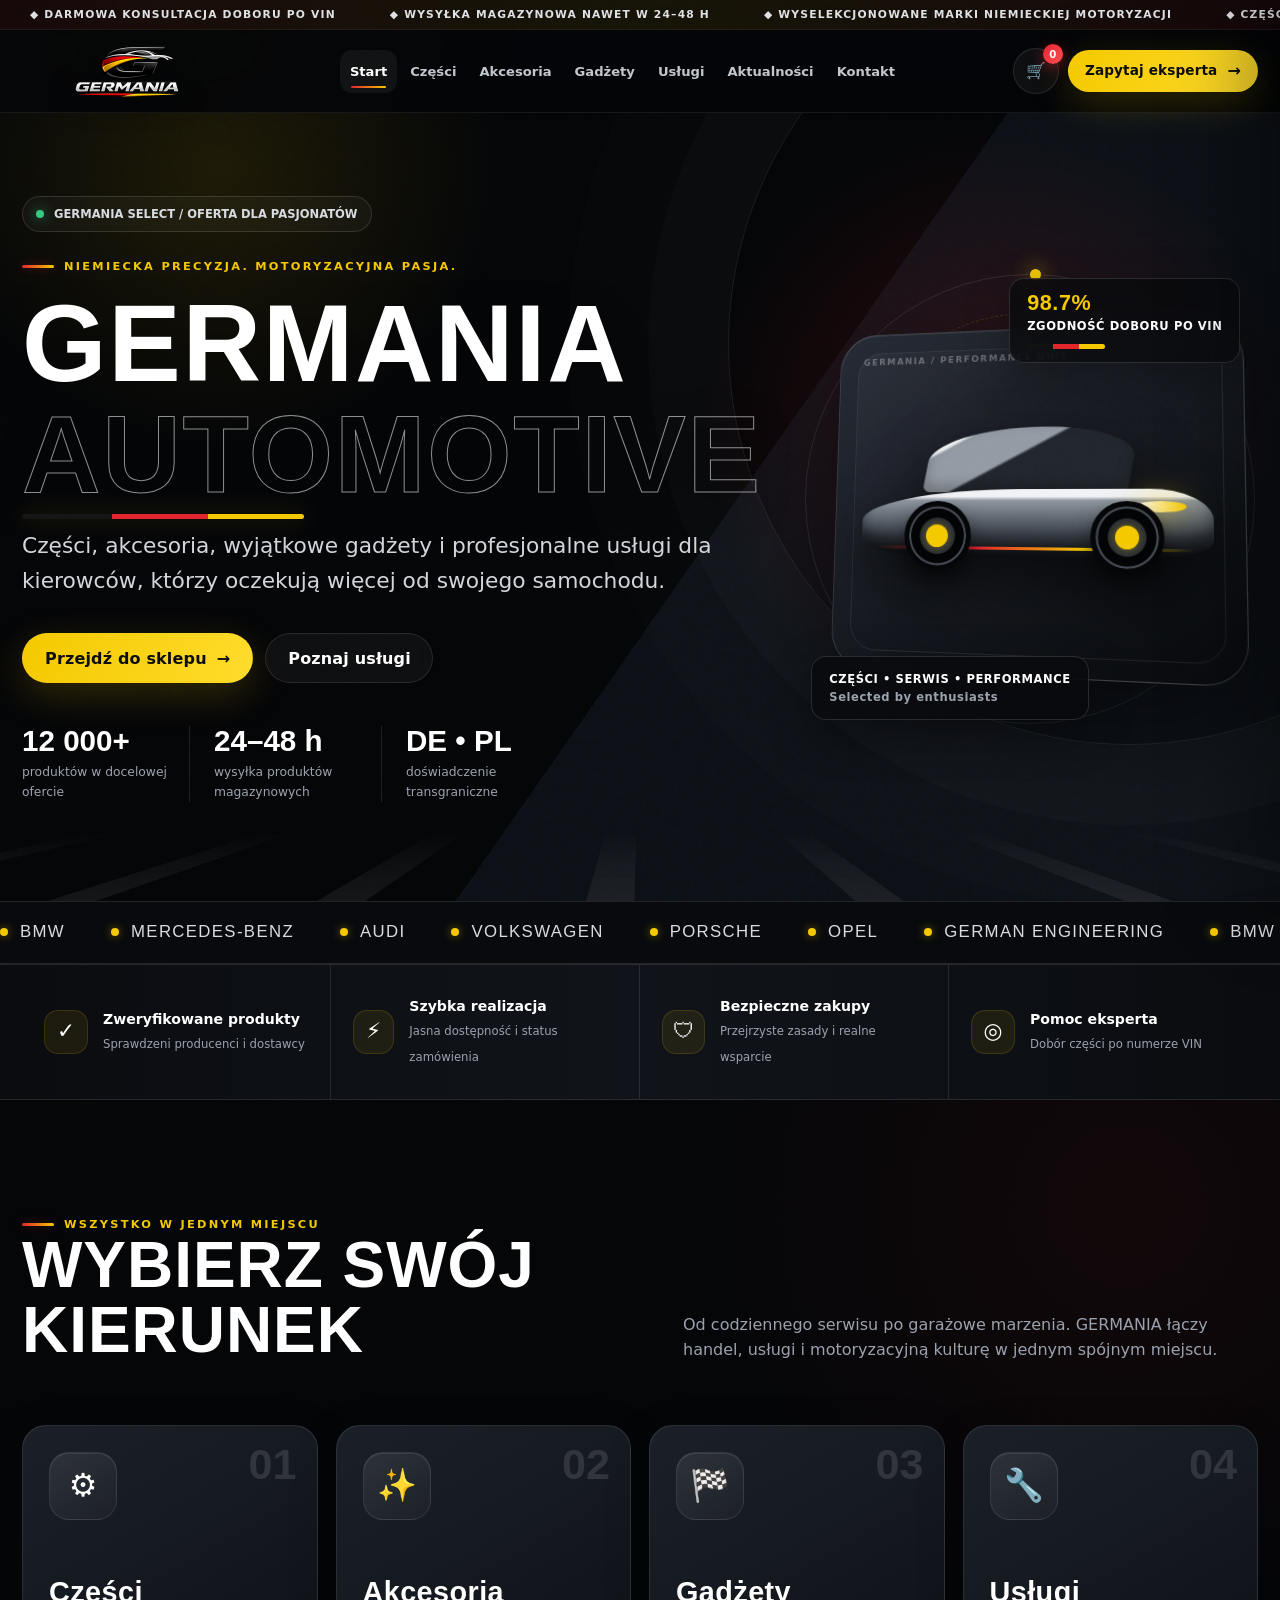
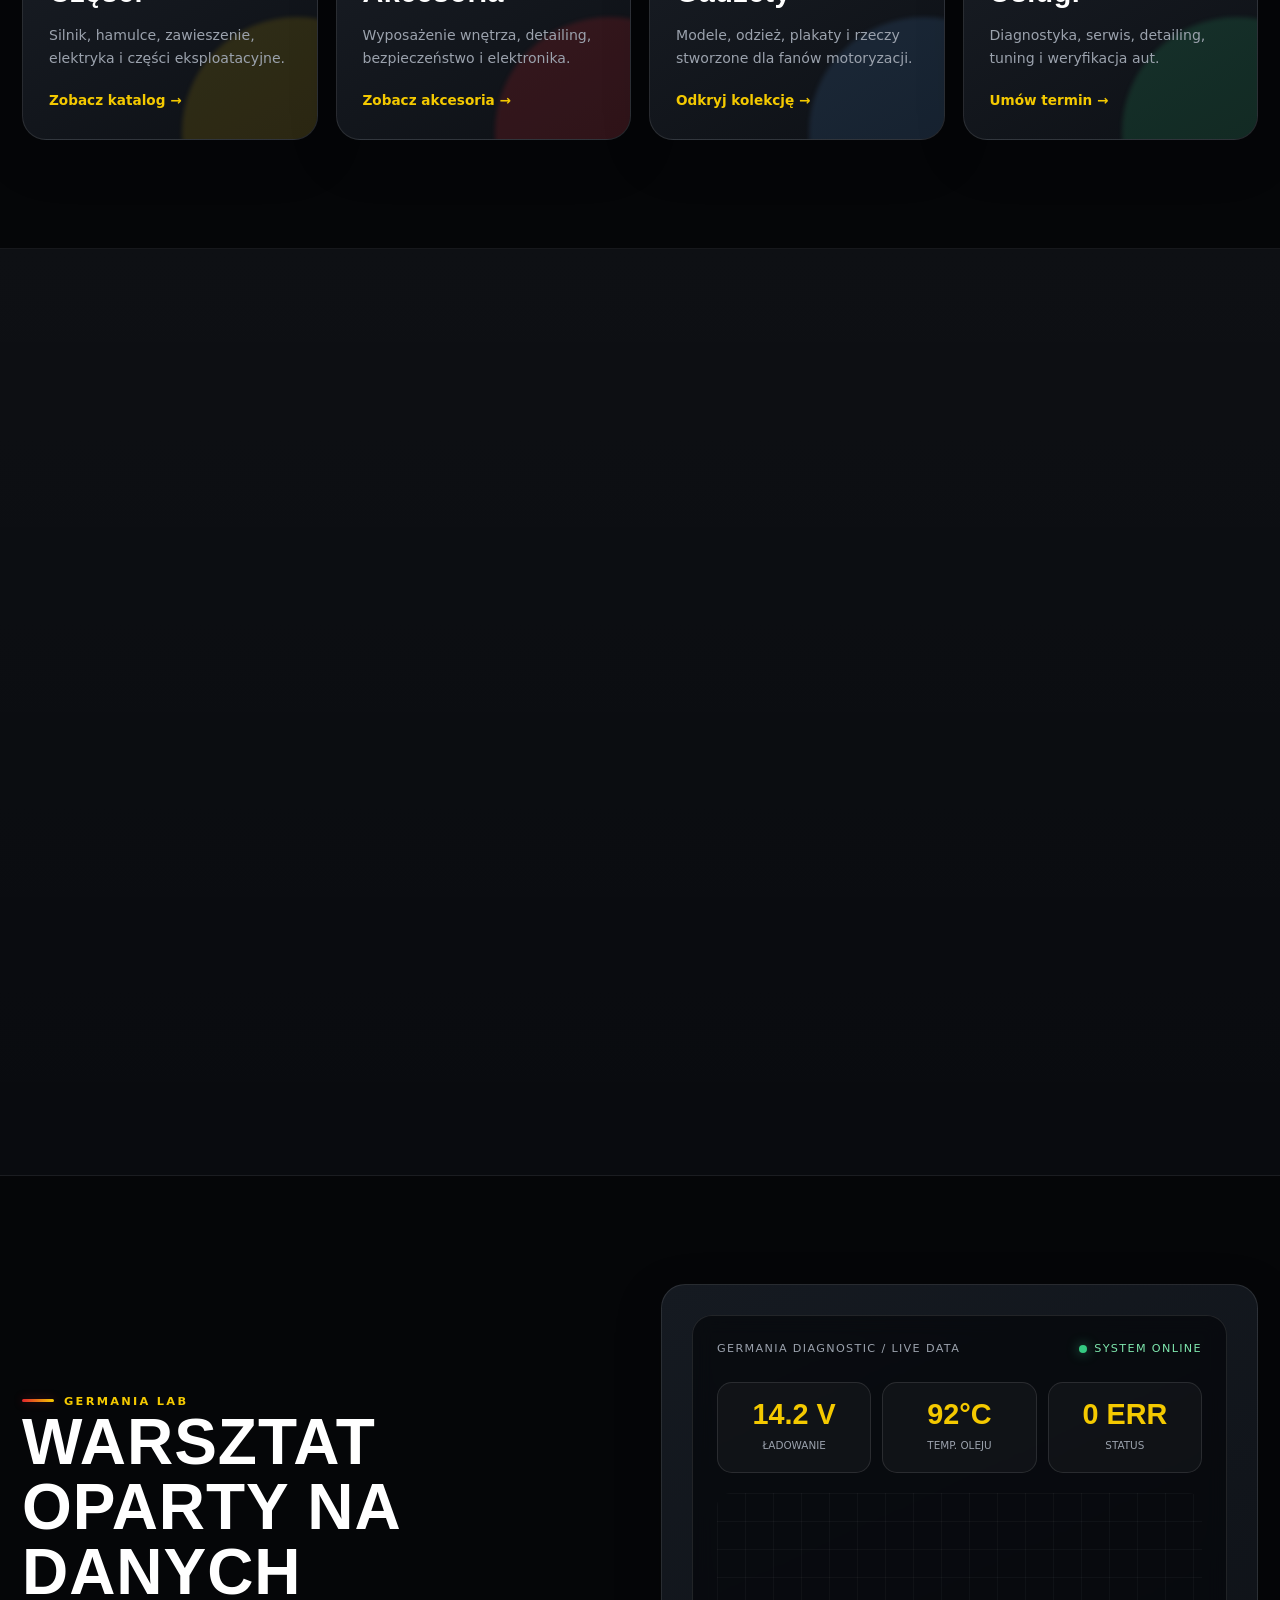
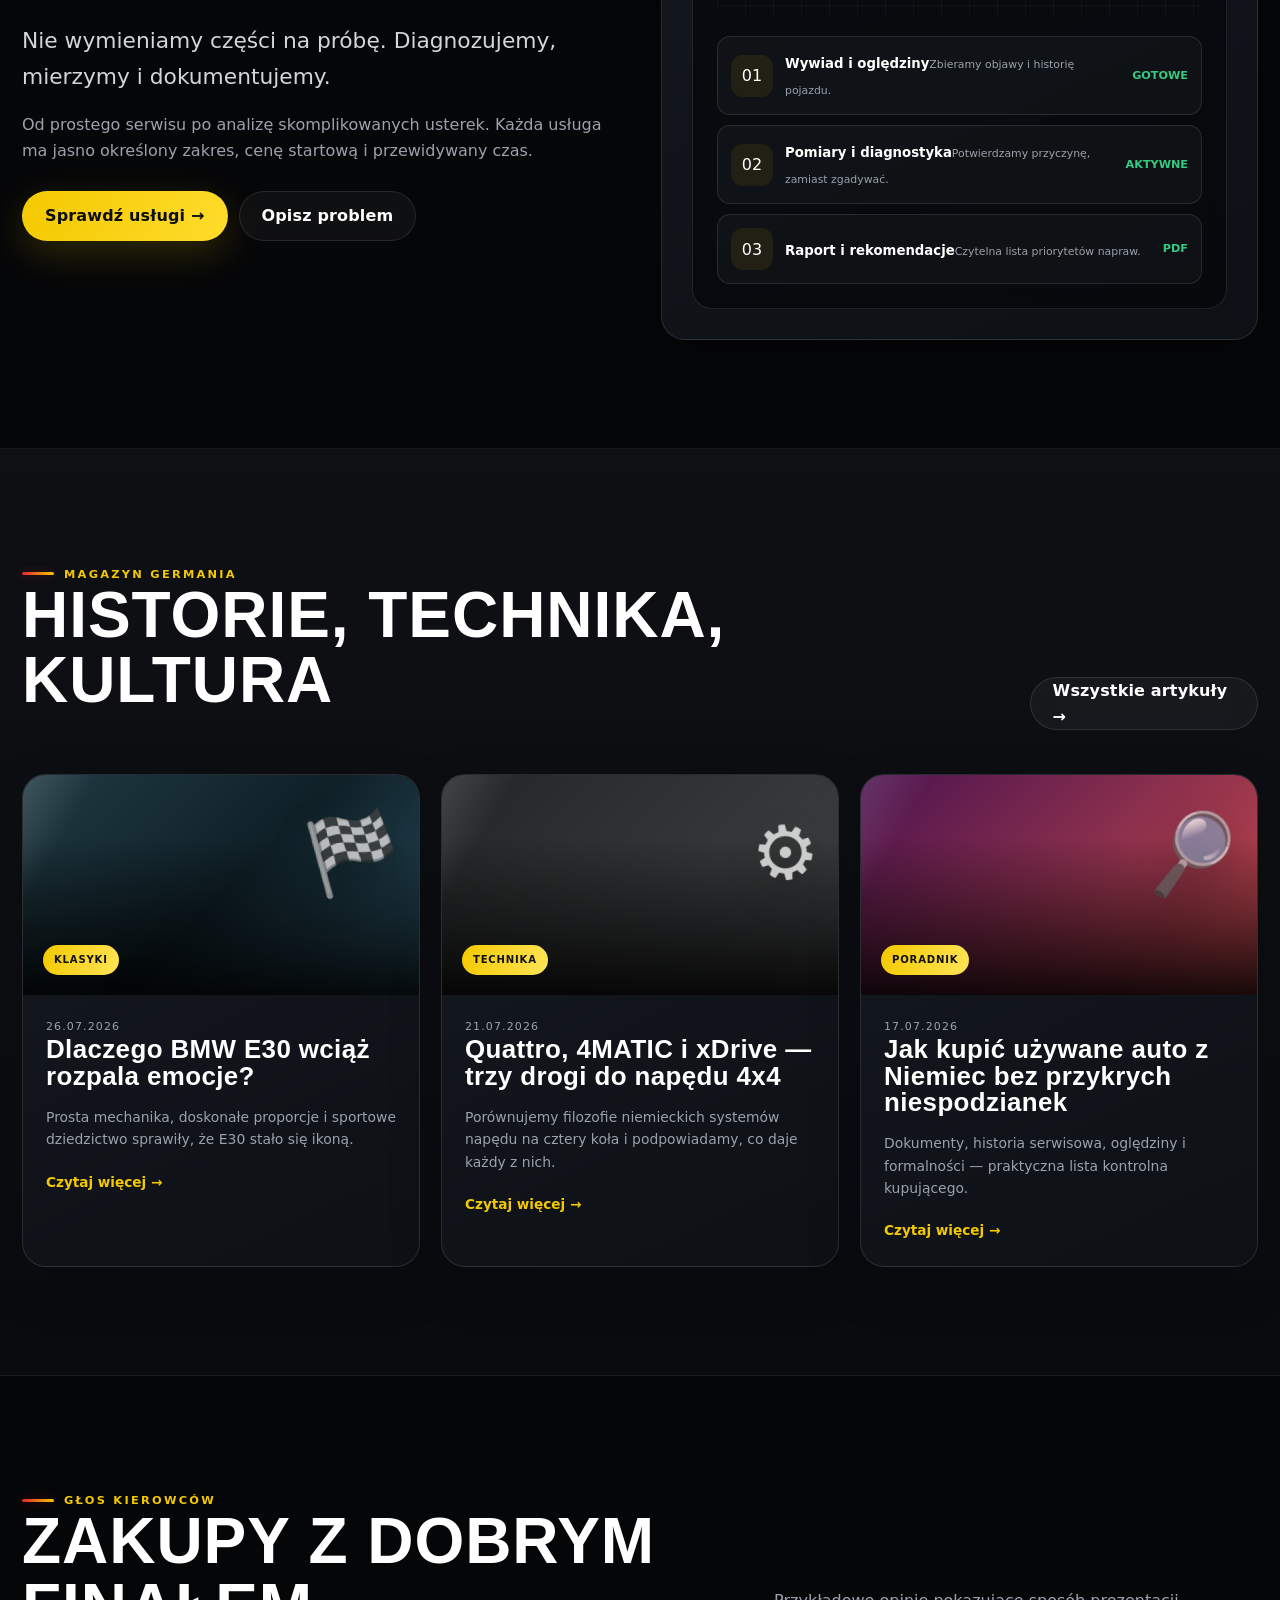
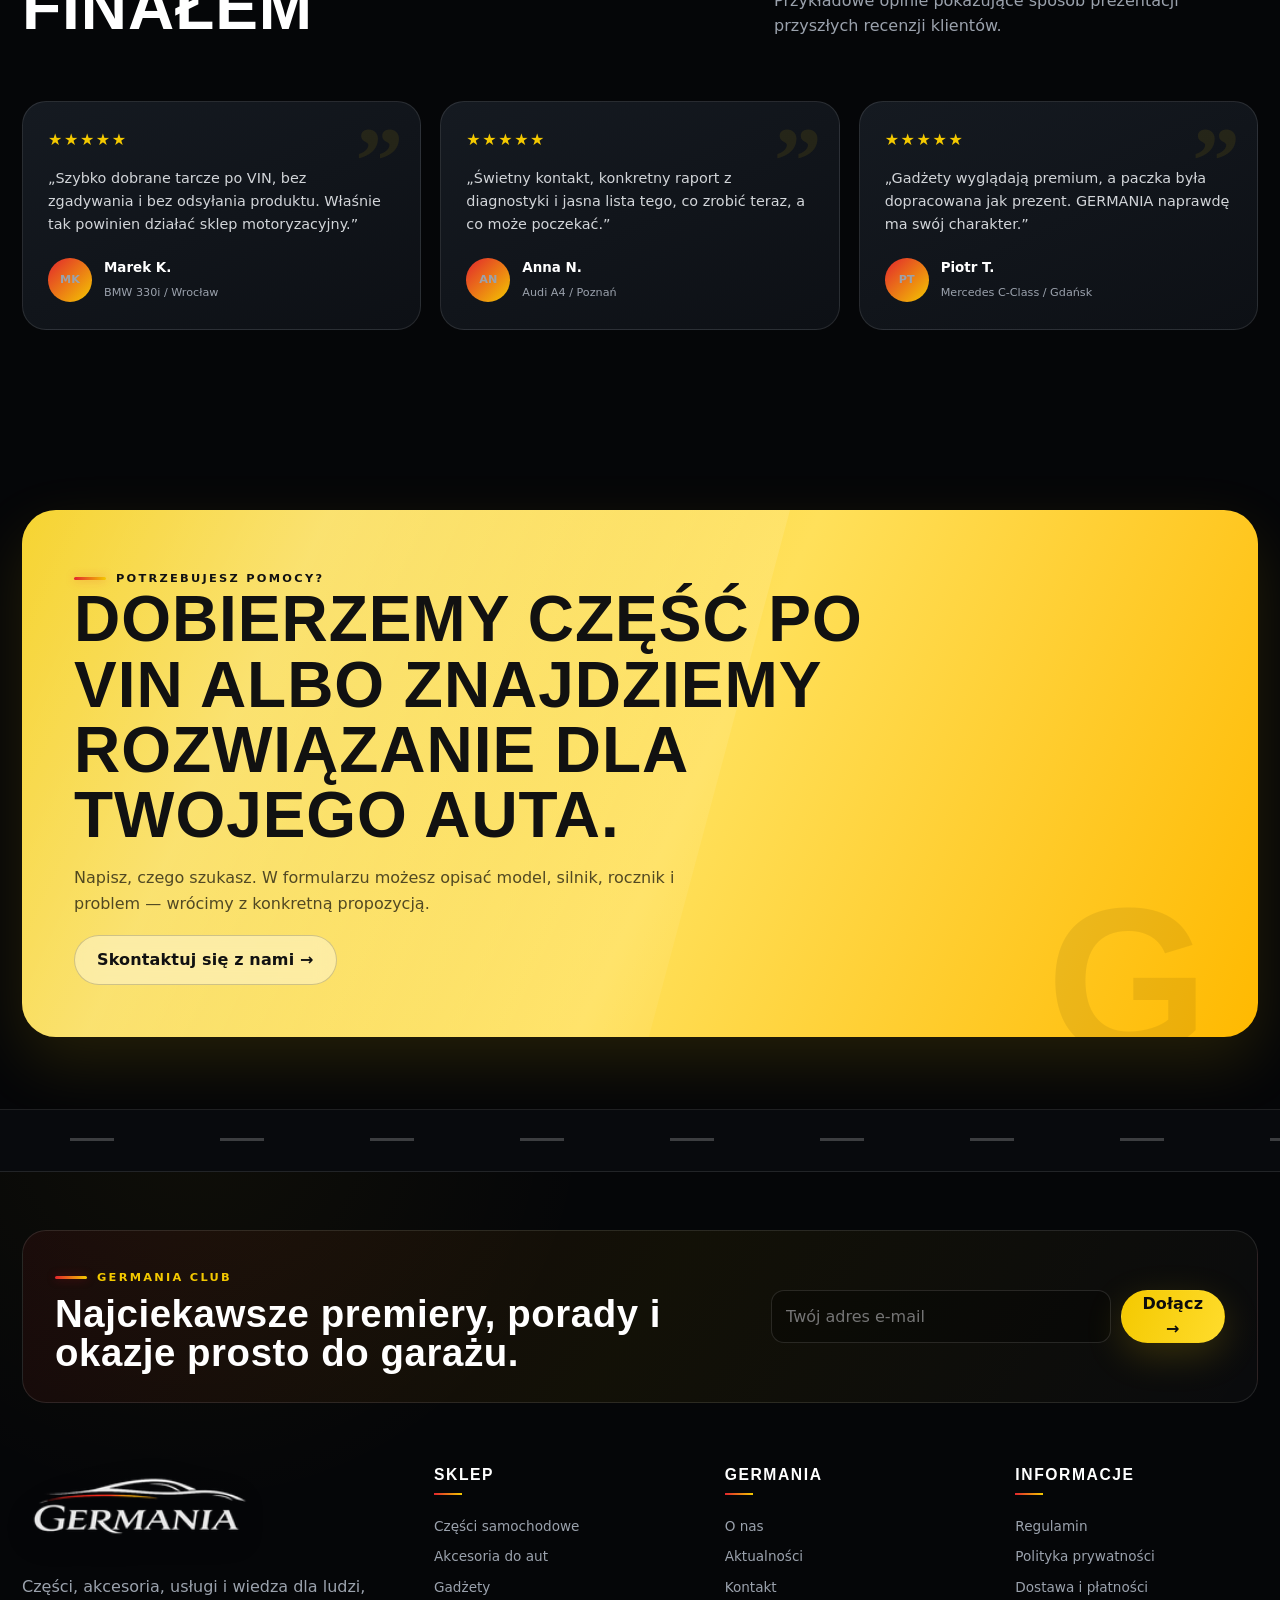
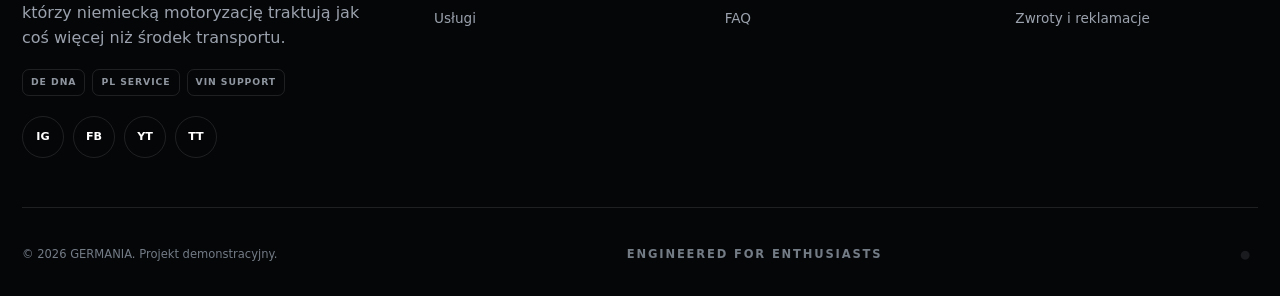
<file: index.html>
<!doctype html>
<html lang="pl">
<head>
  <meta charset="utf-8">
  <meta name="viewport" content="width=device-width,initial-scale=1">
  <meta name="description" content="GERMANIA — części, akcesoria, gadżety, usługi i aktualności ze świata niemieckiej motoryzacji.">
  <meta name="theme-color" content="#050608">
  <title>GERMANIA — Automotive Kultur</title>
  <link rel="icon" href="assets/images/favicon.png">
  <link rel="stylesheet" href="assets/css/styles.css">
</head>
<body data-page="home">
<div id="site-header"></div>
<main>
  <section class="hero">
    <div class="hero-road" aria-hidden="true"></div>
    <div class="container hero-grid">
      <div class="hero-copy reveal">
        <div class="hero-badge"><i></i> GERMANIA SELECT / OFERTA DLA PASJONATÓW</div>
        <span class="eyebrow">Niemiecka precyzja. Motoryzacyjna pasja.</span>
        <h1><span>GERMANIA</span><span class="outline">Automotive</span></h1>
        <p class="lead">Części, akcesoria, wyjątkowe gadżety i profesjonalne usługi dla kierowców, którzy oczekują więcej od swojego samochodu.</p>
        <div class="hero-actions">
          <a class="btn btn-primary" href="czesci.html">Przejdź do sklepu <b>→</b></a>
          <a class="btn btn-secondary" href="uslugi.html">Poznaj usługi</a>
        </div>
        <div class="hero-meta">
          <div class="metric"><strong data-count="12000" data-suffix="+">0</strong><span>produktów w docelowej ofercie</span></div>
          <div class="metric"><strong>24–48 h</strong><span>wysyłka produktów magazynowych</span></div>
          <div class="metric"><strong>DE • PL</strong><span>doświadczenie transgraniczne</span></div>
        </div>
      </div>
      <div class="car-stage reveal">
        <div class="performance-orbit" aria-hidden="true"><span class="orbit-dot"></span></div>
        <div class="car-card" aria-label="Stylizowana sylwetka niemieckiego samochodu">
          <div class="car-silhouette"><div class="car-roof"></div><div class="car-body"></div><div class="wheel left"></div><div class="wheel right"></div></div>
        </div>
        <div class="stage-tag one"><strong>98.7%</strong>ZGODNOŚĆ DOBORU PO VIN<div class="flag-line"><i></i><i></i><i></i></div></div>
        <div class="stage-tag two">CZĘŚCI • SERWIS • PERFORMANCE<br><span class="muted">Selected by enthusiasts</span></div>
      </div>
    </div>
  </section>

  <section class="speed-strip" aria-label="Kategorie GERMANIA">
    <div class="speed-track">
      <span>BMW</span><span>Mercedes-Benz</span><span>Audi</span><span>Volkswagen</span><span>Porsche</span><span>Opel</span><span>German Engineering</span>
      <span aria-hidden="true">BMW</span><span aria-hidden="true">Mercedes-Benz</span><span aria-hidden="true">Audi</span><span aria-hidden="true">Volkswagen</span><span aria-hidden="true">Porsche</span><span aria-hidden="true">Opel</span><span aria-hidden="true">German Engineering</span>
    </div>
  </section>

  <section class="feature-strip">
    <div class="container feature-grid stagger">
      <div class="feature-item"><span class="feature-icon">✓</span><div><b>Zweryfikowane produkty</b><span>Sprawdzeni producenci i dostawcy</span></div></div>
      <div class="feature-item"><span class="feature-icon">⚡</span><div><b>Szybka realizacja</b><span>Jasna dostępność i status zamówienia</span></div></div>
      <div class="feature-item"><span class="feature-icon">🛡</span><div><b>Bezpieczne zakupy</b><span>Przejrzyste zasady i realne wsparcie</span></div></div>
      <div class="feature-item"><span class="feature-icon">◎</span><div><b>Pomoc eksperta</b><span>Dobór części po numerze VIN</span></div></div>
    </div>
  </section>

  <section class="section">
    <div class="container">
      <div class="section-heading reveal">
        <div><span class="eyebrow">Wszystko w jednym miejscu</span><h2>Wybierz swój kierunek</h2></div>
        <p>Od codziennego serwisu po garażowe marzenia. GERMANIA łączy handel, usługi i motoryzacyjną kulturę w jednym spójnym miejscu.</p>
      </div>
      <div class="category-grid stagger">
        <a class="category-card" href="czesci.html"><span class="category-number">01</span><div class="category-icon">⚙️</div><h3>Części</h3><p>Silnik, hamulce, zawieszenie, elektryka i części eksploatacyjne.</p><span class="arrow-link">Zobacz katalog →</span></a>
        <a class="category-card" href="akcesoria.html" style="--glow:rgba(226,37,45,.16)"><span class="category-number">02</span><div class="category-icon">✨</div><h3>Akcesoria</h3><p>Wyposażenie wnętrza, detailing, bezpieczeństwo i elektronika.</p><span class="arrow-link">Zobacz akcesoria →</span></a>
        <a class="category-card" href="gadzety.html" style="--glow:rgba(84,139,210,.15)"><span class="category-number">03</span><div class="category-icon">🏁</div><h3>Gadżety</h3><p>Modele, odzież, plakaty i rzeczy stworzone dla fanów motoryzacji.</p><span class="arrow-link">Odkryj kolekcję →</span></a>
        <a class="category-card" href="uslugi.html" style="--glow:rgba(53,202,130,.14)"><span class="category-number">04</span><div class="category-icon">🔧</div><h3>Usługi</h3><p>Diagnostyka, serwis, detailing, tuning i weryfikacja aut.</p><span class="arrow-link">Umów termin →</span></a>
      </div>
    </div>
  </section>

  <section class="section section-dark">
    <div class="container">
      <div class="section-heading reveal"><div><span class="eyebrow">GERMANIA Select</span><h2>Popularne teraz</h2></div><a class="btn btn-secondary" href="czesci.html">Cały katalog →</a></div>
      <div class="card-grid stagger" id="featuredProducts"></div>
    </div>
  </section>

  <section class="section">
    <div class="container split">
      <div class="reveal">
        <span class="eyebrow">GERMANIA LAB</span><h2>Warsztat oparty na danych</h2>
        <p class="lead">Nie wymieniamy części na próbę. Diagnozujemy, mierzymy i dokumentujemy.</p>
        <p class="muted">Od prostego serwisu po analizę skomplikowanych usterek. Każda usługa ma jasno określony zakres, cenę startową i przewidywany czas.</p>
        <div style="display:flex;gap:11px;flex-wrap:wrap;margin-top:27px"><a class="btn btn-primary" href="uslugi.html">Sprawdź usługi →</a><a class="btn btn-secondary" href="kontakt.html">Opisz problem</a></div>
      </div>
      <div class="panel performance-panel reveal">
        <div class="diagnostic-screen">
          <div class="screen-head"><span>GERMANIA DIAGNOSTIC / LIVE DATA</span><span class="live-dot">SYSTEM ONLINE</span></div>
          <div class="gauge-row"><div class="gauge"><strong>14.2 V</strong><span>ŁADOWANIE</span></div><div class="gauge"><strong>92°C</strong><span>TEMP. OLEJU</span></div><div class="gauge"><strong>0 ERR</strong><span>STATUS</span></div></div>
          <div class="chart-lines" aria-hidden="true"><svg viewBox="0 0 500 120" preserveAspectRatio="none"><path d="M0 90 C50 88 70 40 120 62 S210 100 250 48 S330 25 370 62 S445 72 500 26"></path></svg></div>
          <div class="diagnostic-list">
            <div class="diagnostic-item"><i>01</i><div><b>Wywiad i oględziny</b><span>Zbieramy objawy i historię pojazdu.</span></div><em>GOTOWE</em></div>
            <div class="diagnostic-item"><i>02</i><div><b>Pomiary i diagnostyka</b><span>Potwierdzamy przyczynę, zamiast zgadywać.</span></div><em>AKTYWNE</em></div>
            <div class="diagnostic-item"><i>03</i><div><b>Raport i rekomendacje</b><span>Czytelna lista priorytetów napraw.</span></div><em>PDF</em></div>
          </div>
        </div>
      </div>
    </div>
  </section>

  <section class="section section-dark">
    <div class="container">
      <div class="section-heading reveal"><div><span class="eyebrow">Magazyn GERMANIA</span><h2>Historie, technika, kultura</h2></div><a class="btn btn-secondary" href="aktualnosci.html">Wszystkie artykuły →</a></div>
      <div class="news-grid stagger" id="featuredNews"></div>
    </div>
  </section>

  <section class="section">
    <div class="container">
      <div class="section-heading reveal"><div><span class="eyebrow">Głos kierowców</span><h2>Zakupy z dobrym finałem</h2></div><p>Przykładowe opinie pokazujące sposób prezentacji przyszłych recenzji klientów.</p></div>
      <div class="testimonial-grid stagger">
        <article class="testimonial-card glow-card"><div class="testimonial-stars">★★★★★</div><p>„Szybko dobrane tarcze po VIN, bez zgadywania i bez odsyłania produktu. Właśnie tak powinien działać sklep motoryzacyjny.”</p><div class="testimonial-author"><span class="testimonial-avatar">MK</span><div><b>Marek K.</b><span>BMW 330i / Wrocław</span></div></div></article>
        <article class="testimonial-card glow-card"><div class="testimonial-stars">★★★★★</div><p>„Świetny kontakt, konkretny raport z diagnostyki i jasna lista tego, co zrobić teraz, a co może poczekać.”</p><div class="testimonial-author"><span class="testimonial-avatar">AN</span><div><b>Anna N.</b><span>Audi A4 / Poznań</span></div></div></article>
        <article class="testimonial-card glow-card"><div class="testimonial-stars">★★★★★</div><p>„Gadżety wyglądają premium, a paczka była dopracowana jak prezent. GERMANIA naprawdę ma swój charakter.”</p><div class="testimonial-author"><span class="testimonial-avatar">PT</span><div><b>Piotr T.</b><span>Mercedes C-Class / Gdańsk</span></div></div></article>
      </div>
    </div>
  </section>

  <section class="section-tight">
    <div class="container">
      <div class="cta-box reveal"><span class="eyebrow" style="color:#111">Potrzebujesz pomocy?</span><h2>Dobierzemy część po VIN albo znajdziemy rozwiązanie dla Twojego auta.</h2><p>Napisz, czego szukasz. W formularzu możesz opisać model, silnik, rocznik i problem — wrócimy z konkretną propozycją.</p><a class="btn btn-secondary" href="kontakt.html">Skontaktuj się z nami →</a></div>
    </div>
  </section>
</main>
<div id="site-footer"></div>
<script src="assets/js/data.js"></script><script src="assets/js/main.js"></script>
<script>
  const fp = document.getElementById('featuredProducts');
  const items = GERMANIA_UTILS.getProducts().filter(x=>x.group!=='services').slice(0,3);
  fp.innerHTML = items.map(item=>`<article class="product-card"><div class="product-visual"><span class="product-badge ${String(item.badge||'').toLowerCase().includes('promoc')?'sale':''}">${item.badge||'Polecane'}</span><button class="product-favorite" aria-label="Dodaj do ulubionych">♡</button><span class="emoji">${item.icon}</span></div><div class="product-body"><div class="product-meta"><span>${item.brand}</span><span>•</span><span>${item.category}</span></div><h3>${item.name}</h3><p class="product-description">${item.description}</p><div class="product-benefits"><span>✓ Sprawdzona jakość</span><span>VIN support</span></div><div class="stock">Na stanie: ${item.stock} szt.</div><div class="price-row"><div class="price">${item.oldPrice?`<del>${GERMANIA_UTILS.formatPrice(item.oldPrice)}</del>`:''}<strong>${GERMANIA_UTILS.formatPrice(item.price)}</strong></div><button class="btn btn-primary btn-small" data-add-cart="${item.id}">Do koszyka</button></div></div></article>`).join('');
  const fn = document.getElementById('featuredNews');
  fn.innerHTML = GERMANIA_UTILS.getNews().slice(0,3).map(n=>`<article class="news-card"><div class="news-cover" style="--cover:${n.cover}"><span class="news-icon">${n.icon}</span><span class="news-category">${n.category}</span></div><div class="news-content"><div class="news-date">${new Intl.DateTimeFormat('pl-PL').format(new Date(n.date))}</div><h3>${n.title}</h3><p>${n.lead}</p><a class="arrow-link" href="aktualnosci.html">Czytaj więcej →</a></div></article>`).join('');
  GERMANIA_UTILS.enhance?.();
</script>
</body></html>
</file>
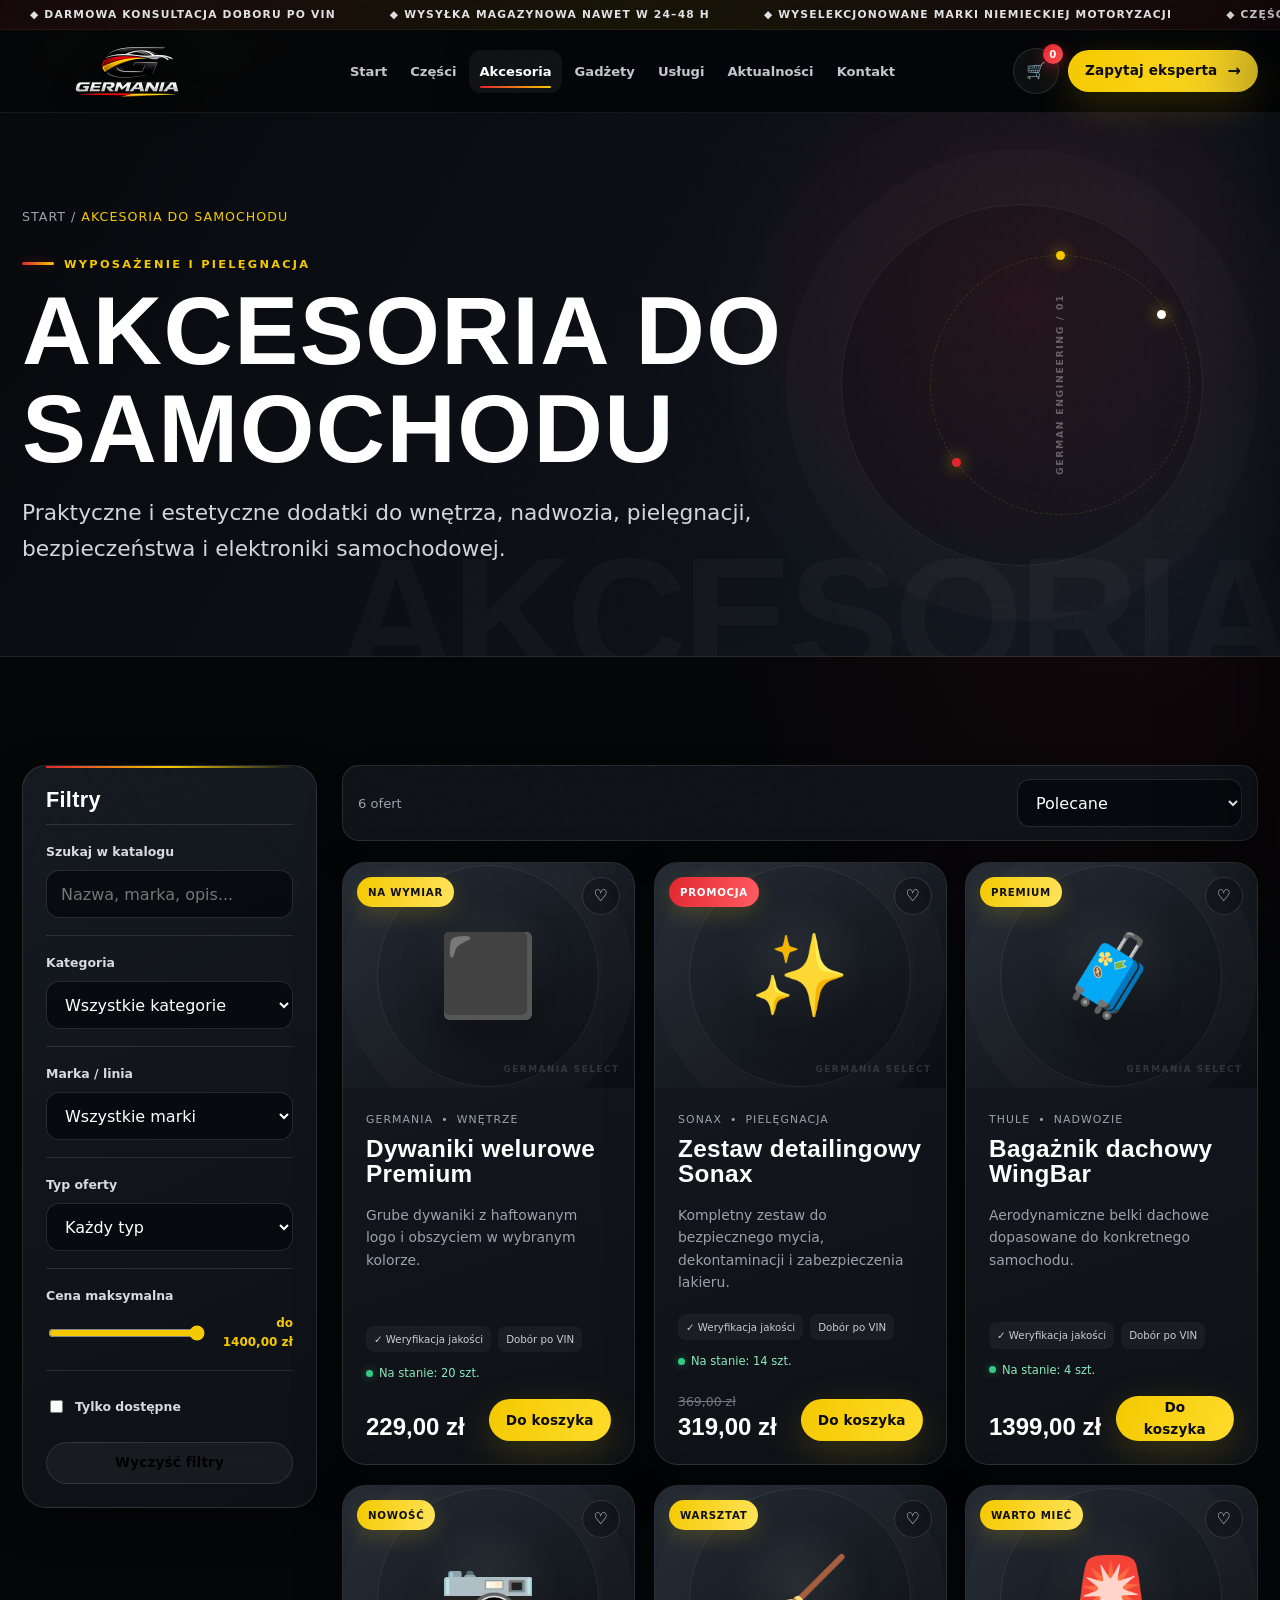
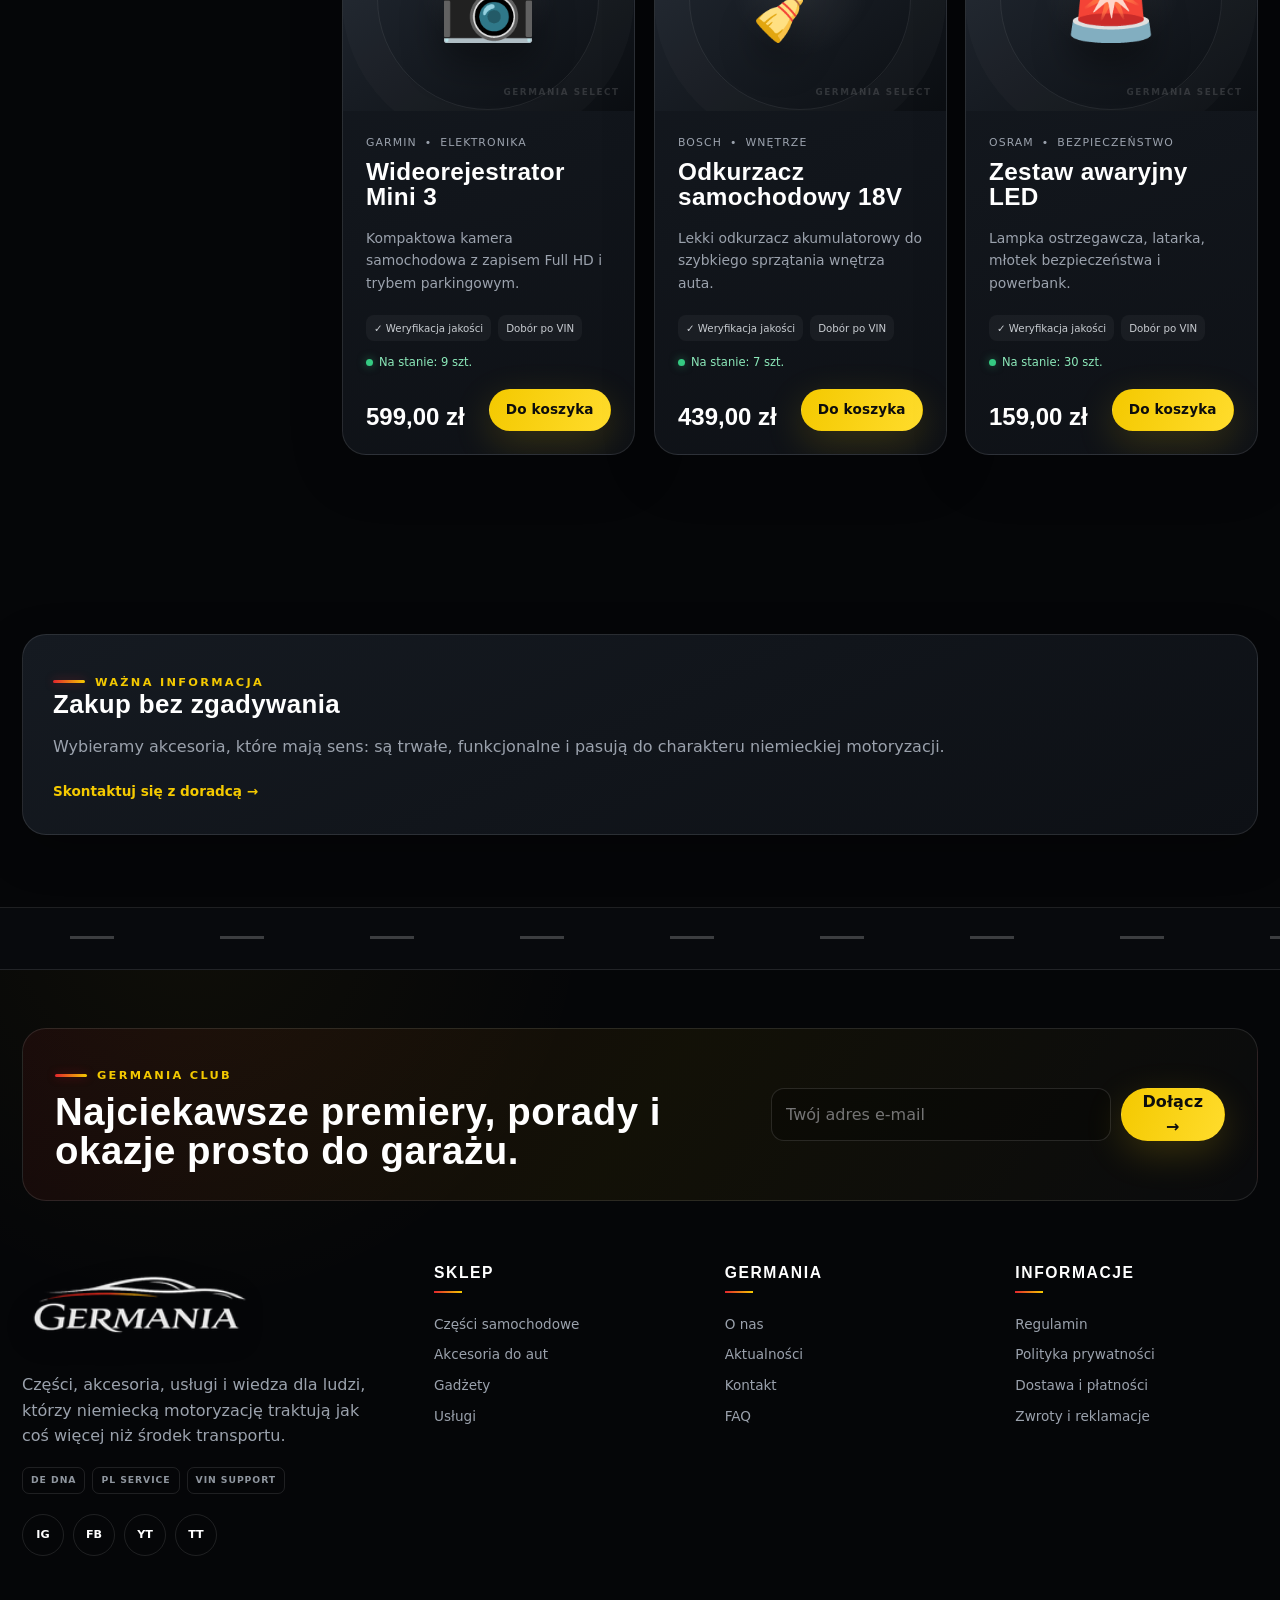
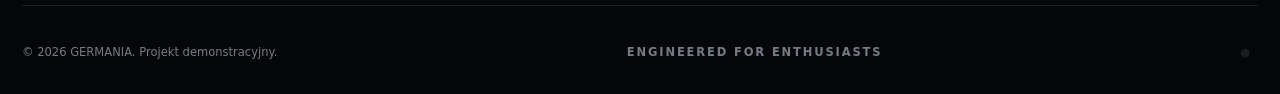
<file: akcesoria.html>
<!doctype html>
<html lang="pl"><head><meta charset="utf-8"><meta name="viewport" content="width=device-width,initial-scale=1"><meta name="description" content="GERMANIA — akcesoria do samochodu."><meta name="theme-color" content="#050608"><title>Akcesoria do samochodu | GERMANIA</title><link rel="icon" href="assets/images/favicon.png"><link rel="stylesheet" href="assets/css/styles.css"></head>
<body data-page="accessories" data-catalog="accessories">
<div id="site-header"></div>
<main>
<section class="page-hero" data-word="AKCESORIA"><div class="container"><div class="breadcrumbs"><a href="index.html">Start</a> / <span>Akcesoria do samochodu</span></div><span class="eyebrow">Wyposażenie i pielęgnacja</span><h1>Akcesoria do samochodu</h1><p class="lead">Praktyczne i estetyczne dodatki do wnętrza, nadwozia, pielęgnacji, bezpieczeństwa i elektroniki samochodowej.</p></div></section>
<section class="section"><div class="container">
<div class="filter-shell">
<aside class="filters" id="filters"><h3>Filtry <button class="icon-btn mobile-filter-button" data-filter-toggle aria-label="Zamknij filtry">✕</button></h3>
<div class="filter-group"><label for="filterSearch">Szukaj w katalogu</label><input class="input" id="filterSearch" placeholder="Nazwa, marka, opis..."></div>
<div class="filter-group"><label for="filterCategory">Kategoria</label><select class="select" id="filterCategory"></select></div>
<div class="filter-group"><label for="filterBrand">Marka / linia</label><select class="select" id="filterBrand"></select></div>
<div class="filter-group"><label for="filterCondition">Typ oferty</label><select class="select" id="filterCondition"></select></div>
<div class="filter-group"><label for="filterPrice">Cena maksymalna</label><div class="range-row"><input class="range" type="range" min="0" step="50" id="filterPrice"><output id="priceOutput"></output></div></div>
<div class="filter-group"><label class="check-row"><input type="checkbox" id="filterAvailability"> Tylko dostępne</label></div>
<button class="btn btn-secondary btn-small" style="width:100%" id="clearFilters">Wyczyść filtry</button>
</aside>
<div class="catalog-area">
<div class="catalog-toolbar"><div><button class="btn btn-secondary btn-small mobile-filter-button" data-filter-toggle>☰ Filtry</button><div class="result-count" id="resultCount"></div></div><div class="toolbar-controls"><select class="select" id="sortCatalog"><option value="featured">Polecane</option><option value="price-asc">Cena: rosnąco</option><option value="price-desc">Cena: malejąco</option><option value="name">Nazwa A–Z</option><option value="stock">Dostępność</option></select></div></div>
<div class="catalog-grid" id="catalogGrid"></div>
</div></div>
</div></section>
<section class="section-tight"><div class="container"><div class="panel reveal"><span class="eyebrow">Ważna informacja</span><h3>Zakup bez zgadywania</h3><p class="muted">Wybieramy akcesoria, które mają sens: są trwałe, funkcjonalne i pasują do charakteru niemieckiej motoryzacji.</p><a class="arrow-link" href="kontakt.html">Skontaktuj się z doradcą →</a></div></div></section>
</main><div id="site-footer"></div>
<script src="assets/js/data.js"></script><script src="assets/js/main.js"></script><script src="assets/js/catalog.js"></script>
</body></html>
</file>
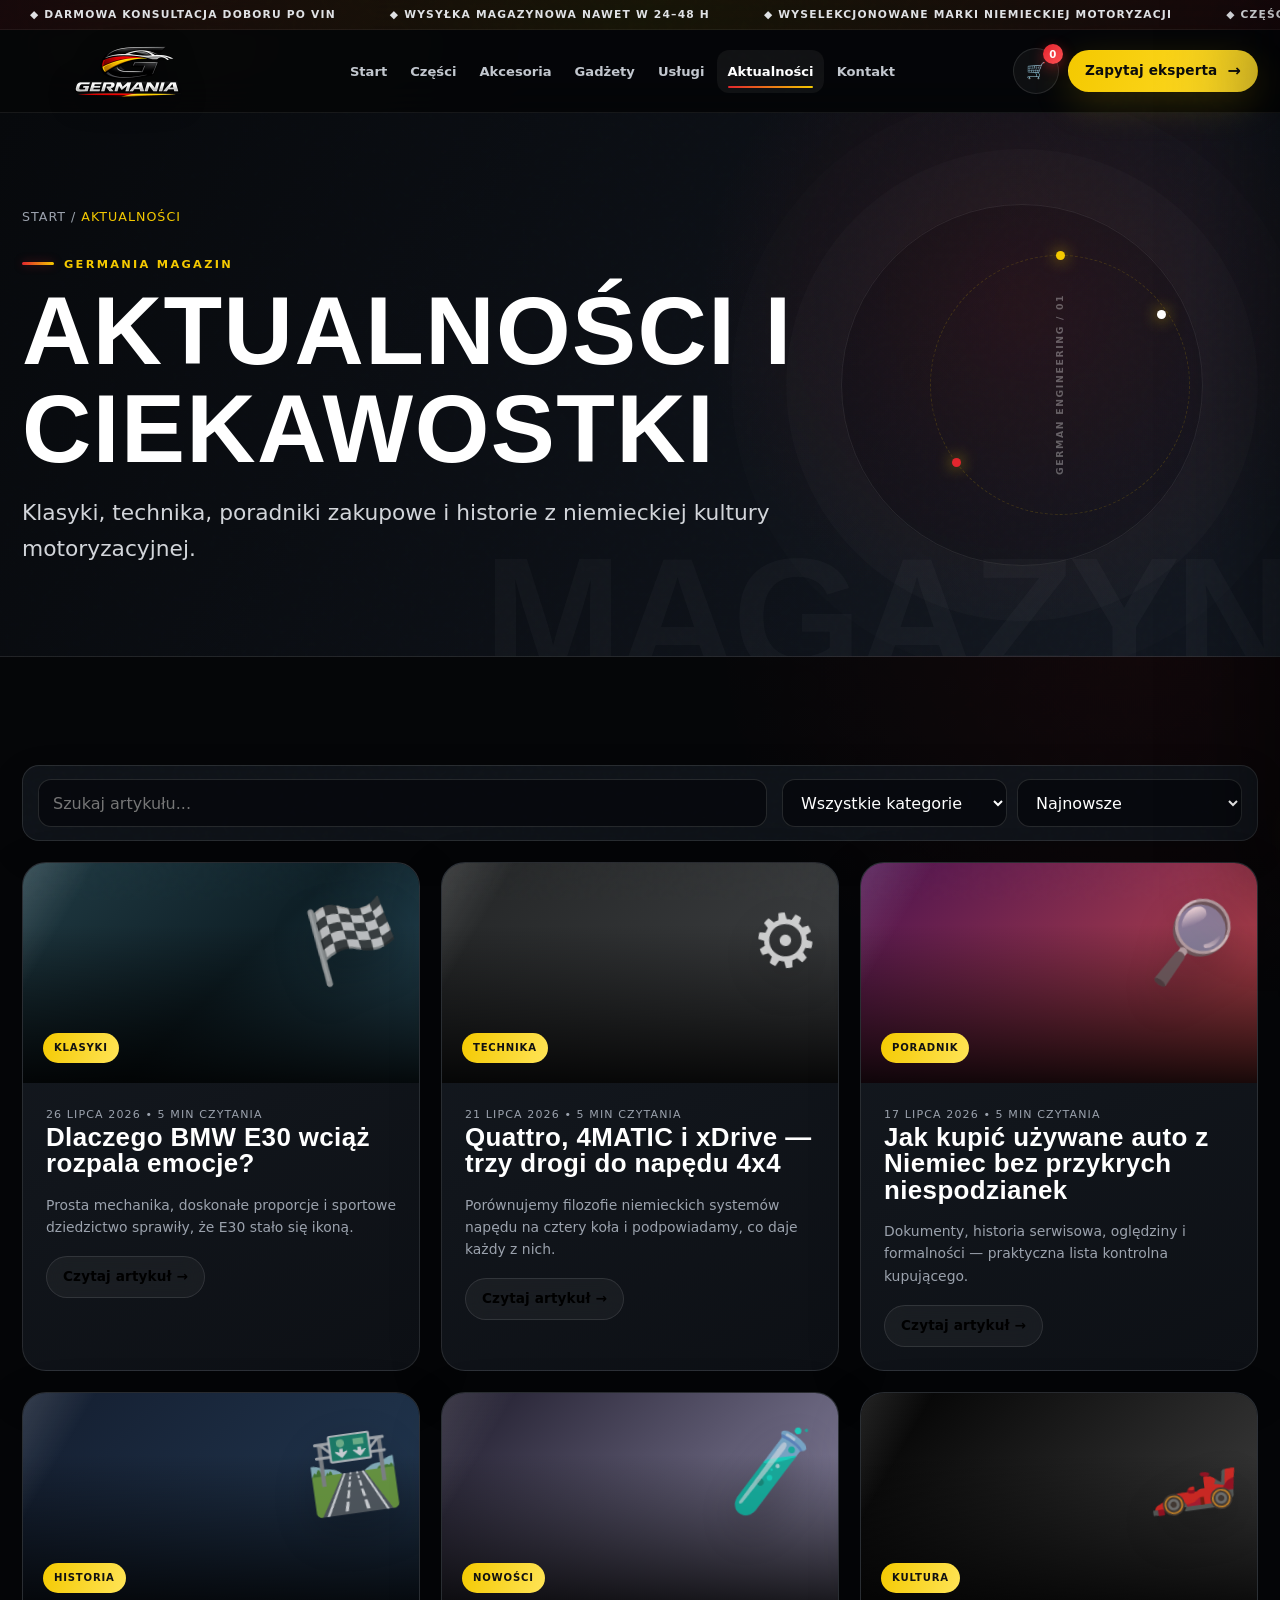
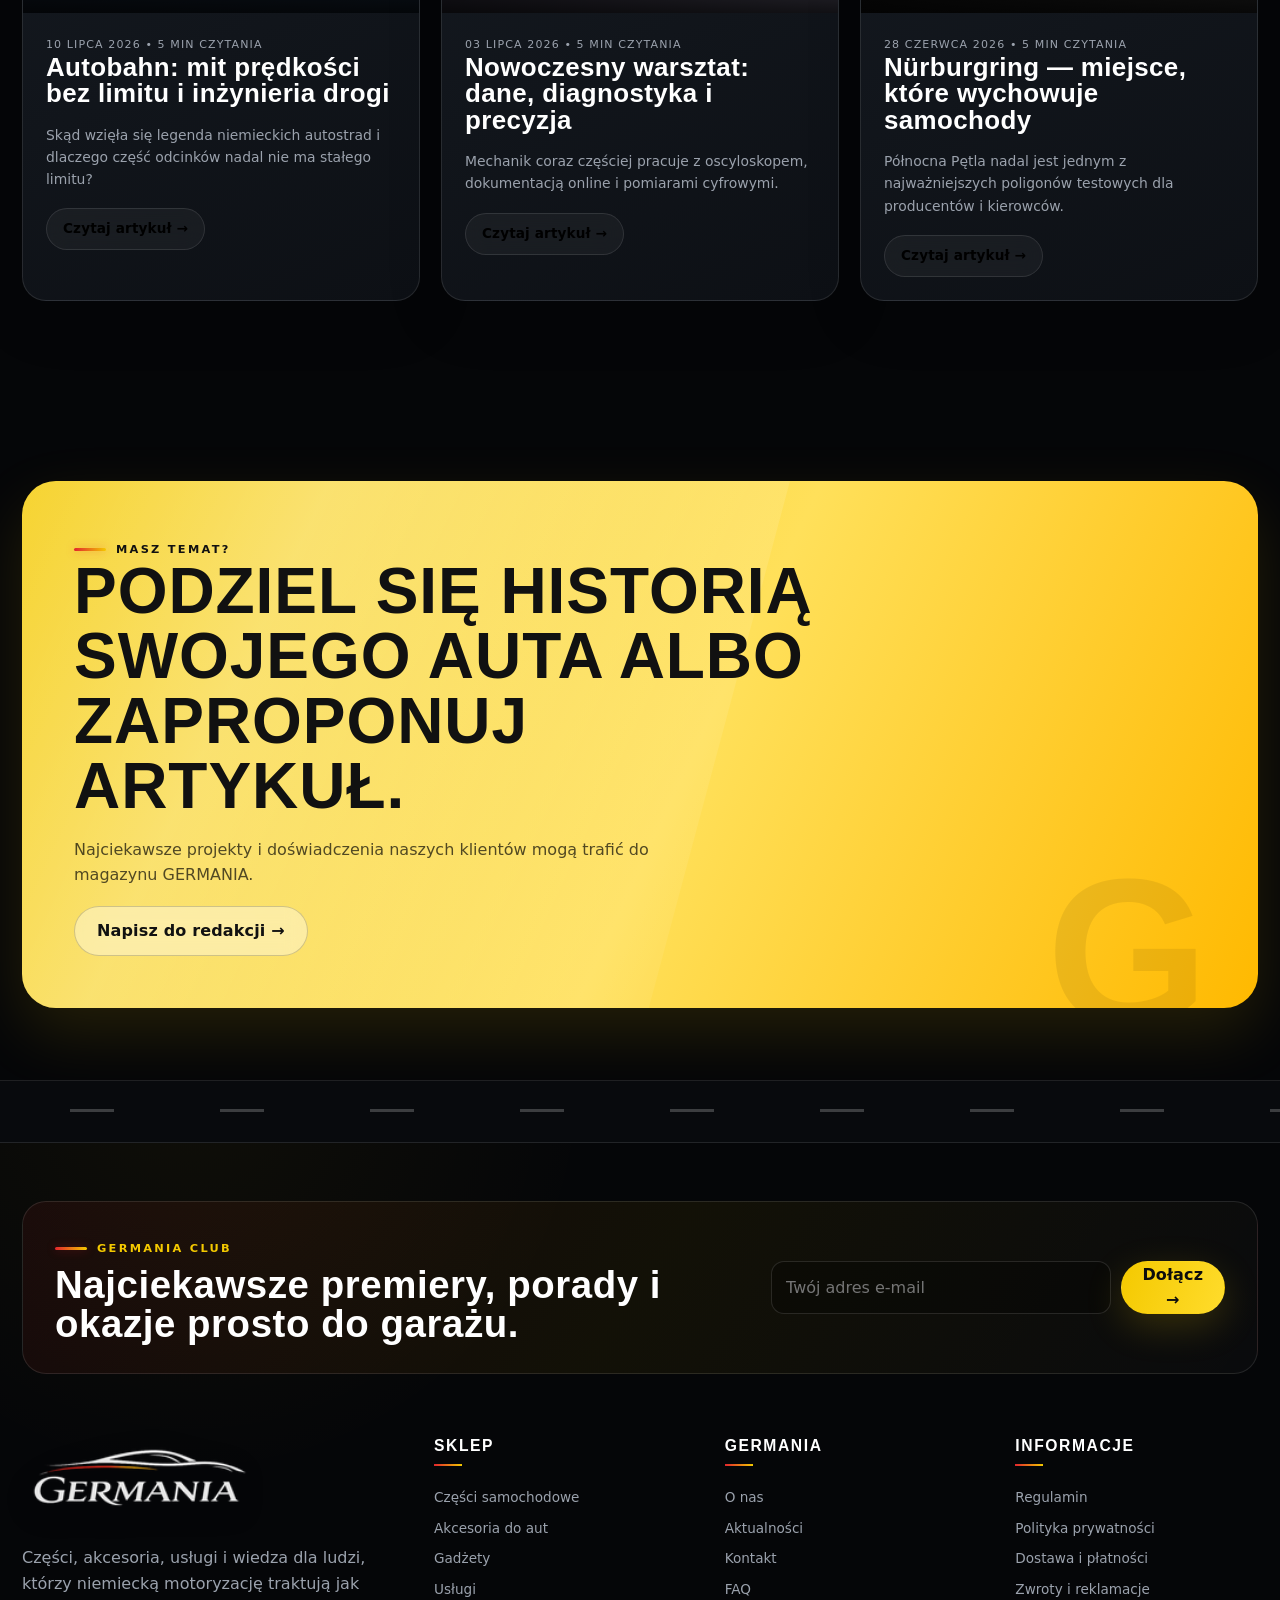
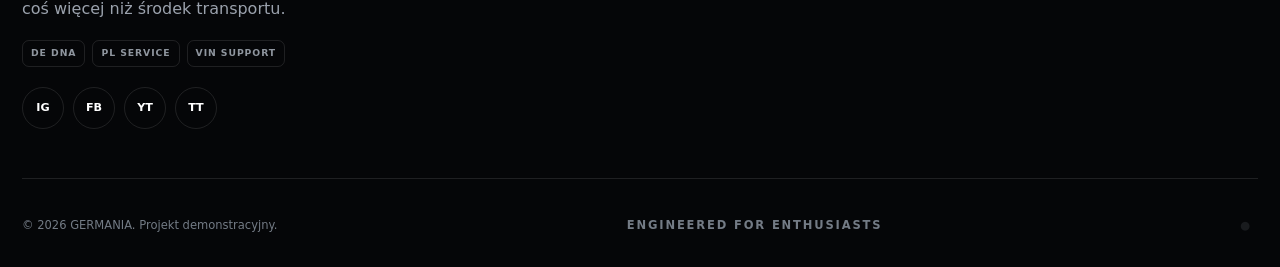
<file: aktualnosci.html>
<!doctype html>
<html lang="pl"><head><meta charset="utf-8"><meta name="viewport" content="width=device-width,initial-scale=1"><meta name="description" content="Aktualności, poradniki i ciekawostki o niemieckiej motoryzacji."><meta name="theme-color" content="#050608"><title>Aktualności | GERMANIA</title><link rel="icon" href="assets/images/favicon.png"><link rel="stylesheet" href="assets/css/styles.css"></head>
<body data-page="news">
<div id="site-header"></div>
<main>
<section class="page-hero" data-word="MAGAZYN"><div class="container"><div class="breadcrumbs"><a href="index.html">Start</a> / <span>Aktualności</span></div><span class="eyebrow">GERMANIA Magazin</span><h1>Aktualności i ciekawostki</h1><p class="lead">Klasyki, technika, poradniki zakupowe i historie z niemieckiej kultury motoryzacyjnej.</p></div></section>
<section class="section"><div class="container">
<div class="catalog-toolbar reveal"><div style="flex:1"><input class="input" id="newsSearch" placeholder="Szukaj artykułu..."></div><div class="toolbar-controls"><select class="select" id="newsCategory"></select><select class="select" id="newsSort"><option value="newest">Najnowsze</option><option value="oldest">Najstarsze</option></select></div></div>
<div class="news-grid reveal" id="newsGrid"></div>
</div></section>
<section class="section-tight"><div class="container"><div class="cta-box reveal"><span class="eyebrow" style="color:#111">Masz temat?</span><h2>Podziel się historią swojego auta albo zaproponuj artykuł.</h2><p>Najciekawsze projekty i doświadczenia naszych klientów mogą trafić do magazynu GERMANIA.</p><a class="btn btn-secondary" href="kontakt.html?temat=propozycja-artykulu">Napisz do redakcji →</a></div></div></section>
</main><div id="site-footer"></div>
<div class="article-modal" id="articleModal"><button class="icon-btn modal-close" data-close-article aria-label="Zamknij">✕</button><article class="article-shell" id="articleModalInner"></article></div>
<script src="assets/js/data.js"></script><script src="assets/js/main.js"></script><script src="assets/js/news.js"></script>
</body></html>
</file>
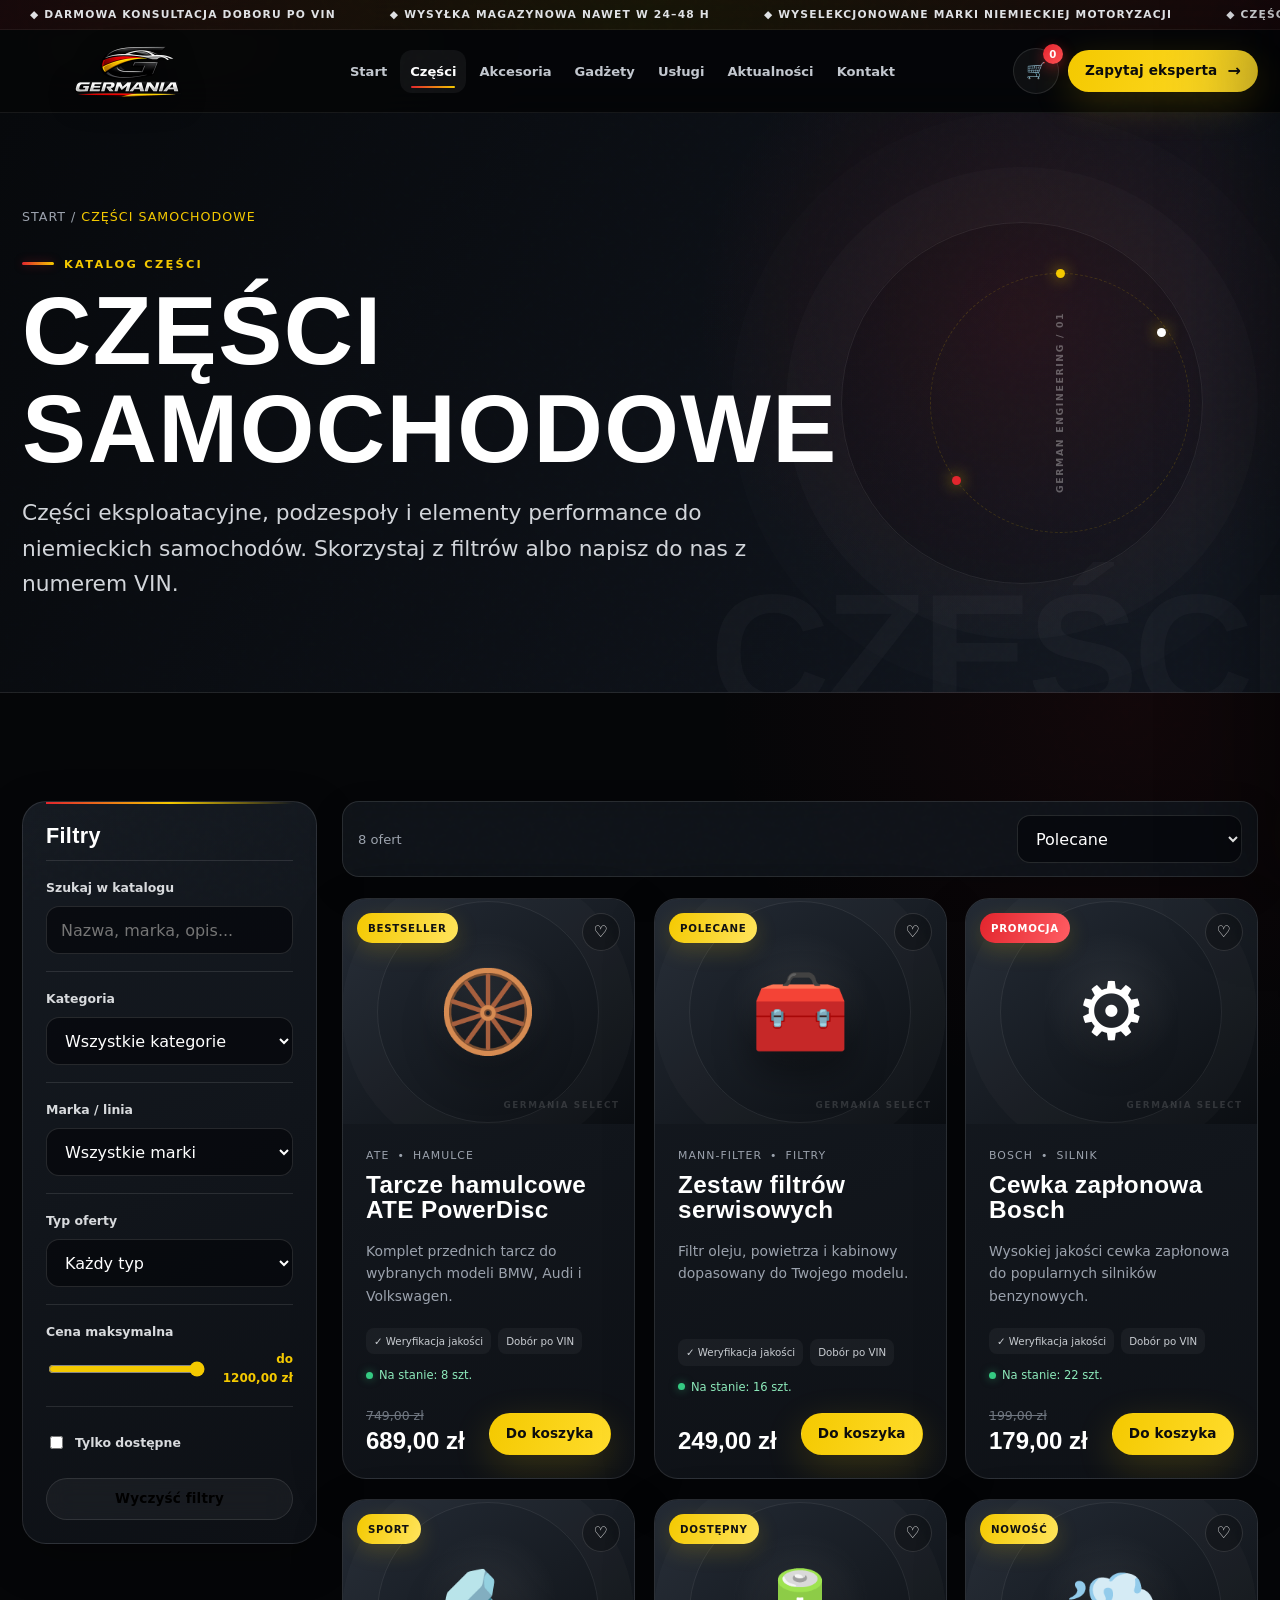
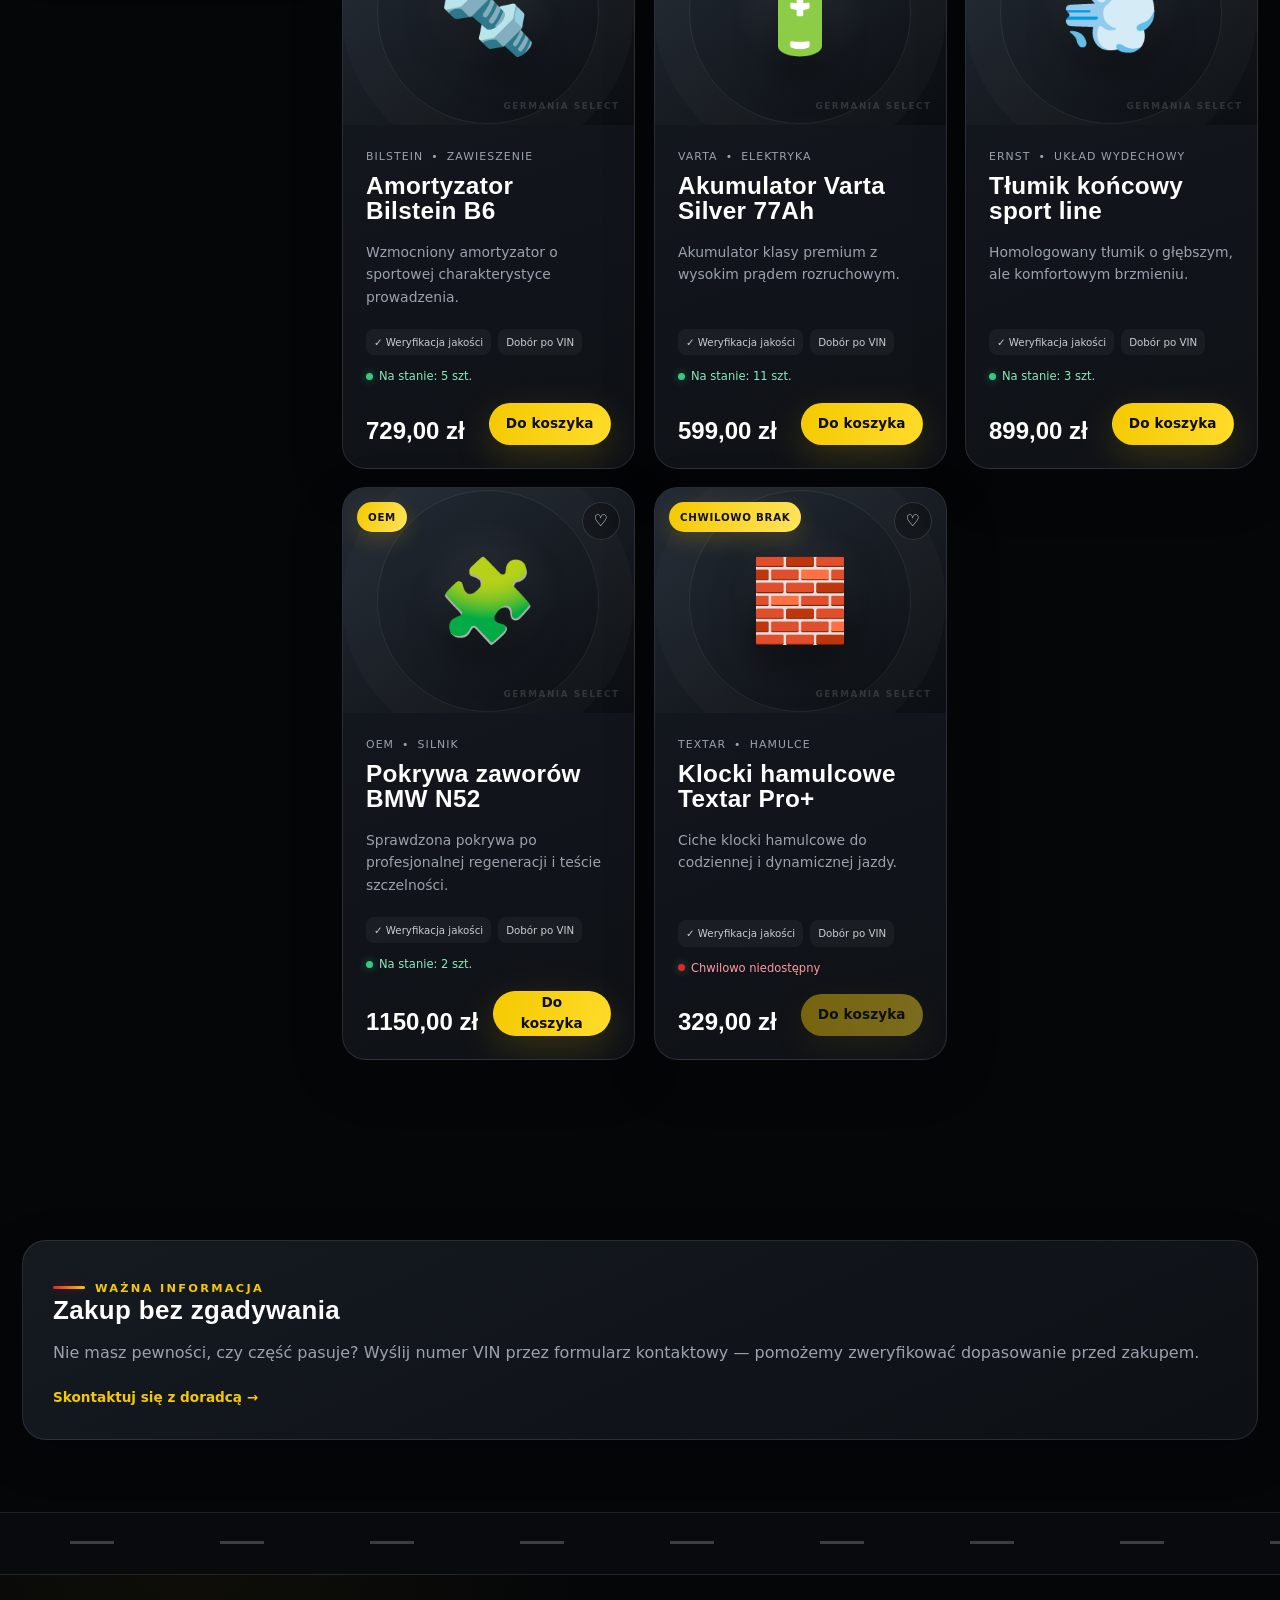
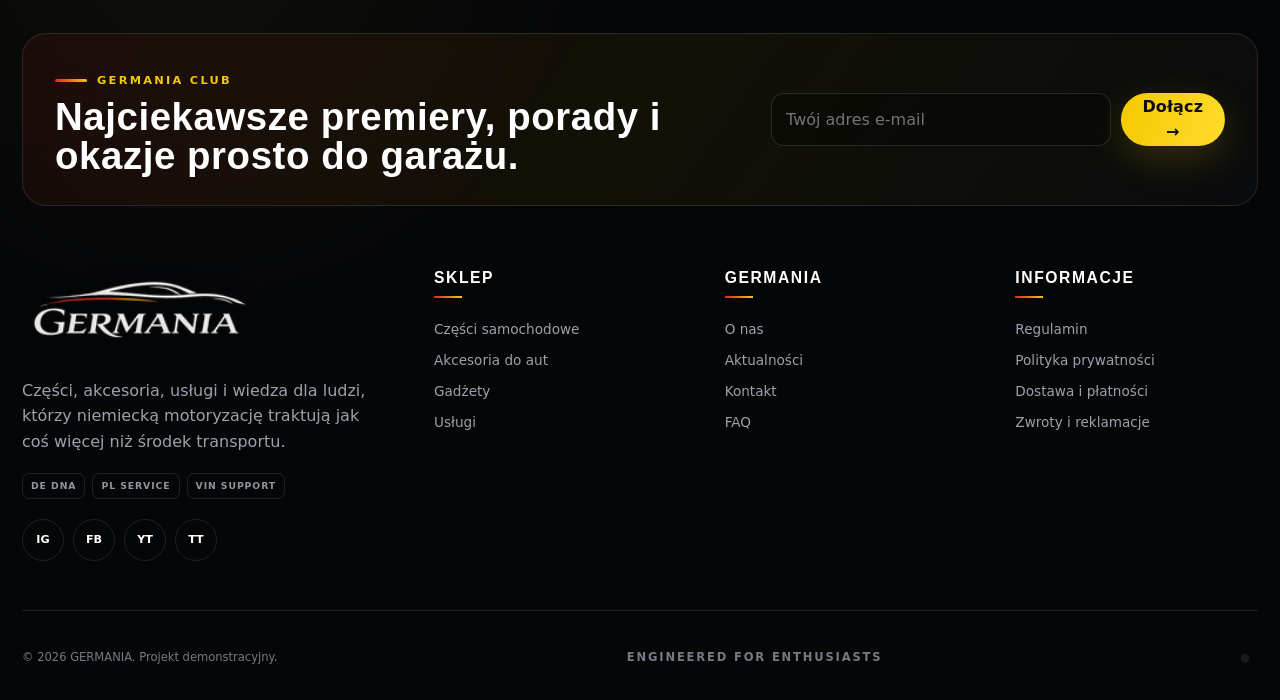
<file: czesci.html>
<!doctype html>
<html lang="pl"><head><meta charset="utf-8"><meta name="viewport" content="width=device-width,initial-scale=1"><meta name="description" content="GERMANIA — części samochodowe."><meta name="theme-color" content="#050608"><title>Części samochodowe | GERMANIA</title><link rel="icon" href="assets/images/favicon.png"><link rel="stylesheet" href="assets/css/styles.css"></head>
<body data-page="parts" data-catalog="parts">
<div id="site-header"></div>
<main>
<section class="page-hero" data-word="CZĘŚCI"><div class="container"><div class="breadcrumbs"><a href="index.html">Start</a> / <span>Części samochodowe</span></div><span class="eyebrow">Katalog części</span><h1>Części samochodowe</h1><p class="lead">Części eksploatacyjne, podzespoły i elementy performance do niemieckich samochodów. Skorzystaj z filtrów albo napisz do nas z numerem VIN.</p></div></section>
<section class="section"><div class="container">
<div class="filter-shell">
<aside class="filters" id="filters"><h3>Filtry <button class="icon-btn mobile-filter-button" data-filter-toggle aria-label="Zamknij filtry">✕</button></h3>
<div class="filter-group"><label for="filterSearch">Szukaj w katalogu</label><input class="input" id="filterSearch" placeholder="Nazwa, marka, opis..."></div>
<div class="filter-group"><label for="filterCategory">Kategoria</label><select class="select" id="filterCategory"></select></div>
<div class="filter-group"><label for="filterBrand">Marka / linia</label><select class="select" id="filterBrand"></select></div>
<div class="filter-group"><label for="filterCondition">Typ oferty</label><select class="select" id="filterCondition"></select></div>
<div class="filter-group"><label for="filterPrice">Cena maksymalna</label><div class="range-row"><input class="range" type="range" min="0" step="50" id="filterPrice"><output id="priceOutput"></output></div></div>
<div class="filter-group"><label class="check-row"><input type="checkbox" id="filterAvailability"> Tylko dostępne</label></div>
<button class="btn btn-secondary btn-small" style="width:100%" id="clearFilters">Wyczyść filtry</button>
</aside>
<div class="catalog-area">
<div class="catalog-toolbar"><div><button class="btn btn-secondary btn-small mobile-filter-button" data-filter-toggle>☰ Filtry</button><div class="result-count" id="resultCount"></div></div><div class="toolbar-controls"><select class="select" id="sortCatalog"><option value="featured">Polecane</option><option value="price-asc">Cena: rosnąco</option><option value="price-desc">Cena: malejąco</option><option value="name">Nazwa A–Z</option><option value="stock">Dostępność</option></select></div></div>
<div class="catalog-grid" id="catalogGrid"></div>
</div></div>
</div></section>
<section class="section-tight"><div class="container"><div class="panel reveal"><span class="eyebrow">Ważna informacja</span><h3>Zakup bez zgadywania</h3><p class="muted">Nie masz pewności, czy część pasuje? Wyślij numer VIN przez formularz kontaktowy — pomożemy zweryfikować dopasowanie przed zakupem.</p><a class="arrow-link" href="kontakt.html">Skontaktuj się z doradcą →</a></div></div></section>
</main><div id="site-footer"></div>
<script src="assets/js/data.js"></script><script src="assets/js/main.js"></script><script src="assets/js/catalog.js"></script>
</body></html>
</file>
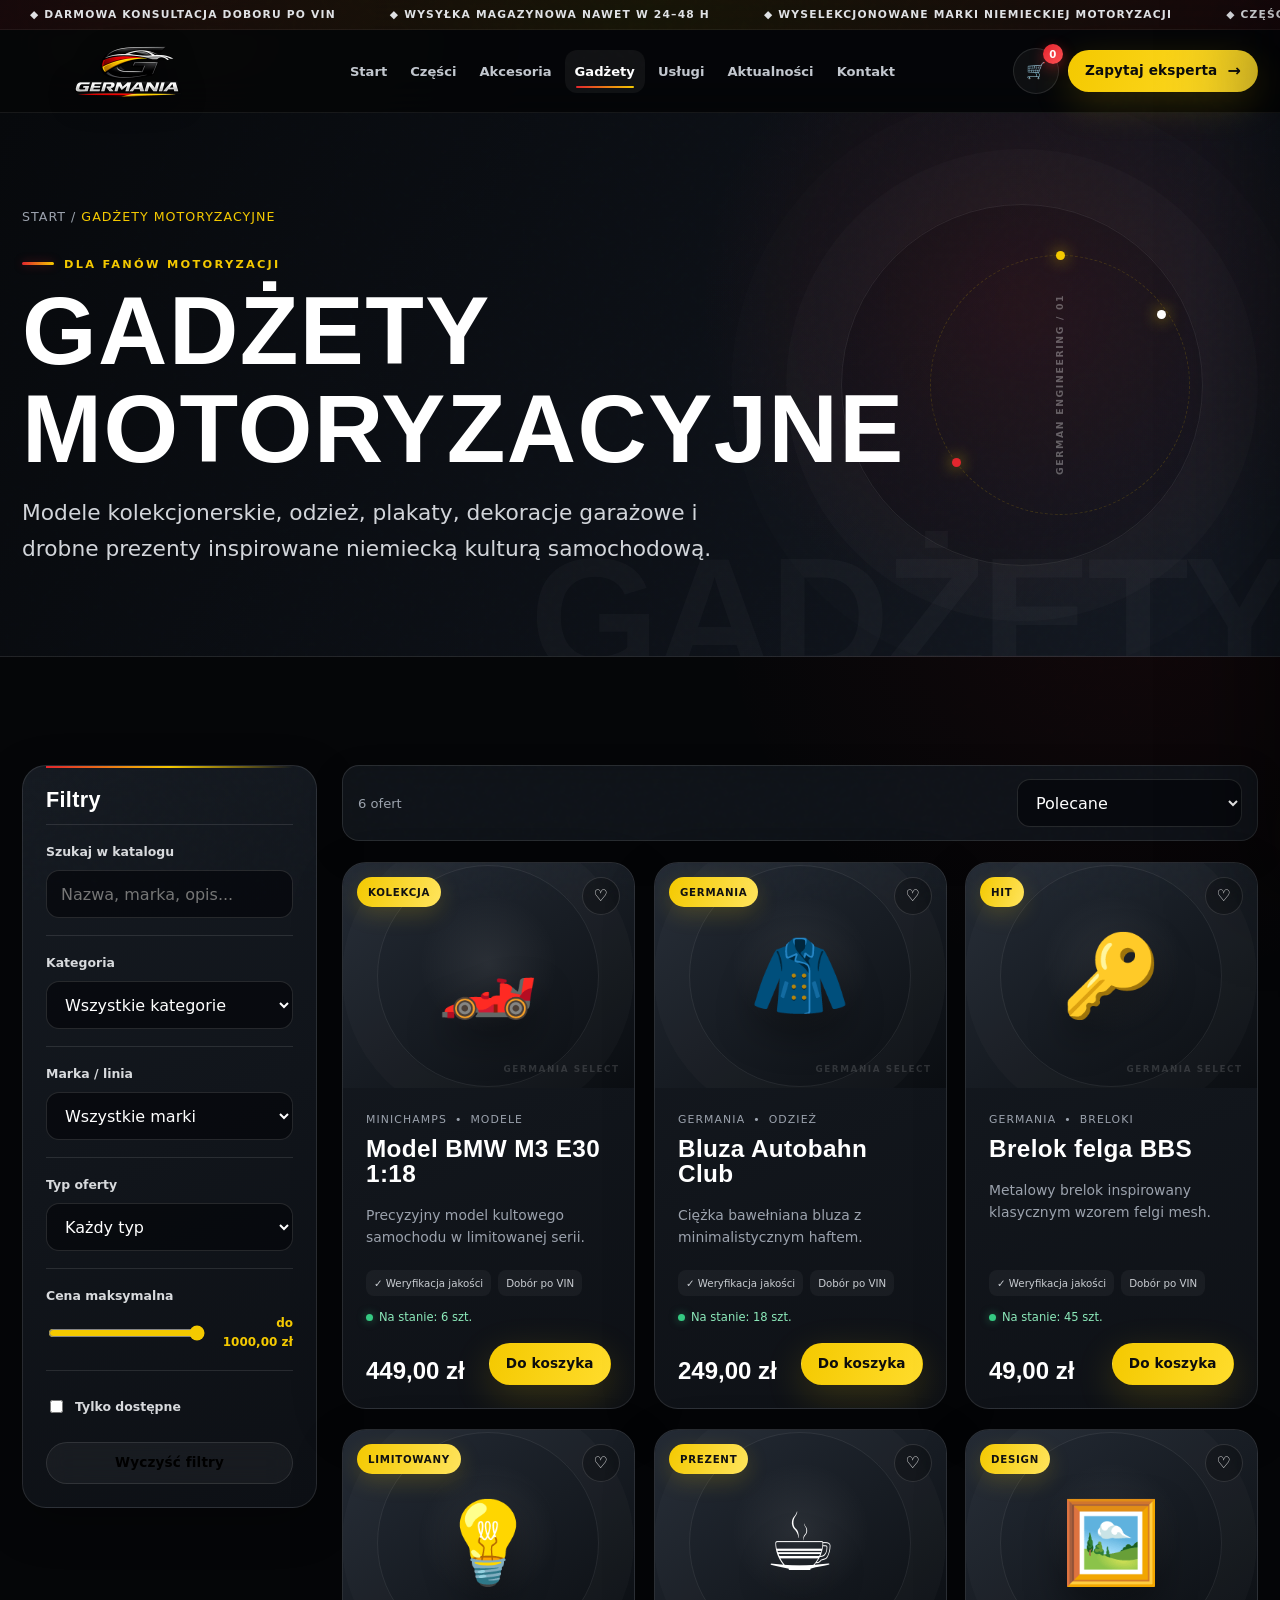
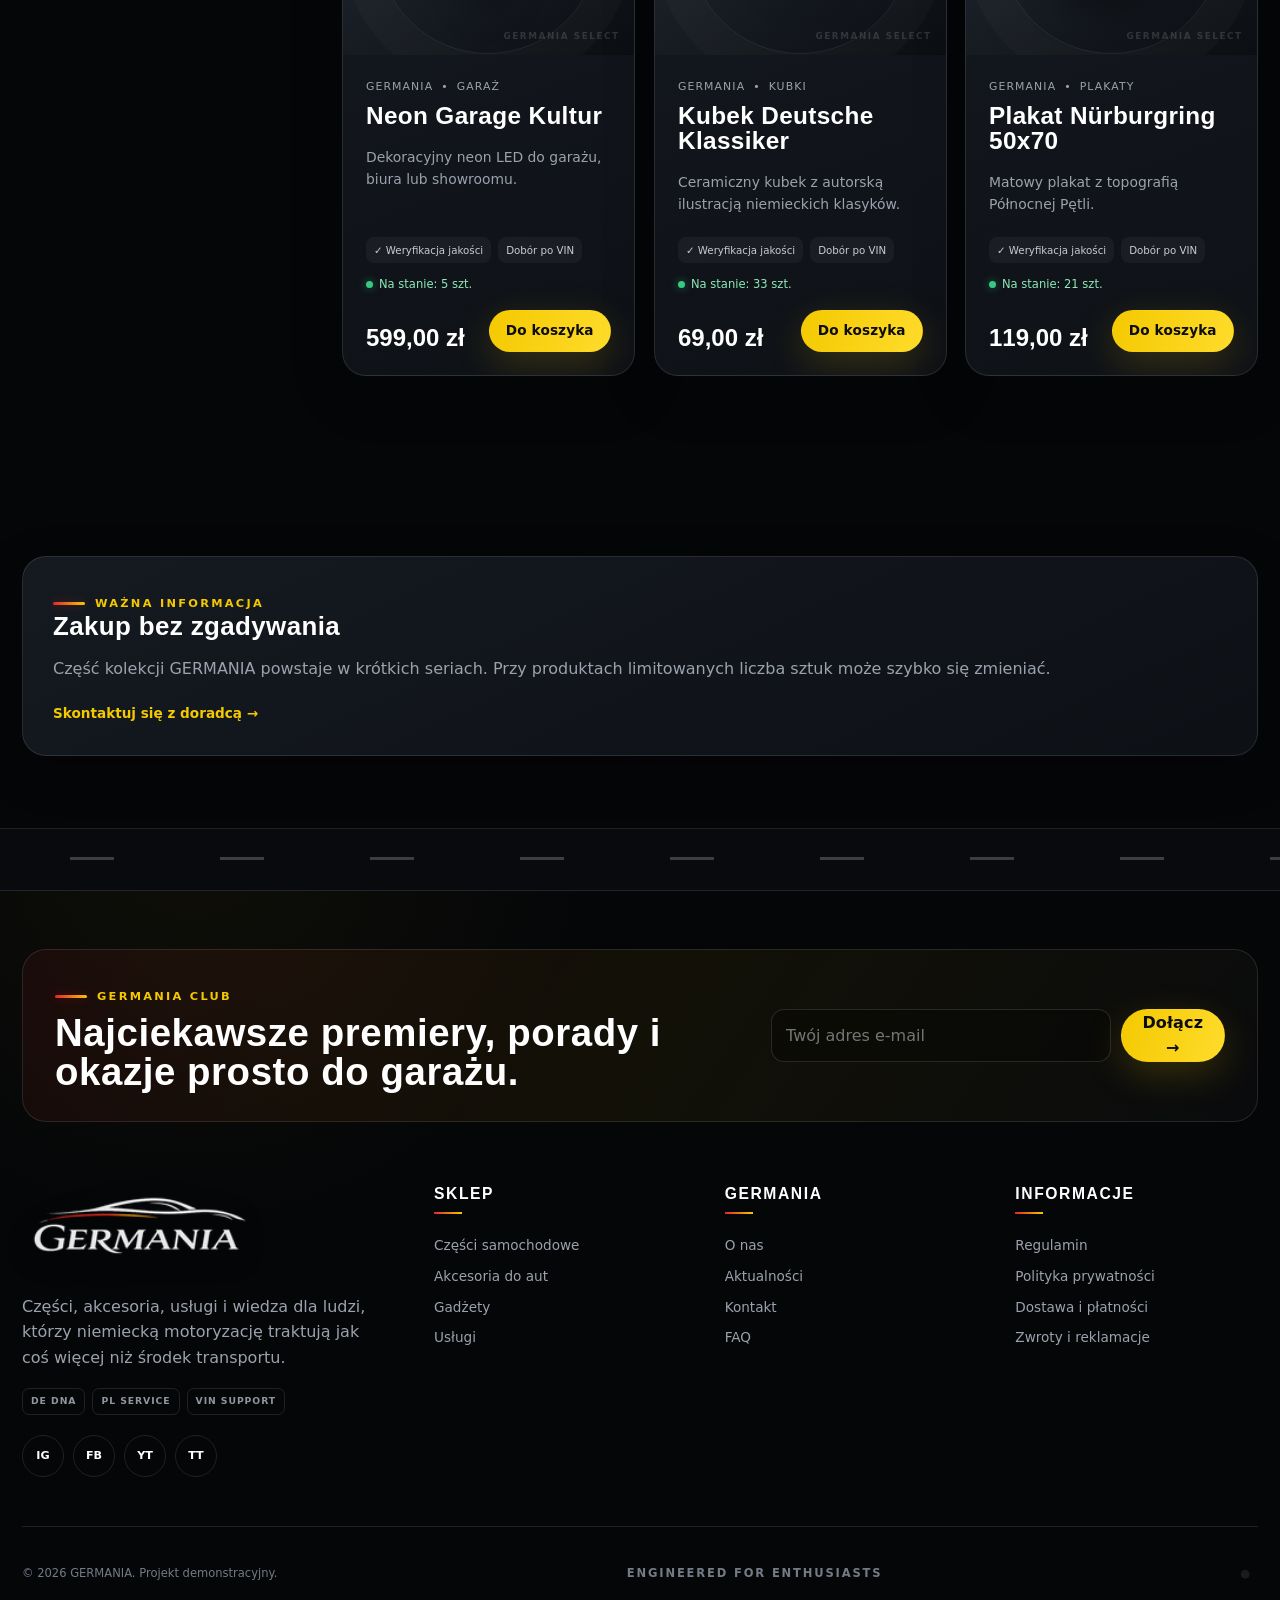
<file: gadzety.html>
<!doctype html>
<html lang="pl"><head><meta charset="utf-8"><meta name="viewport" content="width=device-width,initial-scale=1"><meta name="description" content="GERMANIA — gadżety motoryzacyjne."><meta name="theme-color" content="#050608"><title>Gadżety motoryzacyjne | GERMANIA</title><link rel="icon" href="assets/images/favicon.png"><link rel="stylesheet" href="assets/css/styles.css"></head>
<body data-page="gadgets" data-catalog="gadgets">
<div id="site-header"></div>
<main>
<section class="page-hero" data-word="GADŻETY"><div class="container"><div class="breadcrumbs"><a href="index.html">Start</a> / <span>Gadżety motoryzacyjne</span></div><span class="eyebrow">Dla fanów motoryzacji</span><h1>Gadżety motoryzacyjne</h1><p class="lead">Modele kolekcjonerskie, odzież, plakaty, dekoracje garażowe i drobne prezenty inspirowane niemiecką kulturą samochodową.</p></div></section>
<section class="section"><div class="container">
<div class="filter-shell">
<aside class="filters" id="filters"><h3>Filtry <button class="icon-btn mobile-filter-button" data-filter-toggle aria-label="Zamknij filtry">✕</button></h3>
<div class="filter-group"><label for="filterSearch">Szukaj w katalogu</label><input class="input" id="filterSearch" placeholder="Nazwa, marka, opis..."></div>
<div class="filter-group"><label for="filterCategory">Kategoria</label><select class="select" id="filterCategory"></select></div>
<div class="filter-group"><label for="filterBrand">Marka / linia</label><select class="select" id="filterBrand"></select></div>
<div class="filter-group"><label for="filterCondition">Typ oferty</label><select class="select" id="filterCondition"></select></div>
<div class="filter-group"><label for="filterPrice">Cena maksymalna</label><div class="range-row"><input class="range" type="range" min="0" step="50" id="filterPrice"><output id="priceOutput"></output></div></div>
<div class="filter-group"><label class="check-row"><input type="checkbox" id="filterAvailability"> Tylko dostępne</label></div>
<button class="btn btn-secondary btn-small" style="width:100%" id="clearFilters">Wyczyść filtry</button>
</aside>
<div class="catalog-area">
<div class="catalog-toolbar"><div><button class="btn btn-secondary btn-small mobile-filter-button" data-filter-toggle>☰ Filtry</button><div class="result-count" id="resultCount"></div></div><div class="toolbar-controls"><select class="select" id="sortCatalog"><option value="featured">Polecane</option><option value="price-asc">Cena: rosnąco</option><option value="price-desc">Cena: malejąco</option><option value="name">Nazwa A–Z</option><option value="stock">Dostępność</option></select></div></div>
<div class="catalog-grid" id="catalogGrid"></div>
</div></div>
</div></section>
<section class="section-tight"><div class="container"><div class="panel reveal"><span class="eyebrow">Ważna informacja</span><h3>Zakup bez zgadywania</h3><p class="muted">Część kolekcji GERMANIA powstaje w krótkich seriach. Przy produktach limitowanych liczba sztuk może szybko się zmieniać.</p><a class="arrow-link" href="kontakt.html">Skontaktuj się z doradcą →</a></div></div></section>
</main><div id="site-footer"></div>
<script src="assets/js/data.js"></script><script src="assets/js/main.js"></script><script src="assets/js/catalog.js"></script>
</body></html>
</file>
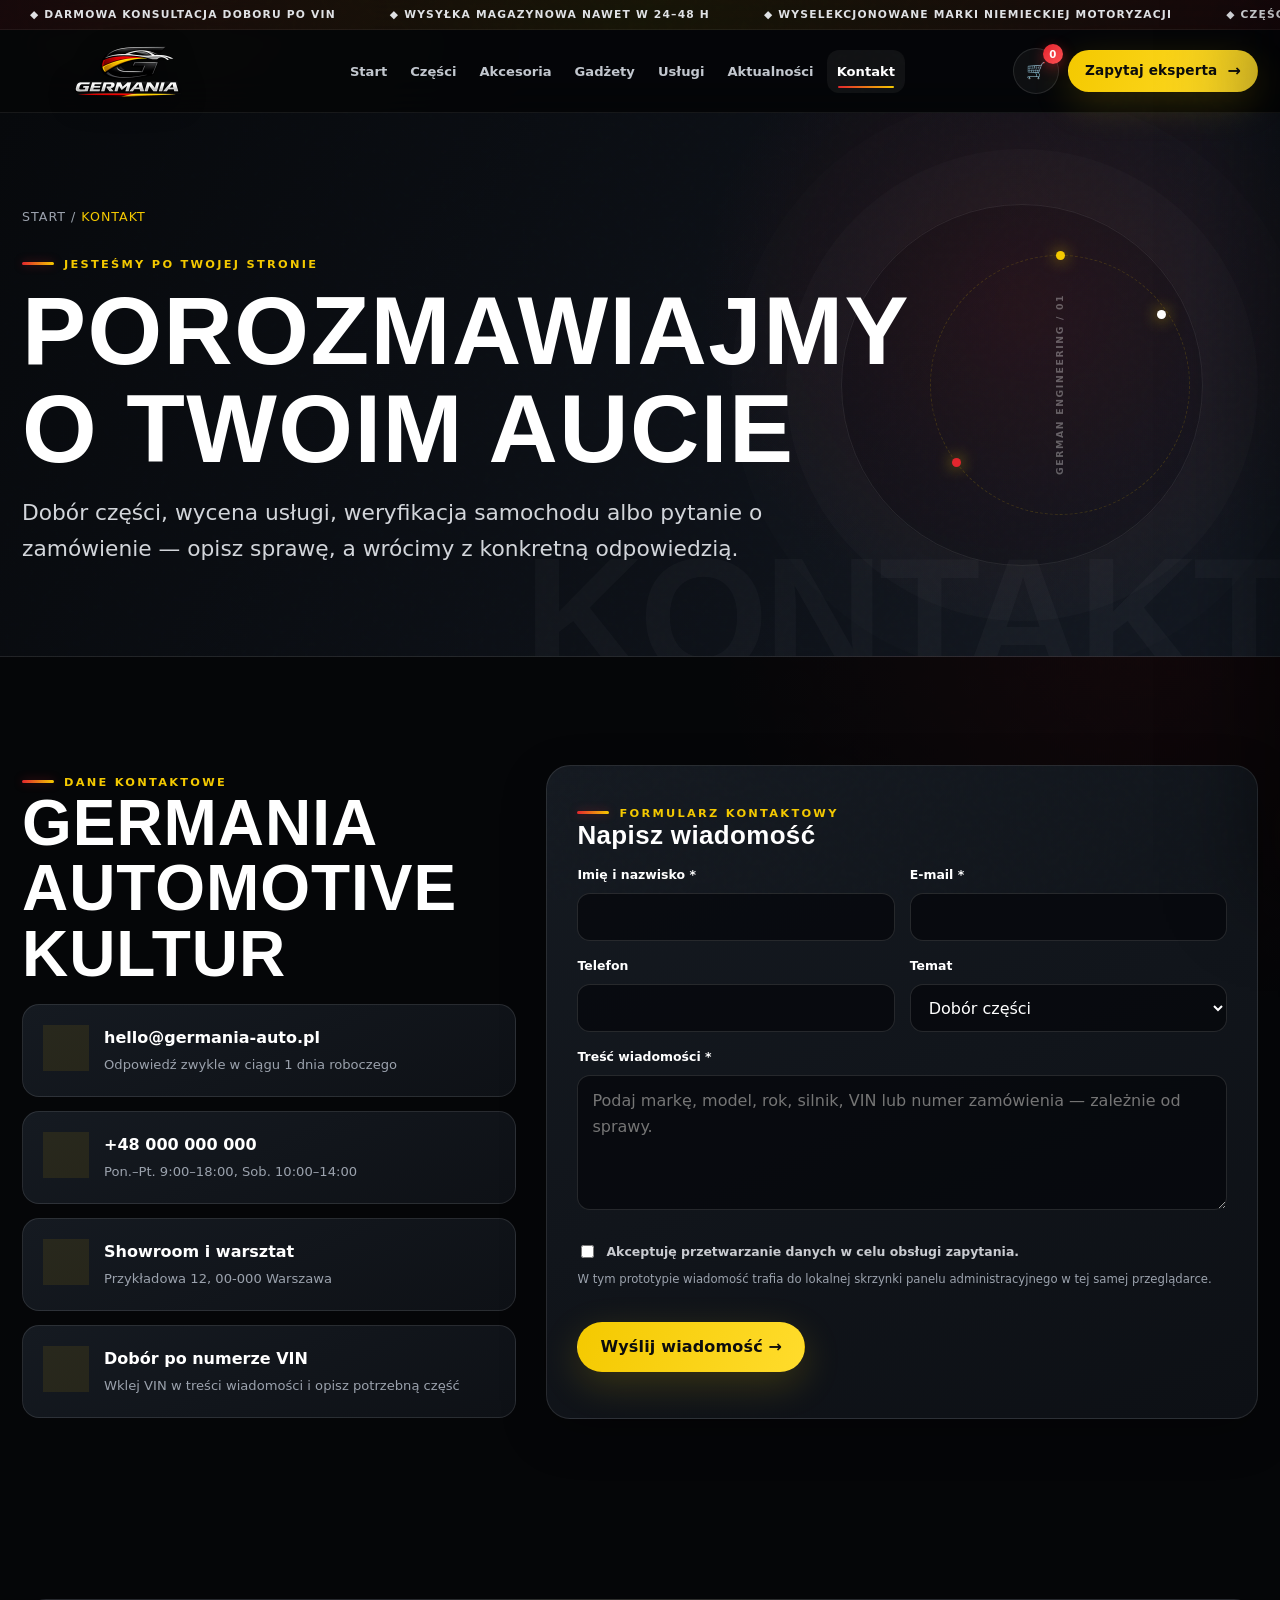
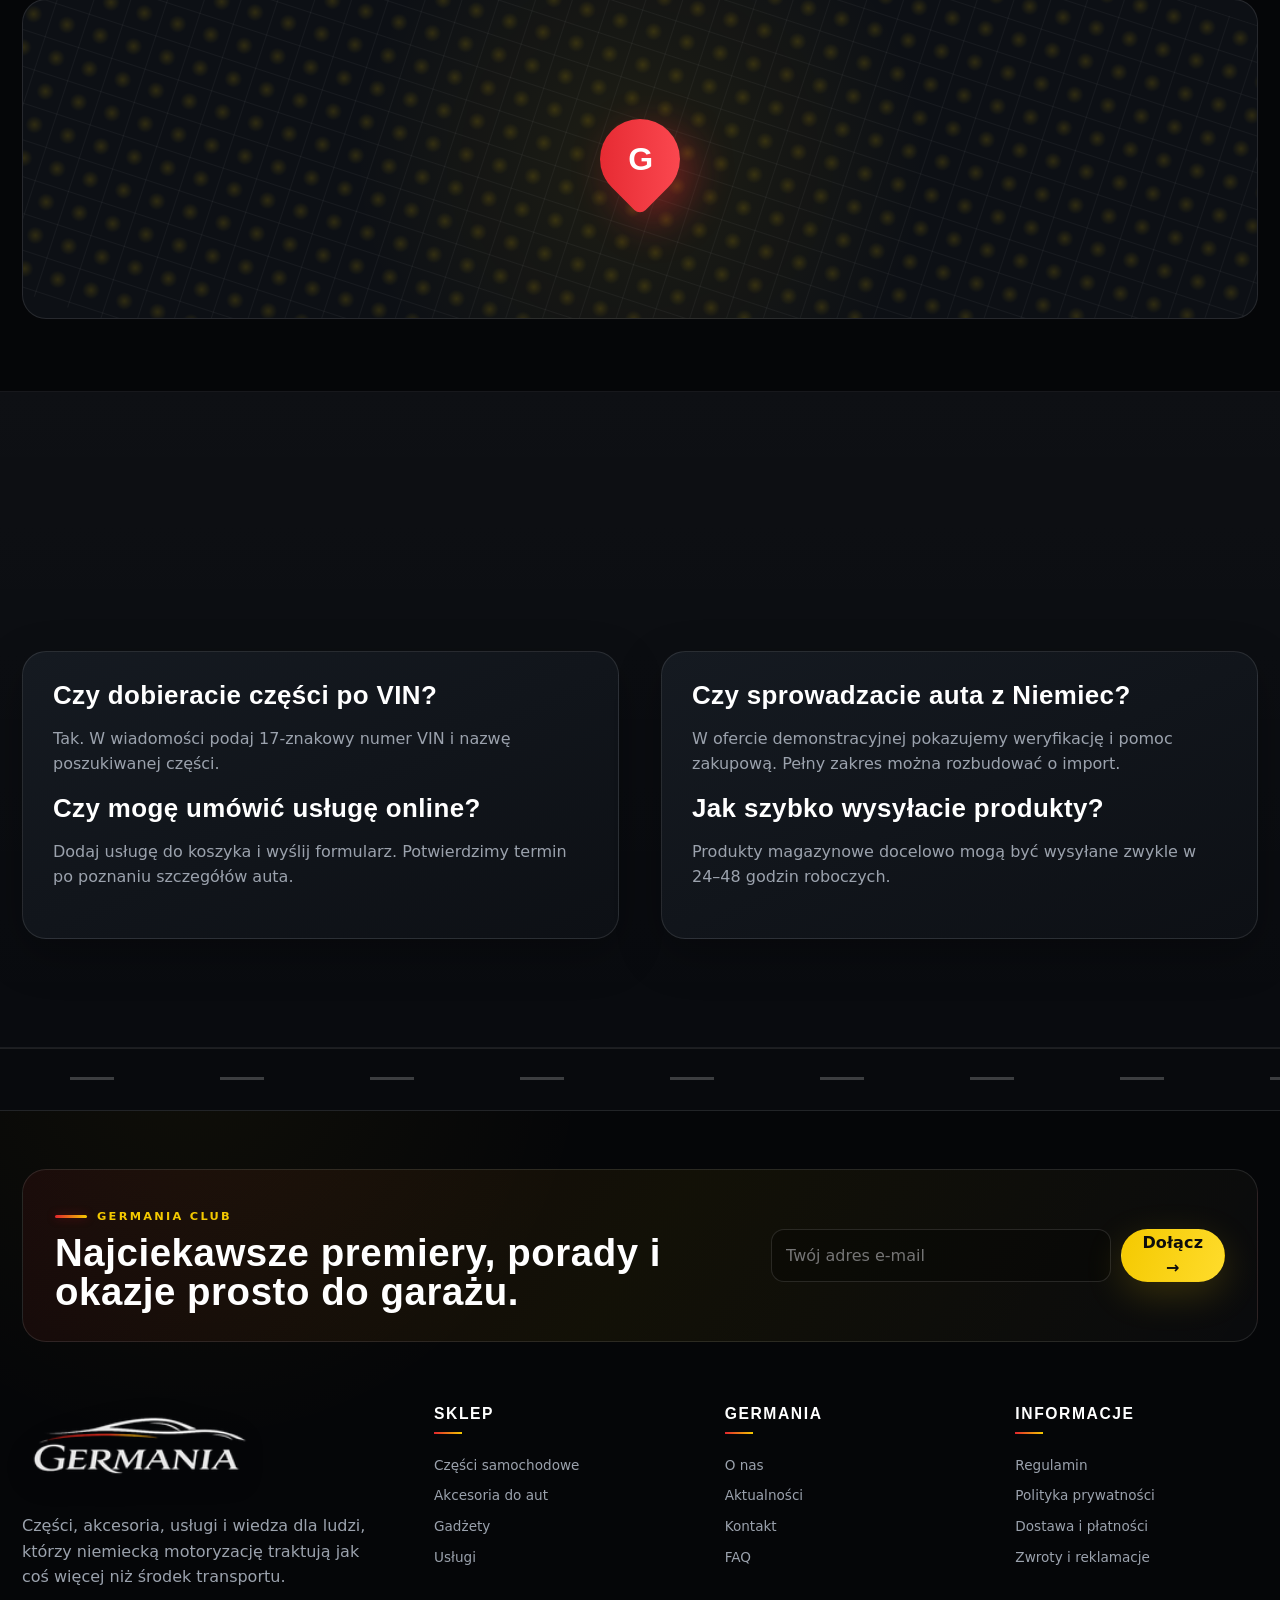
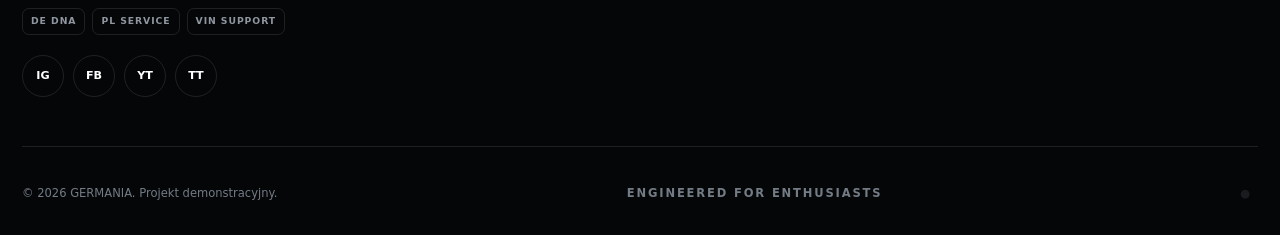
<file: kontakt.html>
<!doctype html>
<html lang="pl"><head><meta charset="utf-8"><meta name="viewport" content="width=device-width,initial-scale=1"><meta name="description" content="Skontaktuj się z GERMANIA."><meta name="theme-color" content="#050608"><title>Kontakt | GERMANIA</title><link rel="icon" href="assets/images/favicon.png"><link rel="stylesheet" href="assets/css/styles.css"></head>
<body data-page="contact">
<div id="site-header"></div>
<main>
<section class="page-hero" data-word="KONTAKT"><div class="container"><div class="breadcrumbs"><a href="index.html">Start</a> / <span>Kontakt</span></div><span class="eyebrow">Jesteśmy po Twojej stronie</span><h1>Porozmawiajmy o Twoim aucie</h1><p class="lead">Dobór części, wycena usługi, weryfikacja samochodu albo pytanie o zamówienie — opisz sprawę, a wrócimy z konkretną odpowiedzią.</p></div></section>
<section class="section"><div class="container contact-grid">
<div class="reveal">
  <span class="eyebrow">Dane kontaktowe</span><h2>GERMANIA<br>Automotive Kultur</h2>
  <div class="contact-cards">
    <div class="contact-card"><i>✉</i><div><b>hello@germania-auto.pl</b><span>Odpowiedź zwykle w ciągu 1 dnia roboczego</span></div></div>
    <div class="contact-card"><i>☎</i><div><b>+48 000 000 000</b><span>Pon.–Pt. 9:00–18:00, Sob. 10:00–14:00</span></div></div>
    <div class="contact-card"><i>⌖</i><div><b>Showroom i warsztat</b><span>Przykładowa 12, 00-000 Warszawa</span></div></div>
    <div class="contact-card"><i>VIN</i><div><b>Dobór po numerze VIN</b><span>Wklej VIN w treści wiadomości i opisz potrzebną część</span></div></div>
  </div>
</div>
<div class="panel reveal">
  <span class="eyebrow">Formularz kontaktowy</span><h3>Napisz wiadomość</h3>
  <form id="contactForm" class="form-grid" novalidate>
    <div class="form-field"><label for="name">Imię i nazwisko *</label><input class="input" id="name" name="name" required></div>
    <div class="form-field"><label for="email">E-mail *</label><input class="input" type="email" id="email" name="email" required></div>
    <div class="form-field"><label for="phone">Telefon</label><input class="input" id="phone" name="phone"></div>
    <div class="form-field"><label for="subject">Temat</label><select class="select" id="subject" name="subject"><option>Dobór części</option><option>Wycena usługi</option><option>Zamówienie / koszyk</option><option>Weryfikacja auta</option><option>Reklamacja lub zwrot</option><option>Propozycja artykułu</option><option>Inna sprawa</option></select></div>
    <div class="form-field full"><label for="message">Treść wiadomości *</label><textarea class="textarea" id="message" name="message" required placeholder="Podaj markę, model, rok, silnik, VIN lub numer zamówienia — zależnie od sprawy."></textarea></div>
    <div class="form-field full"><label class="check-row"><input type="checkbox" required> Akceptuję przetwarzanie danych w celu obsługi zapytania.</label><p class="form-note">W tym prototypie wiadomość trafia do lokalnej skrzynki panelu administracyjnego w tej samej przeglądarce.</p></div>
    <div class="form-field full"><button class="btn btn-primary" type="submit">Wyślij wiadomość →</button></div>
  </form>
</div>
</div></section>
<section class="section-tight"><div class="container"><div class="map-placeholder reveal"><div class="map-pin"></div></div></div></section>
<section class="section section-dark" id="faq"><div class="container"><div class="section-heading reveal"><div><span class="eyebrow">FAQ</span><h2>Najczęstsze pytania</h2></div></div><div class="split">
<div class="panel reveal"><h3>Czy dobieracie części po VIN?</h3><p class="muted">Tak. W wiadomości podaj 17-znakowy numer VIN i nazwę poszukiwanej części.</p><h3>Czy mogę umówić usługę online?</h3><p class="muted">Dodaj usługę do koszyka i wyślij formularz. Potwierdzimy termin po poznaniu szczegółów auta.</p></div>
<div class="panel reveal"><h3>Czy sprowadzacie auta z Niemiec?</h3><p class="muted">W ofercie demonstracyjnej pokazujemy weryfikację i pomoc zakupową. Pełny zakres można rozbudować o import.</p><h3>Jak szybko wysyłacie produkty?</h3><p class="muted">Produkty magazynowe docelowo mogą być wysyłane zwykle w 24–48 godzin roboczych.</p></div>
</div></div></section>
</main><div id="site-footer"></div>
<script src="assets/js/data.js"></script><script src="assets/js/main.js"></script><script src="assets/js/contact.js"></script>
</body></html>
</file>
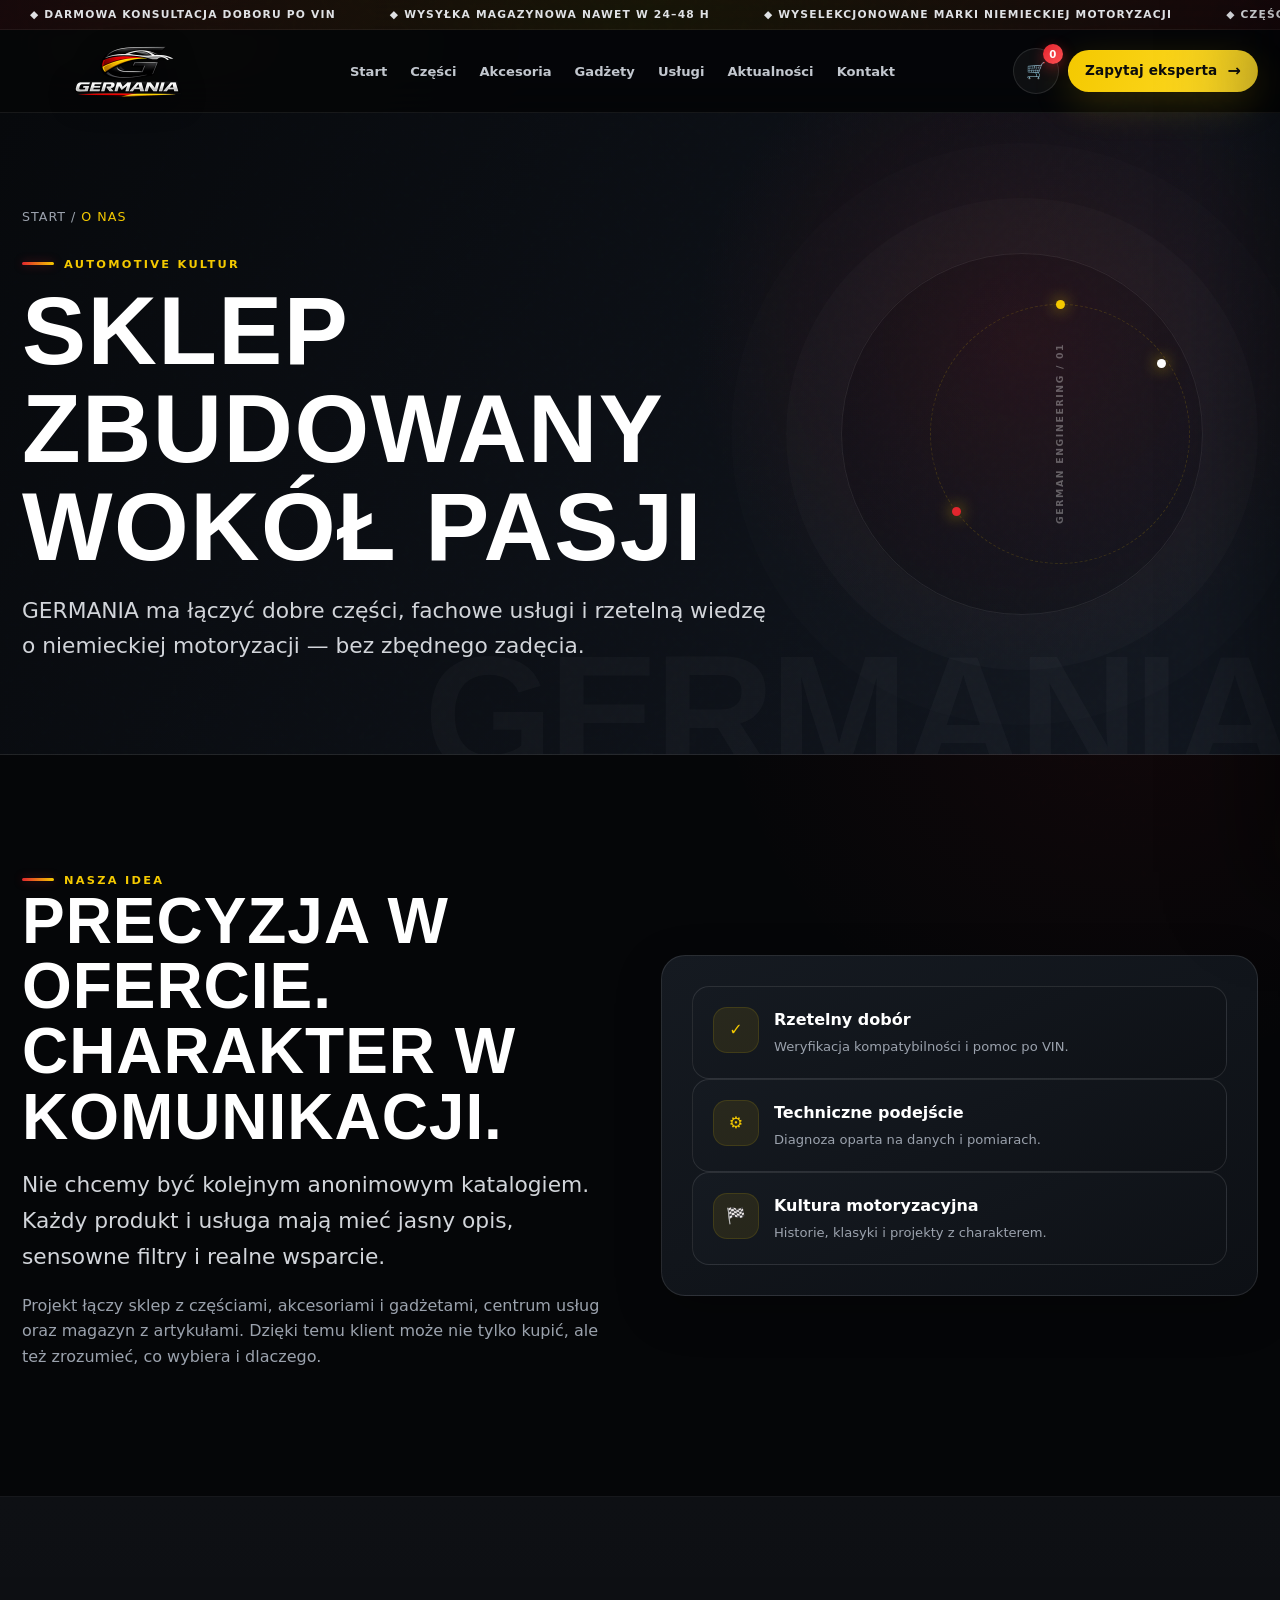
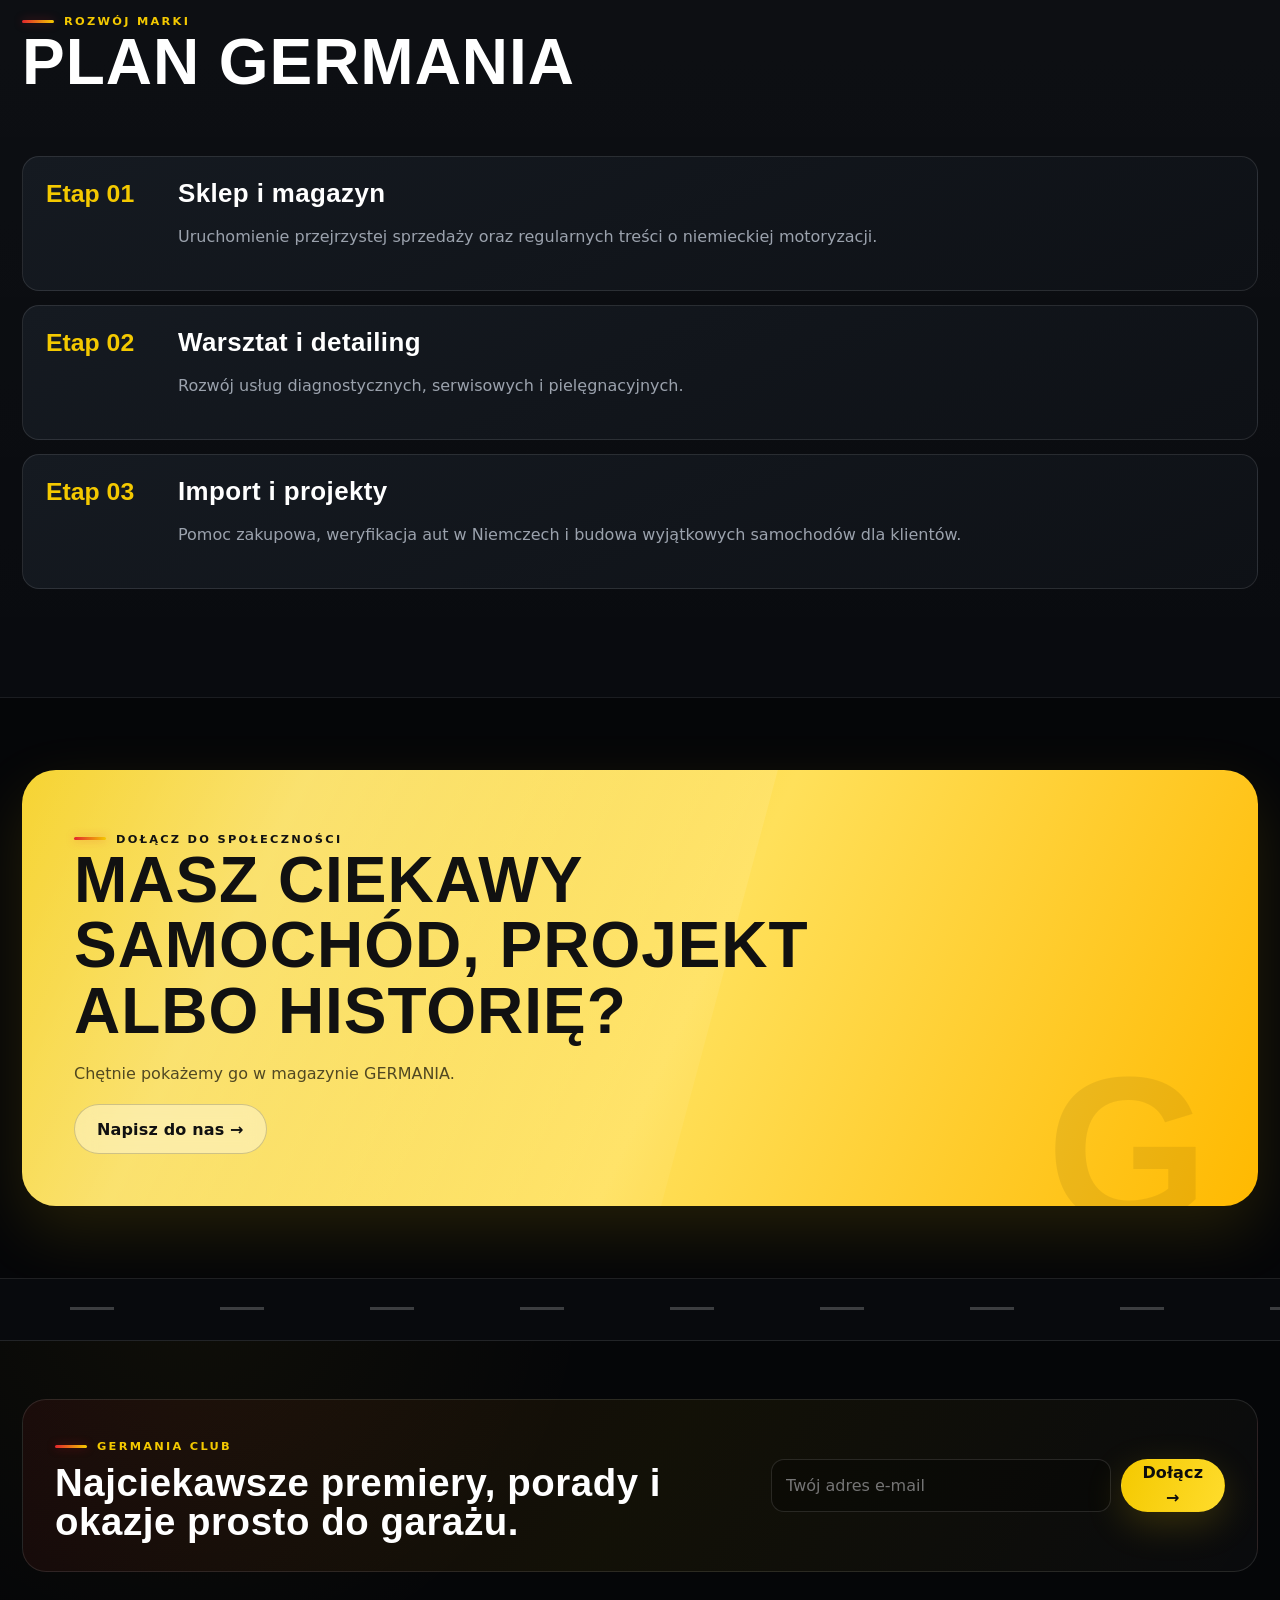
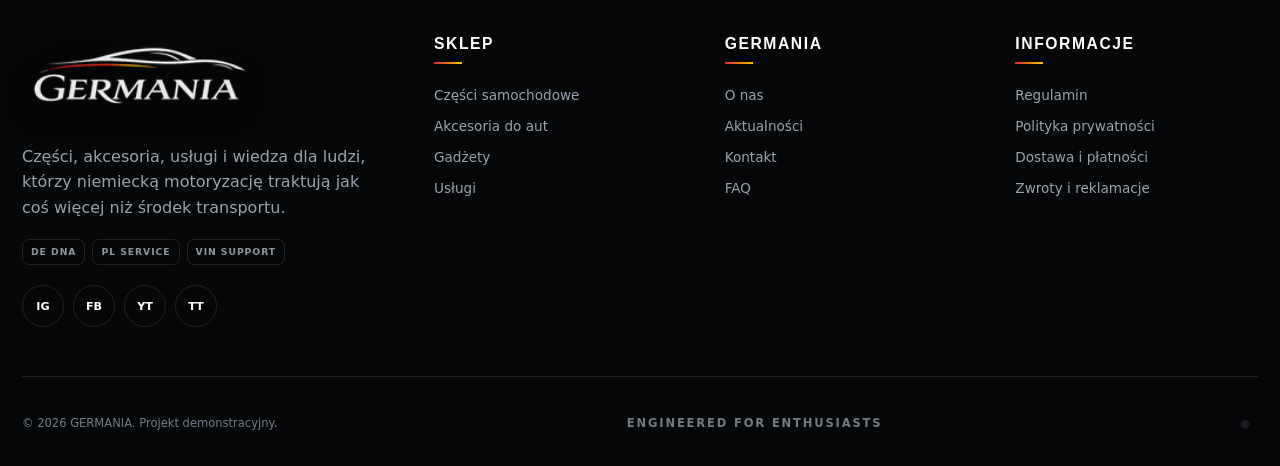
<file: o-nas.html>
<!doctype html>
<html lang="pl"><head><meta charset="utf-8"><meta name="viewport" content="width=device-width,initial-scale=1"><meta name="description" content="Poznaj GERMANIA Automotive Kultur."><meta name="theme-color" content="#050608"><title>O nas | GERMANIA</title><link rel="icon" href="assets/images/favicon.png"><link rel="stylesheet" href="assets/css/styles.css"></head>
<body data-page="about"><div id="site-header"></div><main>
<section class="page-hero" data-word="GERMANIA"><div class="container"><div class="breadcrumbs"><a href="index.html">Start</a> / <span>O nas</span></div><span class="eyebrow">Automotive Kultur</span><h1>Sklep zbudowany wokół pasji</h1><p class="lead">GERMANIA ma łączyć dobre części, fachowe usługi i rzetelną wiedzę o niemieckiej motoryzacji — bez zbędnego zadęcia.</p></div></section>
<section class="section"><div class="container split"><div class="reveal"><span class="eyebrow">Nasza idea</span><h2>Precyzja w ofercie. Charakter w komunikacji.</h2><p class="lead">Nie chcemy być kolejnym anonimowym katalogiem. Każdy produkt i usługa mają mieć jasny opis, sensowne filtry i realne wsparcie.</p><p class="muted">Projekt łączy sklep z częściami, akcesoriami i gadżetami, centrum usług oraz magazyn z artykułami. Dzięki temu klient może nie tylko kupić, ale też zrozumieć, co wybiera i dlaczego.</p></div><div class="panel reveal"><div class="contact-card"><i>✓</i><div><b>Rzetelny dobór</b><span>Weryfikacja kompatybilności i pomoc po VIN.</span></div></div><div class="contact-card"><i>⚙</i><div><b>Techniczne podejście</b><span>Diagnoza oparta na danych i pomiarach.</span></div></div><div class="contact-card"><i>🏁</i><div><b>Kultura motoryzacyjna</b><span>Historie, klasyki i projekty z charakterem.</span></div></div></div></div></section>
<section class="section section-dark"><div class="container"><div class="section-heading reveal"><div><span class="eyebrow">Rozwój marki</span><h2>Plan GERMANIA</h2></div></div><div class="timeline stagger"><div class="timeline-item"><strong>Etap 01</strong><div><h3>Sklep i magazyn</h3><p class="muted">Uruchomienie przejrzystej sprzedaży oraz regularnych treści o niemieckiej motoryzacji.</p></div></div><div class="timeline-item"><strong>Etap 02</strong><div><h3>Warsztat i detailing</h3><p class="muted">Rozwój usług diagnostycznych, serwisowych i pielęgnacyjnych.</p></div></div><div class="timeline-item"><strong>Etap 03</strong><div><h3>Import i projekty</h3><p class="muted">Pomoc zakupowa, weryfikacja aut w Niemczech i budowa wyjątkowych samochodów dla klientów.</p></div></div></div></div></section>
<section class="section-tight"><div class="container"><div class="cta-box reveal"><span class="eyebrow" style="color:#111">Dołącz do społeczności</span><h2>Masz ciekawy samochód, projekt albo historię?</h2><p>Chętnie pokażemy go w magazynie GERMANIA.</p><a class="btn btn-secondary" href="kontakt.html?temat=propozycja-artykulu">Napisz do nas →</a></div></div></section>
</main><div id="site-footer"></div><script src="assets/js/data.js"></script><script src="assets/js/main.js"></script></body></html>
</file>
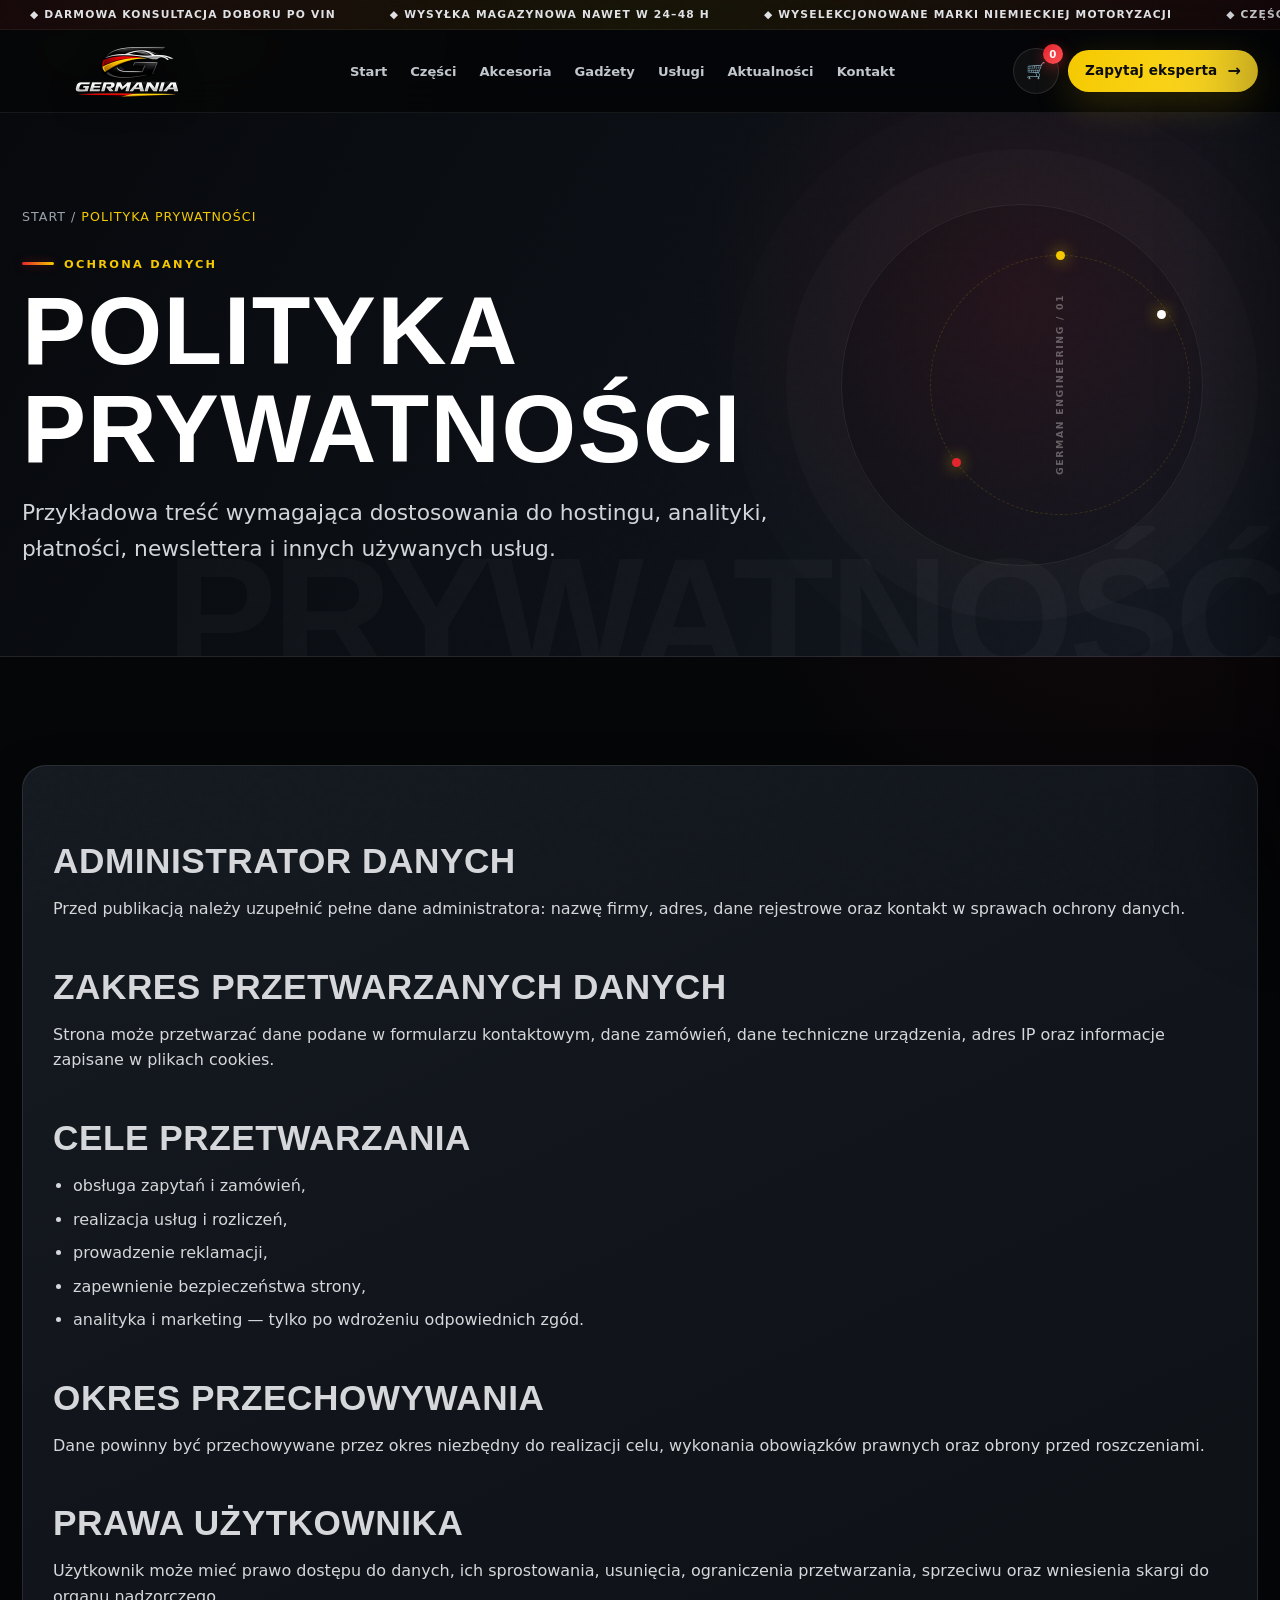
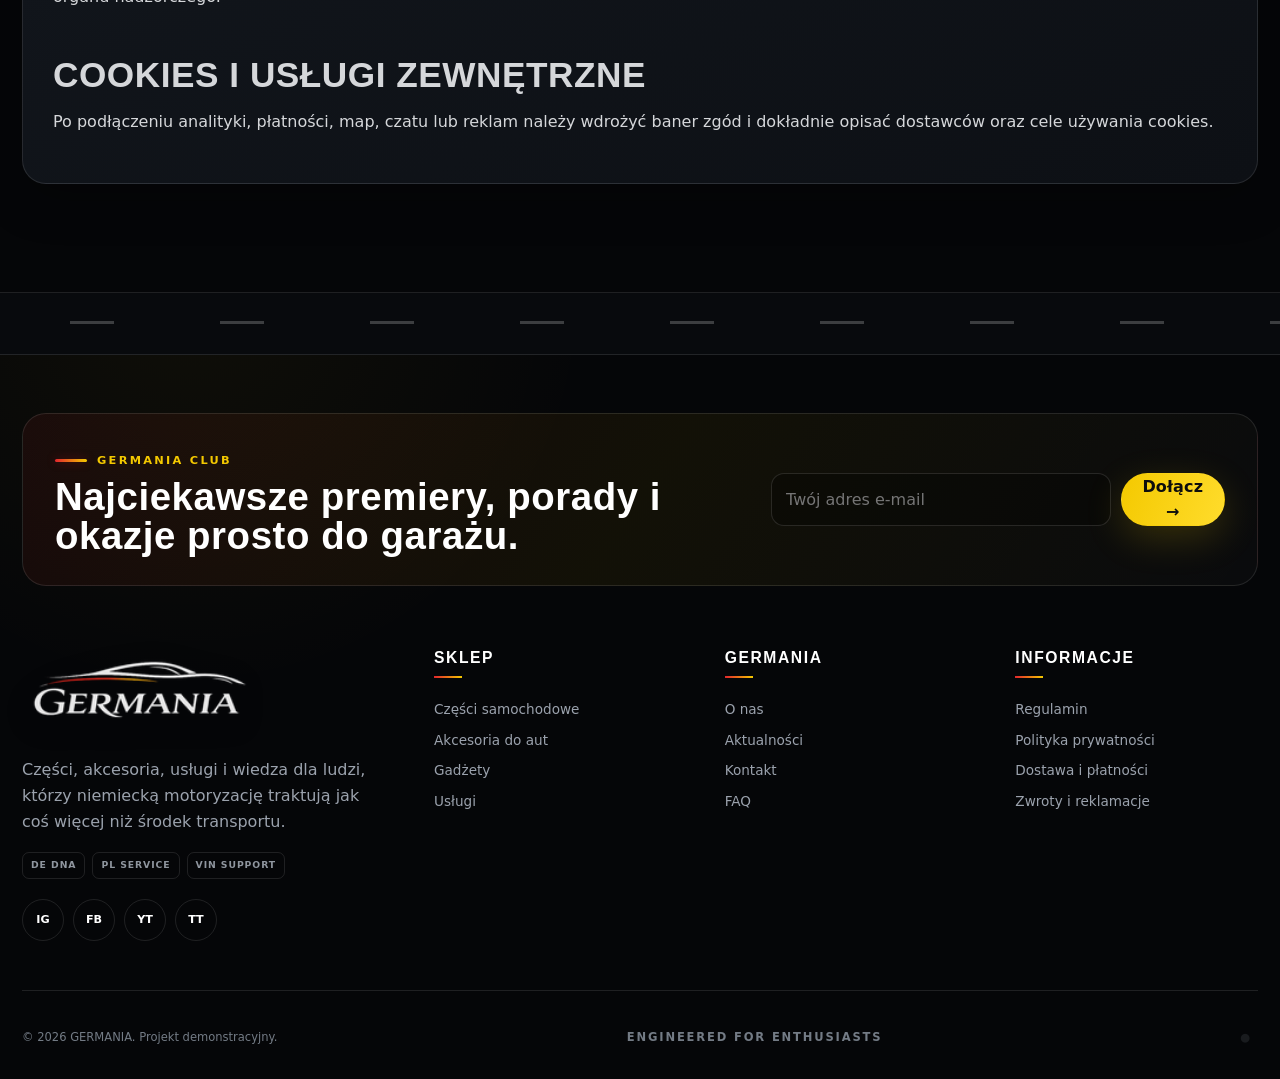
<file: polityka-prywatnosci.html>
<!doctype html>
<html lang="pl"><head><meta charset="utf-8"><meta name="viewport" content="width=device-width,initial-scale=1"><meta name="theme-color" content="#050608"><title>Polityka prywatności | GERMANIA</title><link rel="icon" href="assets/images/favicon.png"><link rel="stylesheet" href="assets/css/styles.css"></head>
<body><div id="site-header"></div><main><section class="page-hero" data-word="PRYWATNOŚĆ"><div class="container"><div class="breadcrumbs"><a href="index.html">Start</a> / <span>Polityka prywatności</span></div><span class="eyebrow">Ochrona danych</span><h1>Polityka prywatności</h1><p class="lead">Przykładowa treść wymagająca dostosowania do hostingu, analityki, płatności, newslettera i innych używanych usług.</p></div></section>
<section class="section"><div class="container panel prose reveal"><h2>Administrator danych</h2><p>Przed publikacją należy uzupełnić pełne dane administratora: nazwę firmy, adres, dane rejestrowe oraz kontakt w sprawach ochrony danych.</p><h2>Zakres przetwarzanych danych</h2><p>Strona może przetwarzać dane podane w formularzu kontaktowym, dane zamówień, dane techniczne urządzenia, adres IP oraz informacje zapisane w plikach cookies.</p><h2>Cele przetwarzania</h2><ul><li>obsługa zapytań i zamówień,</li><li>realizacja usług i rozliczeń,</li><li>prowadzenie reklamacji,</li><li>zapewnienie bezpieczeństwa strony,</li><li>analityka i marketing — tylko po wdrożeniu odpowiednich zgód.</li></ul><h2>Okres przechowywania</h2><p>Dane powinny być przechowywane przez okres niezbędny do realizacji celu, wykonania obowiązków prawnych oraz obrony przed roszczeniami.</p><h2>Prawa użytkownika</h2><p>Użytkownik może mieć prawo dostępu do danych, ich sprostowania, usunięcia, ograniczenia przetwarzania, sprzeciwu oraz wniesienia skargi do organu nadzorczego.</p><h2>Cookies i usługi zewnętrzne</h2><p>Po podłączeniu analityki, płatności, map, czatu lub reklam należy wdrożyć baner zgód i dokładnie opisać dostawców oraz cele używania cookies.</p></div></section></main><div id="site-footer"></div><script src="assets/js/data.js"></script><script src="assets/js/main.js"></script></body></html>
</file>
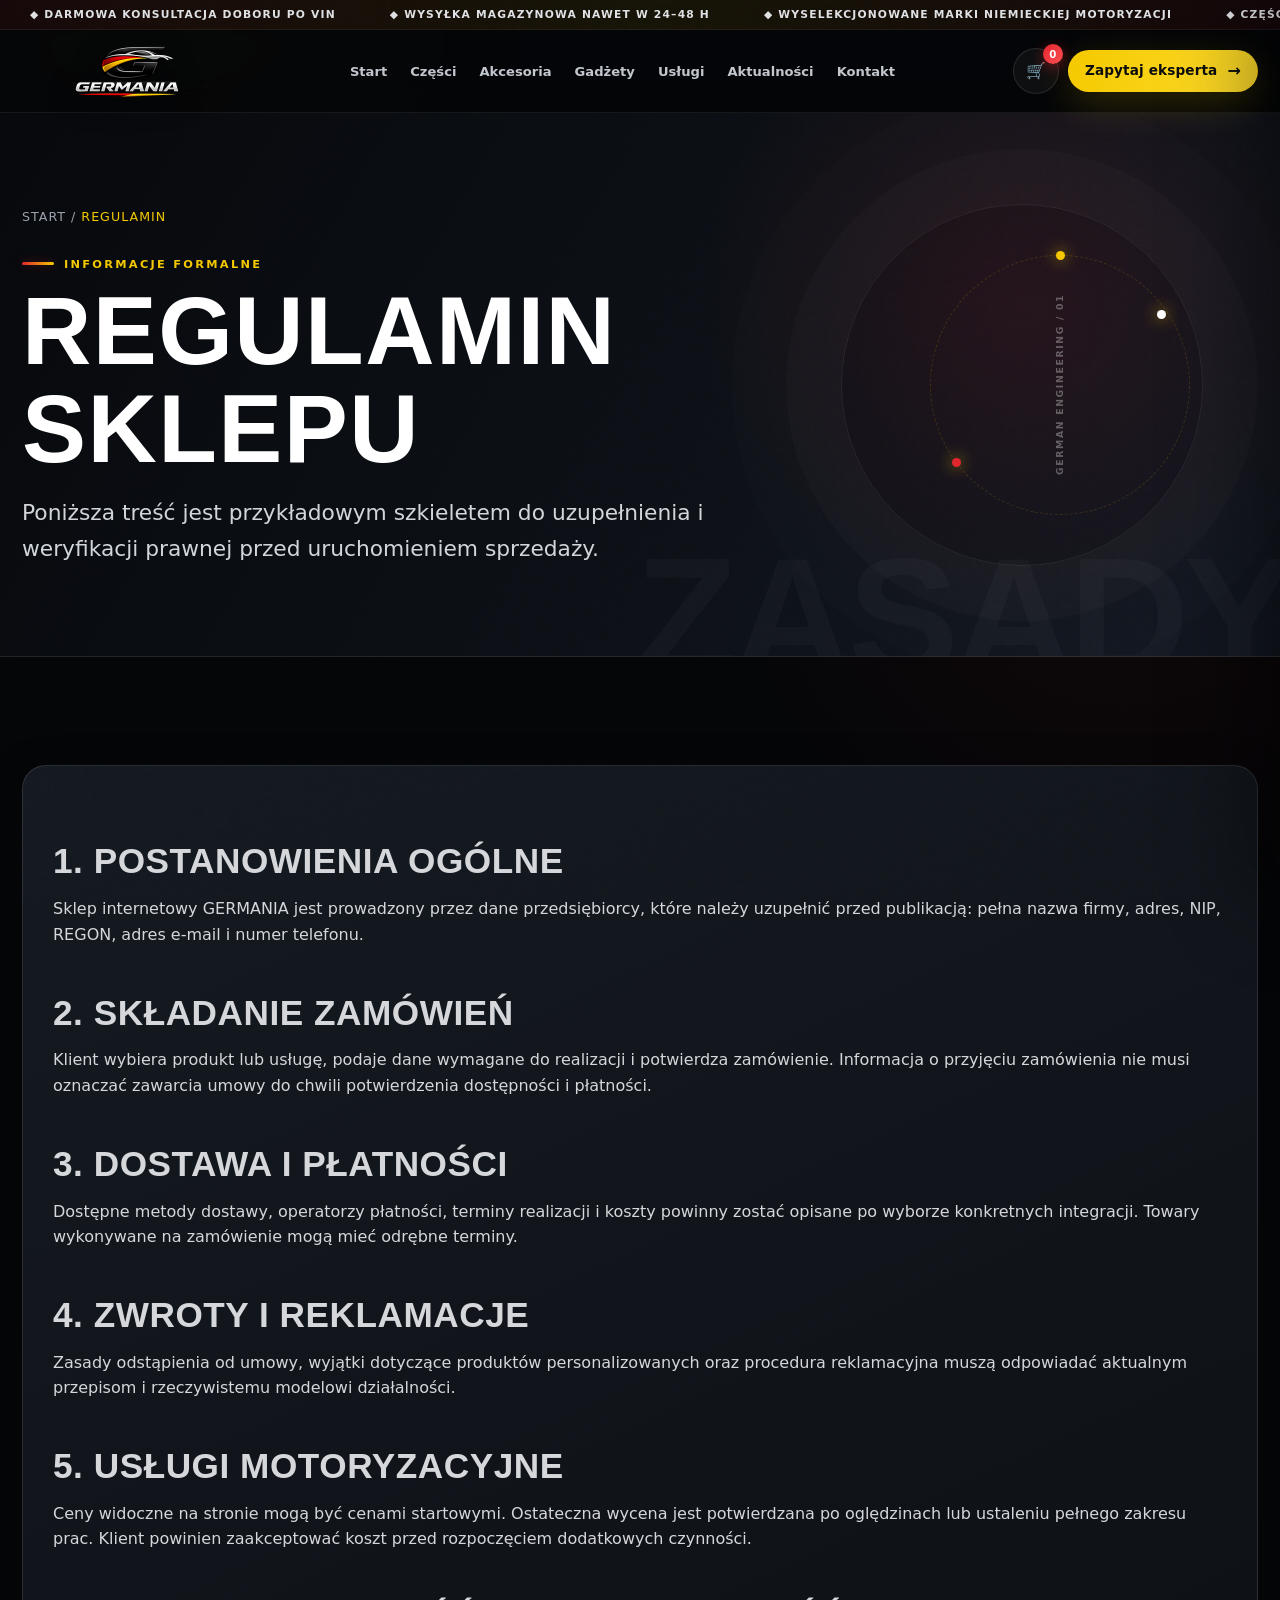
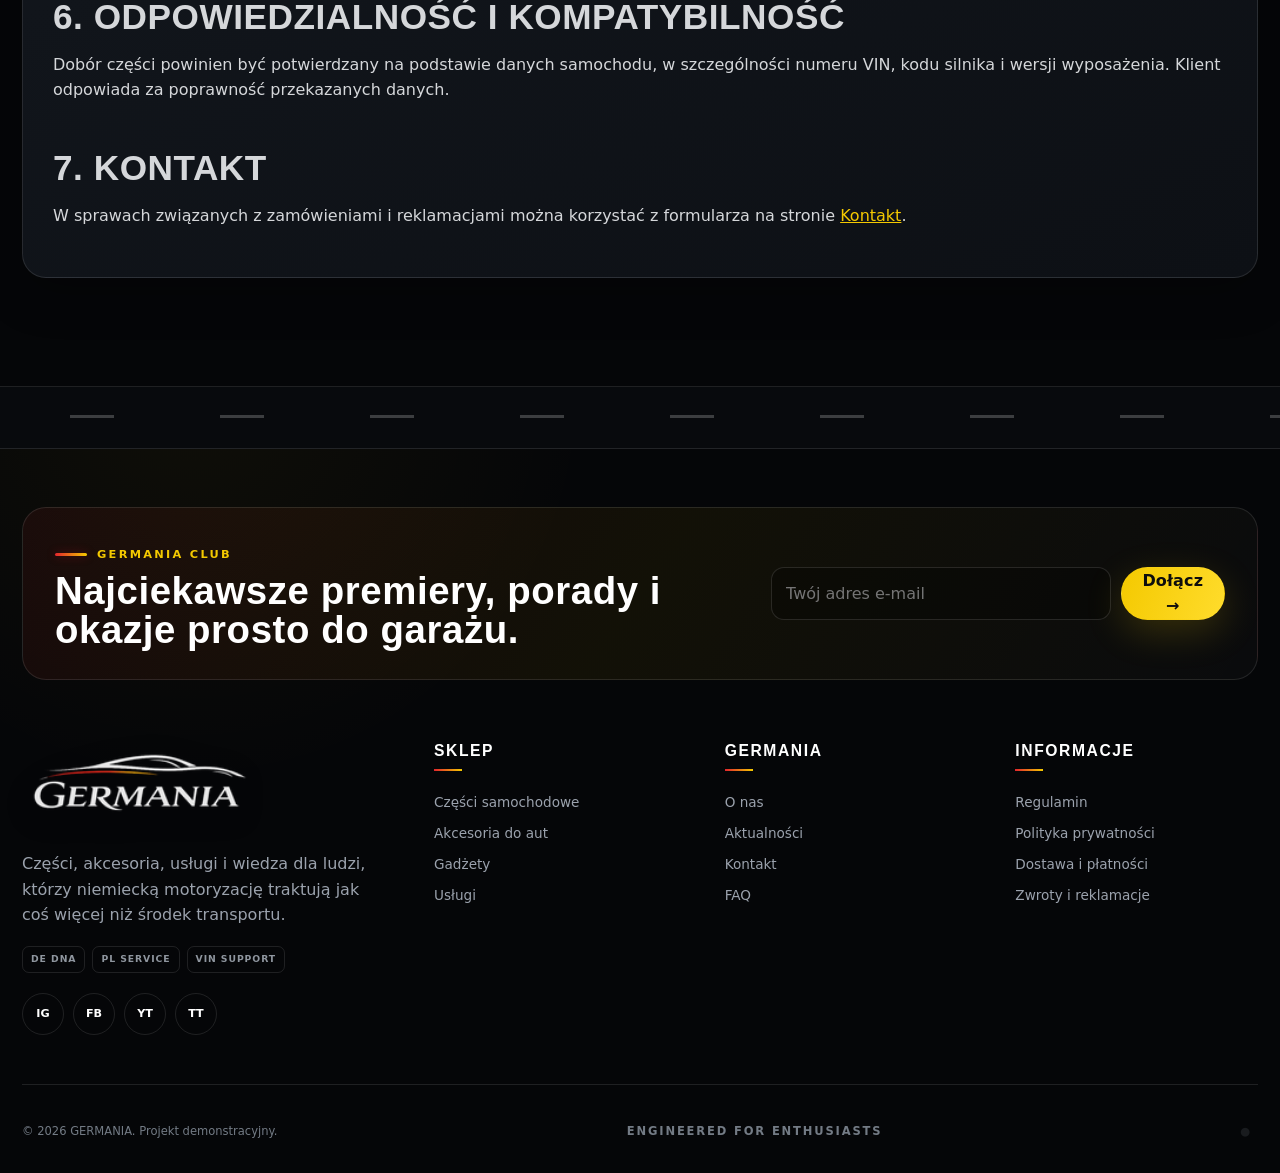
<file: regulamin.html>
<!doctype html>
<html lang="pl"><head><meta charset="utf-8"><meta name="viewport" content="width=device-width,initial-scale=1"><meta name="theme-color" content="#050608"><title>Regulamin | GERMANIA</title><link rel="icon" href="assets/images/favicon.png"><link rel="stylesheet" href="assets/css/styles.css"></head>
<body><div id="site-header"></div><main><section class="page-hero" data-word="ZASADY"><div class="container"><div class="breadcrumbs"><a href="index.html">Start</a> / <span>Regulamin</span></div><span class="eyebrow">Informacje formalne</span><h1>Regulamin sklepu</h1><p class="lead">Poniższa treść jest przykładowym szkieletem do uzupełnienia i weryfikacji prawnej przed uruchomieniem sprzedaży.</p></div></section>
<section class="section"><div class="container panel prose reveal"><h2>1. Postanowienia ogólne</h2><p>Sklep internetowy GERMANIA jest prowadzony przez dane przedsiębiorcy, które należy uzupełnić przed publikacją: pełna nazwa firmy, adres, NIP, REGON, adres e-mail i numer telefonu.</p><h2>2. Składanie zamówień</h2><p>Klient wybiera produkt lub usługę, podaje dane wymagane do realizacji i potwierdza zamówienie. Informacja o przyjęciu zamówienia nie musi oznaczać zawarcia umowy do chwili potwierdzenia dostępności i płatności.</p><h2 id="dostawa">3. Dostawa i płatności</h2><p>Dostępne metody dostawy, operatorzy płatności, terminy realizacji i koszty powinny zostać opisane po wyborze konkretnych integracji. Towary wykonywane na zamówienie mogą mieć odrębne terminy.</p><h2 id="zwroty">4. Zwroty i reklamacje</h2><p>Zasady odstąpienia od umowy, wyjątki dotyczące produktów personalizowanych oraz procedura reklamacyjna muszą odpowiadać aktualnym przepisom i rzeczywistemu modelowi działalności.</p><h2>5. Usługi motoryzacyjne</h2><p>Ceny widoczne na stronie mogą być cenami startowymi. Ostateczna wycena jest potwierdzana po oględzinach lub ustaleniu pełnego zakresu prac. Klient powinien zaakceptować koszt przed rozpoczęciem dodatkowych czynności.</p><h2>6. Odpowiedzialność i kompatybilność</h2><p>Dobór części powinien być potwierdzany na podstawie danych samochodu, w szczególności numeru VIN, kodu silnika i wersji wyposażenia. Klient odpowiada za poprawność przekazanych danych.</p><h2>7. Kontakt</h2><p>W sprawach związanych z zamówieniami i reklamacjami można korzystać z formularza na stronie <a href="kontakt.html">Kontakt</a>.</p></div></section></main><div id="site-footer"></div><script src="assets/js/data.js"></script><script src="assets/js/main.js"></script></body></html>
</file>
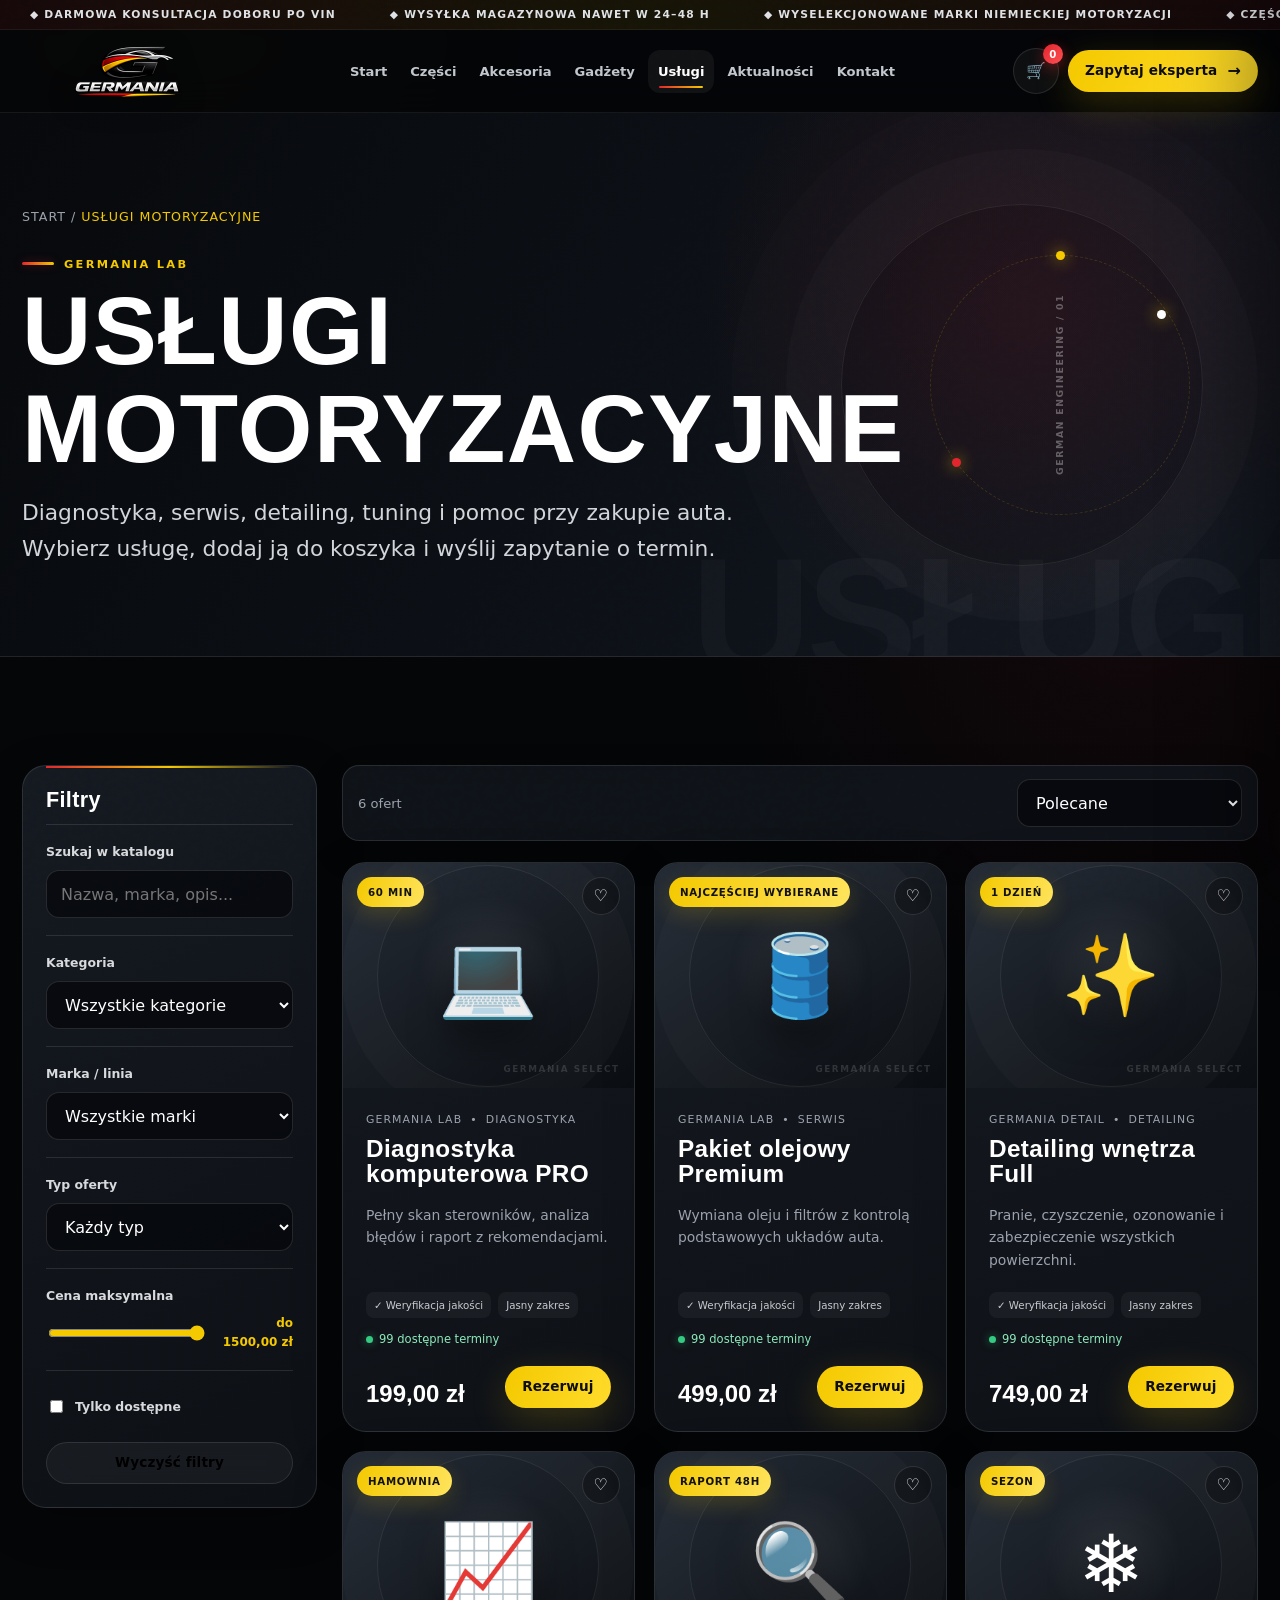
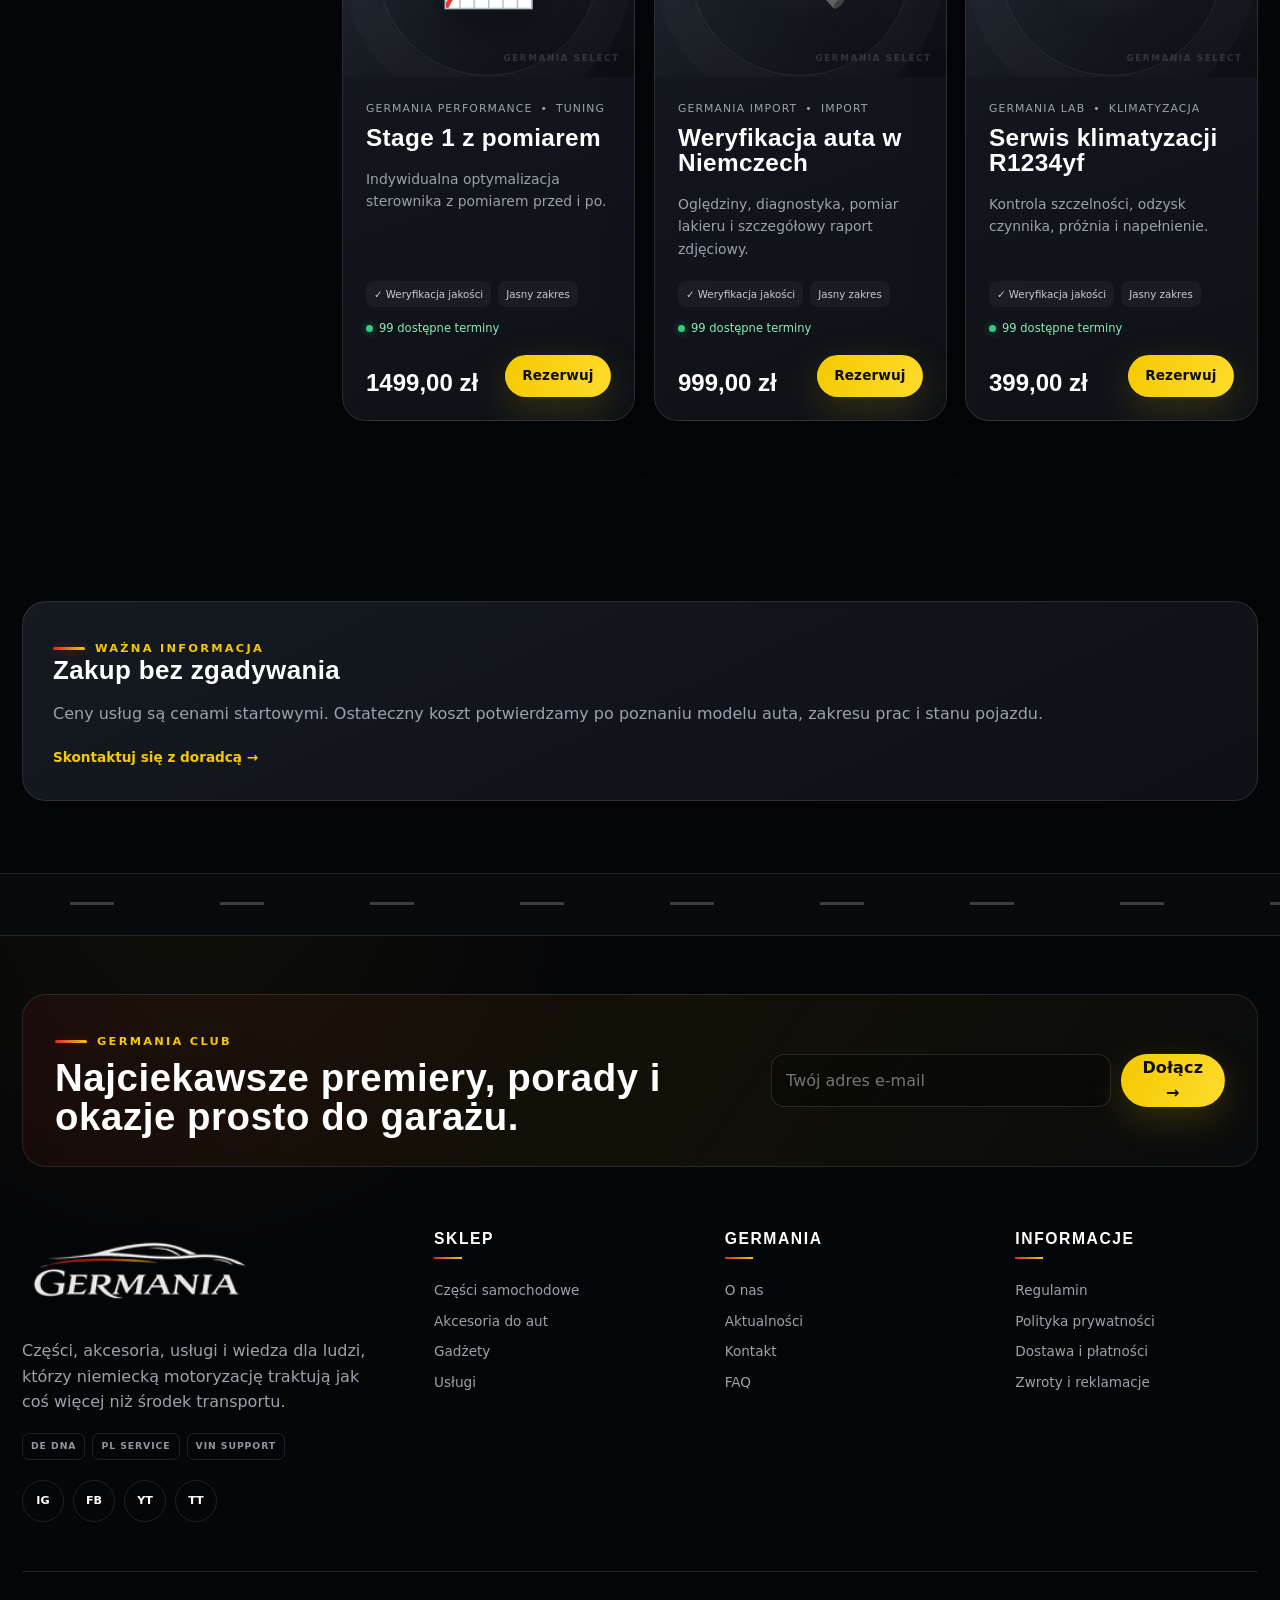
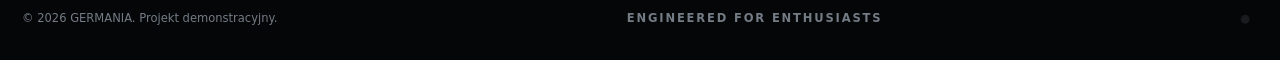
<file: uslugi.html>
<!doctype html>
<html lang="pl"><head><meta charset="utf-8"><meta name="viewport" content="width=device-width,initial-scale=1"><meta name="description" content="GERMANIA — usługi motoryzacyjne."><meta name="theme-color" content="#050608"><title>Usługi motoryzacyjne | GERMANIA</title><link rel="icon" href="assets/images/favicon.png"><link rel="stylesheet" href="assets/css/styles.css"></head>
<body data-page="services" data-catalog="services">
<div id="site-header"></div>
<main>
<section class="page-hero" data-word="USŁUGI"><div class="container"><div class="breadcrumbs"><a href="index.html">Start</a> / <span>Usługi motoryzacyjne</span></div><span class="eyebrow">GERMANIA LAB</span><h1>Usługi motoryzacyjne</h1><p class="lead">Diagnostyka, serwis, detailing, tuning i pomoc przy zakupie auta. Wybierz usługę, dodaj ją do koszyka i wyślij zapytanie o termin.</p></div></section>
<section class="section"><div class="container">
<div class="filter-shell">
<aside class="filters" id="filters"><h3>Filtry <button class="icon-btn mobile-filter-button" data-filter-toggle aria-label="Zamknij filtry">✕</button></h3>
<div class="filter-group"><label for="filterSearch">Szukaj w katalogu</label><input class="input" id="filterSearch" placeholder="Nazwa, marka, opis..."></div>
<div class="filter-group"><label for="filterCategory">Kategoria</label><select class="select" id="filterCategory"></select></div>
<div class="filter-group"><label for="filterBrand">Marka / linia</label><select class="select" id="filterBrand"></select></div>
<div class="filter-group"><label for="filterCondition">Typ oferty</label><select class="select" id="filterCondition"></select></div>
<div class="filter-group"><label for="filterPrice">Cena maksymalna</label><div class="range-row"><input class="range" type="range" min="0" step="50" id="filterPrice"><output id="priceOutput"></output></div></div>
<div class="filter-group"><label class="check-row"><input type="checkbox" id="filterAvailability"> Tylko dostępne</label></div>
<button class="btn btn-secondary btn-small" style="width:100%" id="clearFilters">Wyczyść filtry</button>
</aside>
<div class="catalog-area">
<div class="catalog-toolbar"><div><button class="btn btn-secondary btn-small mobile-filter-button" data-filter-toggle>☰ Filtry</button><div class="result-count" id="resultCount"></div></div><div class="toolbar-controls"><select class="select" id="sortCatalog"><option value="featured">Polecane</option><option value="price-asc">Cena: rosnąco</option><option value="price-desc">Cena: malejąco</option><option value="name">Nazwa A–Z</option><option value="stock">Dostępność</option></select></div></div>
<div class="catalog-grid" id="catalogGrid"></div>
</div></div>
</div></section>
<section class="section-tight"><div class="container"><div class="panel reveal"><span class="eyebrow">Ważna informacja</span><h3>Zakup bez zgadywania</h3><p class="muted">Ceny usług są cenami startowymi. Ostateczny koszt potwierdzamy po poznaniu modelu auta, zakresu prac i stanu pojazdu.</p><a class="arrow-link" href="kontakt.html">Skontaktuj się z doradcą →</a></div></div></section>
</main><div id="site-footer"></div>
<script src="assets/js/data.js"></script><script src="assets/js/main.js"></script><script src="assets/js/catalog.js"></script>
</body></html>
</file>
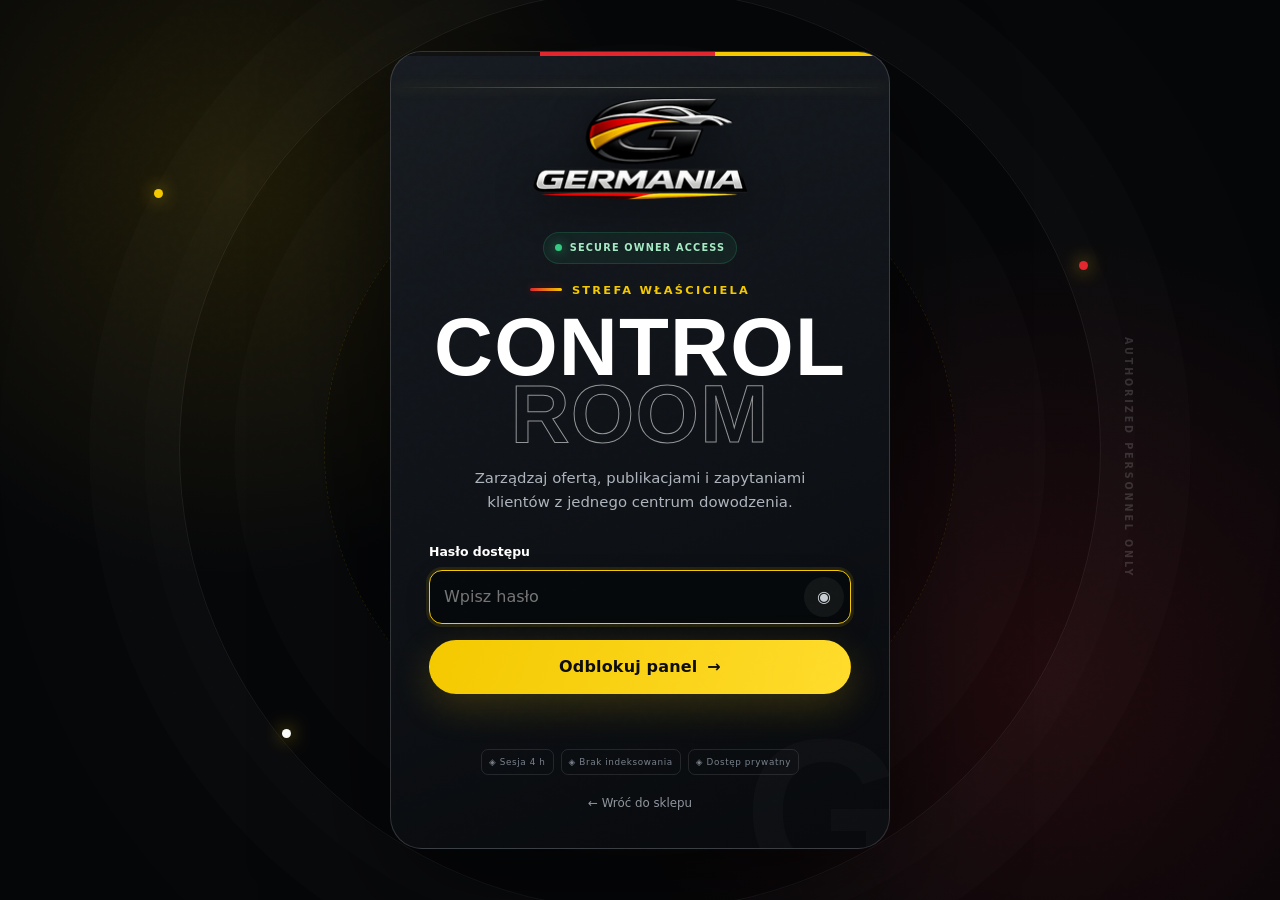
<file: panel-g7x9k/login.html>
<!doctype html>
<html lang="pl">
<head>
  <meta charset="utf-8">
  <meta name="viewport" content="width=device-width,initial-scale=1">
  <meta name="robots" content="noindex,nofollow">
  <meta name="theme-color" content="#050608">
  <title>GERMANIA Control Room</title>
  <link rel="icon" href="../assets/images/favicon.png">
  <link rel="stylesheet" href="../assets/css/styles.css">
  <link rel="stylesheet" href="../assets/css/admin.css">
</head>
<body class="admin-body admin-login-page">
  <div class="login-ambient" aria-hidden="true"><i></i><i></i><i></i><span>AUTHORIZED PERSONNEL ONLY</span></div>
  <main class="admin-login">
    <section class="login-shell">
      <div class="login-scan" aria-hidden="true"></div>
      <a class="login-brand" href="../index.html" aria-label="Wróć do strony GERMANIA"><img src="../assets/images/logo-header.png" alt="GERMANIA"></a>
      <div class="access-chip"><i></i> SECURE OWNER ACCESS</div>
      <span class="eyebrow login-eyebrow">Strefa właściciela</span>
      <h1>CONTROL<br><span>ROOM</span></h1>
      <p class="lead">Zarządzaj ofertą, publikacjami i zapytaniami klientów z jednego centrum dowodzenia.</p>
      <form id="loginForm">
        <div class="form-field">
          <label for="password">Hasło dostępu</label>
          <div class="password-shell"><input class="input" id="password" type="password" autocomplete="current-password" placeholder="Wpisz hasło" autofocus><button type="button" id="togglePassword" aria-label="Pokaż hasło">◉</button></div>
        </div>
        <button class="btn btn-primary login-submit" id="loginSubmit" type="submit"><span>Odblokuj panel</span><b>→</b></button>
        <div class="login-status" id="loginStatus" aria-live="polite"></div>
      </form>
      <div class="login-security"><span>◈ Sesja 4 h</span><span>◈ Brak indeksowania</span><span>◈ Dostęp prywatny</span></div>
      <a class="login-back" href="../index.html">← Wróć do sklepu</a>
    </section>
  </main>
  <script src="login.js"></script>
</body>
</html>
</file>
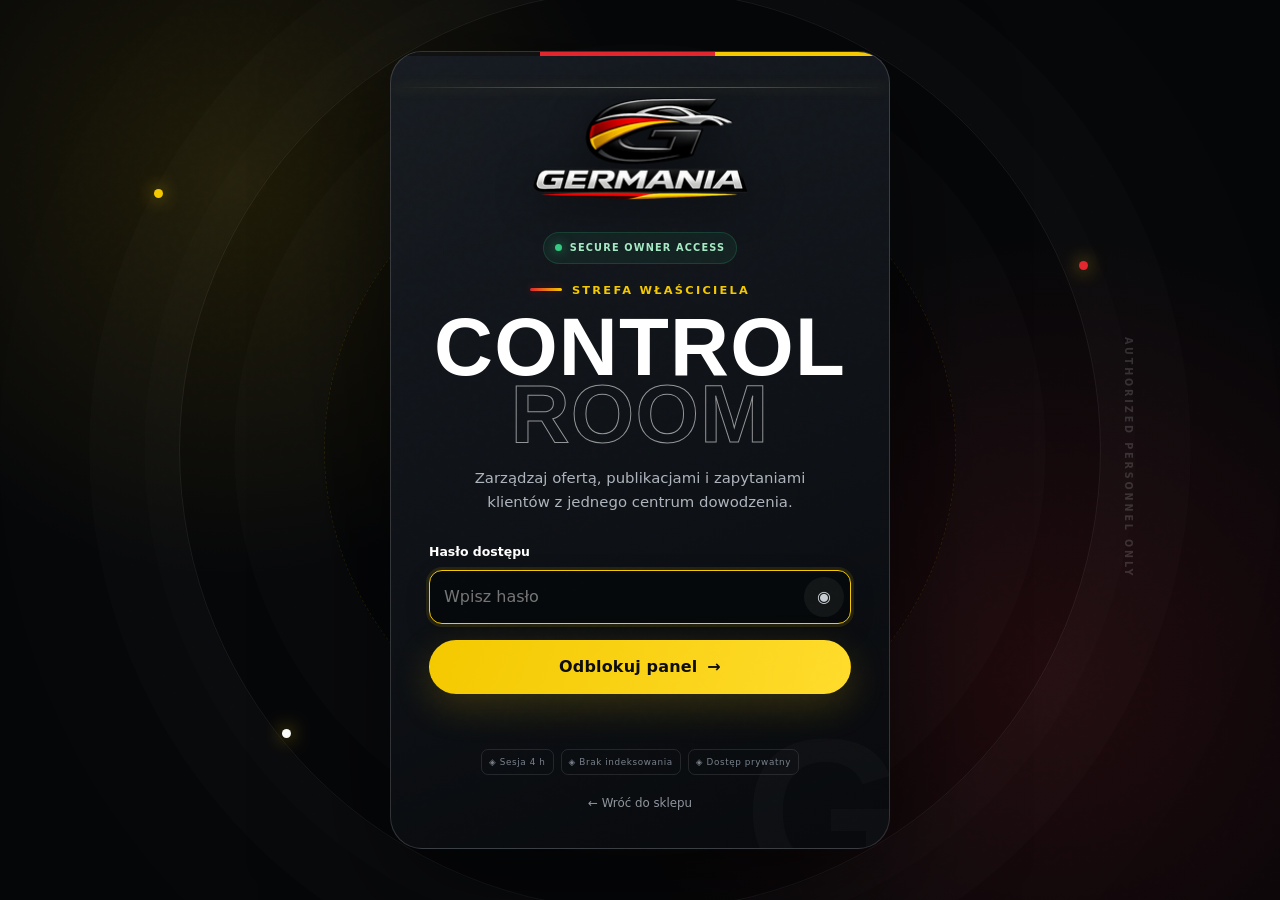
<file: panel-g7x9k/panel.html>
<!doctype html>
<html lang="pl">
<head>
  <meta charset="utf-8">
  <meta name="viewport" content="width=device-width,initial-scale=1">
  <meta name="robots" content="noindex,nofollow">
  <meta name="theme-color" content="#050608">
  <title>Panel GERMANIA</title>
  <link rel="icon" href="../assets/images/favicon.png">
  <link rel="stylesheet" href="../assets/css/styles.css">
  <link rel="stylesheet" href="../assets/css/admin.css">
</head>
<body class="admin-body admin-panel-body">
<div class="admin-layout">
  <aside class="admin-sidebar" id="adminSidebar">
    <a class="admin-brand" href="../index.html"><img src="../assets/images/logo-header.png" alt="GERMANIA"><span>CONTROL ROOM</span></a>
    <div class="admin-system-status"><i></i><div><b>System online</b><span>Local demo environment</span></div></div>
    <nav class="admin-nav" aria-label="Panel administracyjny">
      <button class="active" data-view="dashboard"><i>⌁</i><span>Pulpit</span><b>01</b></button>
      <button data-view="products"><i>◆</i><span>Produkty i usługi</span><b>02</b></button>
      <button data-view="posts"><i>▤</i><span>Aktualności</span><b>03</b></button>
      <button data-view="messages"><i>✉</i><span>Wiadomości <em id="unreadBadge"></em></span><b>04</b></button>
    </nav>
    <div class="admin-sidebar-foot">
      <div class="session-card"><span>SESJA WŁAŚCICIELA</span><div><i></i><b>Aktywna</b></div></div>
      <a class="btn btn-secondary btn-small" href="../index.html">← Otwórz stronę</a>
      <button class="btn btn-danger btn-small" id="logoutButton">Wyloguj</button>
    </div>
  </aside>

  <main class="admin-main">
    <header class="admin-topbar">
      <div class="admin-topbar-left"><button class="icon-btn admin-mobile-toggle" id="adminMenuToggle" aria-label="Otwórz menu">☰</button><div><b>GERMANIA Control Room</b><span id="adminDate">Centrum zarządzania</span></div></div>
      <div class="admin-topbar-right"><span class="admin-live"><i></i> LIVE</span><time id="adminClock">--:--</time><span class="admin-avatar">G</span></div>
    </header>

    <div class="admin-content">
      <section class="admin-view active" id="view-dashboard">
        <div class="admin-welcome">
          <div><span class="eyebrow">Centrum dowodzenia</span><h1>Witaj w GERMANIA.</h1><p>Oferta, treści i kontakt z klientem — wszystko pod kontrolą.</p><div class="welcome-actions"><button class="btn btn-primary" data-view-jump="products">+ Dodaj ofertę</button><button class="btn btn-secondary" data-view-jump="posts">+ Opublikuj artykuł</button></div></div>
          <div class="welcome-orbit" aria-hidden="true"><span>G</span><i></i><i></i><i></i></div>
        </div>

        <div class="stat-grid">
          <article class="stat-card stat-yellow"><div class="stat-icon">◆</div><div><span>Produkty i usługi</span><strong id="statProducts">0</strong><small>pełna oferta sklepu</small></div><em>+ aktywne</em></article>
          <article class="stat-card stat-red"><div class="stat-icon">▤</div><div><span>Artykuły</span><strong id="statPosts">0</strong><small>magazyn GERMANIA</small></div><em>content</em></article>
          <article class="stat-card stat-green"><div class="stat-icon">✉</div><div><span>Nowe wiadomości</span><strong id="statUnread">0</strong><small>wymagają odpowiedzi</small></div><em>inbox</em></article>
          <article class="stat-card stat-blue"><div class="stat-icon">🛒</div><div><span>Koszyk testowy</span><strong id="statCart">0</strong><small>pozycje klienta</small></div><em>live</em></article>
        </div>

        <div class="admin-dashboard-grid">
          <section class="analytics-card">
            <div class="analytics-head"><div><span class="eyebrow">Aktywność sklepu</span><h3>Panel operacyjny</h3></div><span class="range-pill">Ostatnie 7 dni</span></div>
            <div class="analytics-numbers"><div><span>Gotowość katalogu</span><strong>86%</strong></div><div><span>Treści</span><strong>72%</strong></div><div><span>Obsługa zapytań</span><strong>94%</strong></div></div>
            <div class="admin-chart" aria-label="Przykładowy wykres aktywności"><span class="chart-line"></span><svg viewBox="0 0 700 210" preserveAspectRatio="none"><defs><linearGradient id="chartFill" x1="0" y1="0" x2="0" y2="1"><stop offset="0" stop-color="#f4c900" stop-opacity=".3"/><stop offset="1" stop-color="#f4c900" stop-opacity="0"/></linearGradient></defs><path class="chart-area" d="M0 180 C80 160 110 95 190 125 S300 170 355 98 S455 50 520 88 S620 105 700 25 L700 210 L0 210Z"/><path class="chart-path" d="M0 180 C80 160 110 95 190 125 S300 170 355 98 S455 50 520 88 S620 105 700 25"/></svg><div class="chart-labels"><span>Pn</span><span>Wt</span><span>Śr</span><span>Cz</span><span>Pt</span><span>So</span><span>Nd</span></div></div>
          </section>
          <section class="quick-panel"><span class="eyebrow">Szybkie akcje</span><h3>Co robimy dalej?</h3><button data-view-jump="products"><i>+</i><span><b>Nowa oferta</b><small>Produkt, akcesorium lub usługa</small></span><em>→</em></button><button data-view-jump="posts"><i>▤</i><span><b>Nowy artykuł</b><small>Publikacja w magazynie</small></span><em>→</em></button><button data-view-jump="messages"><i>✉</i><span><b>Otwórz skrzynkę</b><small>Zapytania od klientów</small></span><em>→</em></button></section>
        </div>

        <div class="admin-bottom-grid">
          <section class="admin-panel-card"><div class="panel-card-head"><div><span class="eyebrow">Ostatnie wiadomości</span><h3>Skrzynka kontaktowa</h3></div><button class="text-button" data-view-jump="messages">Zobacz wszystkie →</button></div><div id="dashboardMessages" class="admin-list compact"></div></section>
          <section class="admin-panel-card"><span class="eyebrow">System check</span><h3>Przed publikacją</h3><div class="checklist"><div><i>✓</i><span><b>Projekt i interakcje</b><small>Warstwa demonstracyjna gotowa</small></span></div><div><i>!</i><span><b>Backend i baza danych</b><small>Wymagane przed wdrożeniem</small></span></div><div><i>!</i><span><b>Płatności i wysyłka</b><small>Wymagają integracji</small></span></div><div><i>!</i><span><b>Logowanie produkcyjne</b><small>Wymaga serwera i bezpiecznych sesji</small></span></div></div></section>
        </div>
      </section>

      <section class="admin-view" id="view-products">
        <div class="admin-heading"><div><span class="eyebrow">Zarządzanie ofertą</span><h1>Produkty i usługi</h1><p>Nowa pozycja pojawi się na wybranej stronie katalogu w tej przeglądarce.</p></div><span class="view-code">CATALOG / 02</span></div>
        <div class="admin-grid">
          <form class="admin-form" id="productForm">
            <div class="form-title"><div><span>NOWA POZYCJA</span><h3>Dodaj ofertę</h3></div><i>◆</i></div>
            <div class="form-grid">
              <div class="form-field"><label>Rodzaj katalogu</label><select class="select" name="group" required><option value="parts">Części</option><option value="accessories">Akcesoria</option><option value="gadgets">Gadżety</option><option value="services">Usługi</option></select></div>
              <div class="form-field"><label>Nazwa *</label><input class="input" name="name" required placeholder="Np. Zestaw klocków ceramicznych"></div>
              <div class="form-field"><label>Kategoria *</label><input class="input" name="category" required placeholder="Np. Hamulce"></div>
              <div class="form-field"><label>Marka / linia *</label><input class="input" name="brand" required placeholder="Np. ATE"></div>
              <div class="form-field form-split"><div><label>Cena (PLN) *</label><input class="input" name="price" type="number" min="0" step="0.01" required></div><div><label>Stara cena</label><input class="input" name="oldPrice" type="number" min="0" step="0.01"></div></div>
              <div class="form-field form-split"><div><label>Stan / terminy</label><input class="input" name="stock" type="number" min="0" value="1" required></div><div><label>Typ</label><input class="input" name="condition" value="Nowe"></div></div>
              <div class="form-field form-split"><div><label>Ikona emoji</label><input class="input" name="icon" value="📦" maxlength="4"></div><div><label>Etykieta</label><input class="input" name="badge" placeholder="Nowość"></div></div>
              <div class="form-field"><label>Opis *</label><textarea class="textarea" name="description" required placeholder="Najważniejsze korzyści i zastosowanie produktu..."></textarea></div>
              <button class="btn btn-primary" type="submit">Dodaj do oferty →</button>
            </div>
          </form>
          <div class="admin-list-column">
            <div class="live-preview"><div class="preview-label"><i></i> PODGLĄD NA ŻYWO</div><div id="productPreview" class="preview-product"></div></div>
            <div class="admin-list-toolbar"><div><strong>Dodane przez panel</strong><span id="customProductCount"></span></div><span class="toolbar-code">LOCAL DATA</span></div>
            <div class="admin-list" id="adminProductList"></div>
          </div>
        </div>
      </section>

      <section class="admin-view" id="view-posts">
        <div class="admin-heading"><div><span class="eyebrow">Magazyn GERMANIA</span><h1>Aktualności</h1><p>Publikuj artykuły widoczne na stronie aktualności i stronie głównej.</p></div><span class="view-code">CONTENT / 03</span></div>
        <div class="admin-grid">
          <form class="admin-form" id="postForm">
            <div class="form-title"><div><span>NOWA PUBLIKACJA</span><h3>Dodaj artykuł</h3></div><i>▤</i></div>
            <div class="form-grid">
              <div class="form-field"><label>Tytuł *</label><input class="input" name="title" required placeholder="Mocny, konkretny tytuł"></div>
              <div class="form-field form-split"><div><label>Kategoria *</label><input class="input" name="category" required placeholder="Technika"></div><div><label>Data *</label><input class="input" name="date" type="date" required></div></div>
              <div class="form-field"><label>Ikona emoji</label><input class="input" name="icon" value="📰" maxlength="4"></div>
              <div class="form-field"><label>Krótki wstęp *</label><textarea class="textarea" name="lead" required style="min-height:100px" placeholder="Zachęć czytelnika w 2–3 zdaniach..."></textarea></div>
              <div class="form-field"><label>Treść artykułu *</label><textarea class="textarea" name="content" required placeholder="Oddzielaj akapity pustą linią." style="min-height:230px"></textarea></div>
              <button class="btn btn-primary" type="submit">Opublikuj artykuł →</button>
            </div>
          </form>
          <div class="admin-list-column">
            <div class="live-preview"><div class="preview-label"><i></i> PODGLĄD PUBLIKACJI</div><div id="postPreview" class="preview-post"></div></div>
            <div class="admin-list-toolbar"><div><strong>Artykuły z panelu</strong><span id="customPostCount"></span></div><span class="toolbar-code">MAGAZINE</span></div>
            <div class="admin-list" id="adminPostList"></div>
          </div>
        </div>
      </section>

      <section class="admin-view" id="view-messages">
        <div class="admin-heading"><div><span class="eyebrow">Kontakt z klientami</span><h1>Wiadomości</h1><p>Zapytania przesłane przez formularz kontaktowy w tej przeglądarce.</p></div><button class="btn btn-secondary" id="markAllRead">Oznacz wszystkie jako przeczytane</button></div>
        <div class="inbox-toolbar"><div class="inbox-search"><span>⌕</span><input id="messageSearch" placeholder="Szukaj po temacie, nazwie lub adresie e-mail..."></div><span class="admin-live"><i></i> Skrzynka aktywna</span></div>
        <div class="admin-list messages-list" id="messageList"></div>
      </section>
    </div>
  </main>
</div>
<div class="toast-stack" id="toastStack"></div>
<script src="../assets/js/data.js"></script><script src="panel.js"></script>
</body>
</html>
</file>
<file: assets/css/styles.css>
:root {
  --ink:#050608;
  --ink-soft:#090b0f;
  --ink-2:#0e1116;
  --panel:#12161c;
  --panel-2:#191e26;
  --paper:#f4f4f0;
  --muted:#9ba2ad;
  --line:rgba(255,255,255,.105);
  --line-bright:rgba(255,255,255,.2);
  --yellow:#f4c900;
  --yellow-2:#ffe45c;
  --red:#e2252d;
  --red-2:#ff5960;
  --green:#35ca82;
  --white:#fff;
  --shadow:0 28px 90px rgba(0,0,0,.45);
  --shadow-soft:0 15px 45px rgba(0,0,0,.28);
  --radius:24px;
  --radius-sm:15px;
  --max:1280px;
  --header-h:112px;
}

*{box-sizing:border-box}
html{scroll-behavior:smooth;background:var(--ink)}
body{
  margin:0;
  background:
    radial-gradient(circle at 12% 0%,rgba(244,201,0,.055),transparent 24rem),
    radial-gradient(circle at 88% 18%,rgba(226,37,45,.06),transparent 26rem),
    var(--ink);
  color:var(--white);
  font-family:Inter,ui-sans-serif,system-ui,-apple-system,BlinkMacSystemFont,"Segoe UI",sans-serif;
  line-height:1.6;
  overflow-x:hidden;
  opacity:0;
  transition:opacity .45s ease;
}
body.ready{opacity:1}
body.drawer-open,body.menu-open{overflow:hidden}
body::before{
  content:"";
  position:fixed;
  inset:0;
  z-index:-3;
  pointer-events:none;
  background-image:
    linear-gradient(rgba(255,255,255,.018) 1px,transparent 1px),
    linear-gradient(90deg,rgba(255,255,255,.018) 1px,transparent 1px);
  background-size:54px 54px;
  mask-image:linear-gradient(to bottom,black,transparent 82%);
}
body::after{
  content:"";
  position:fixed;
  inset:0;
  pointer-events:none;
  z-index:200;
  opacity:.075;
  background-image:url("data:image/svg+xml,%3Csvg viewBox='0 0 180 180' xmlns='http://www.w3.org/2000/svg'%3E%3Cfilter id='n'%3E%3CfeTurbulence type='fractalNoise' baseFrequency='.8' numOctaves='4' stitchTiles='stitch'/%3E%3C/filter%3E%3Crect width='100%25' height='100%25' filter='url(%23n)' opacity='.5'/%3E%3C/svg%3E");
  mix-blend-mode:soft-light;
}
::selection{background:var(--yellow);color:#090909}
a{color:inherit;text-decoration:none}
button,input,select,textarea{font:inherit}
button{cursor:pointer}
img{max-width:100%;display:block}
hr{border:0;border-top:1px solid var(--line)}
.container{width:min(calc(100% - 44px),var(--max));margin-inline:auto}
.section{padding:108px 0;position:relative}
.section-tight{padding:72px 0;position:relative}
.section-dark{background:linear-gradient(180deg,rgba(255,255,255,.018),transparent),#090b0f;border-block:1px solid rgba(255,255,255,.055)}
.sr-only{position:absolute!important;width:1px;height:1px;padding:0;margin:-1px;overflow:hidden;clip:rect(0,0,0,0);white-space:nowrap;border:0}

.scroll-progress{position:fixed;left:0;right:0;top:0;height:3px;background:linear-gradient(90deg,#111 0 18%,var(--red) 44%,var(--yellow) 72%,#fff);transform:scaleX(0);transform-origin:left;z-index:250;box-shadow:0 0 16px rgba(244,201,0,.45)}
.page-loader{position:fixed;inset:0;z-index:240;background:#050608;display:grid;place-items:center;transition:opacity .6s ease,visibility .6s ease;pointer-events:none}
body.ready .page-loader{opacity:0;visibility:hidden}
.loader-logo{width:min(260px,58vw);animation:loaderPulse 1.2s ease-in-out infinite}
.loader-logo img{width:100%;filter:drop-shadow(0 0 25px rgba(244,201,0,.18))}
.page-loader>span{position:absolute;left:0;right:0;bottom:0;height:4px;background:linear-gradient(90deg,var(--red),var(--yellow));transform-origin:left;animation:loaderBar 1.1s ease both}
.cursor-glow{position:fixed;width:360px;height:360px;margin:-180px 0 0 -180px;border-radius:50%;pointer-events:none;z-index:-1;background:radial-gradient(circle,rgba(244,201,0,.065),rgba(226,37,45,.025) 32%,transparent 68%);opacity:0;transition:opacity .4s ease;will-change:transform}
.cursor-glow.active{opacity:1}
.back-top{position:fixed;right:22px;bottom:22px;z-index:55;width:48px;height:48px;border-radius:50%;border:1px solid var(--line-bright);background:rgba(13,16,21,.84);backdrop-filter:blur(14px);color:#fff;font-size:1.1rem;box-shadow:var(--shadow-soft);opacity:0;transform:translateY(20px) scale(.8);pointer-events:none;transition:.25s ease}
.back-top.visible{opacity:1;transform:none;pointer-events:auto}
.back-top:hover{background:var(--yellow);color:#111;border-color:var(--yellow)}

.eyebrow{display:inline-flex;gap:10px;align-items:center;color:var(--yellow);letter-spacing:.2em;font-size:.71rem;font-weight:900;text-transform:uppercase}
.eyebrow::before{content:"";width:32px;height:3px;border-radius:99px;background:linear-gradient(90deg,var(--red),var(--yellow));box-shadow:0 0 10px rgba(226,37,45,.35)}
h1,h2,h3,h4{font-family:"Arial Narrow","Roboto Condensed",Impact,sans-serif;line-height:1.02;margin:0 0 17px;letter-spacing:.015em}
h1{font-size:clamp(3.5rem,8.5vw,8.1rem);text-transform:uppercase}
h2{font-size:clamp(2.45rem,5vw,4.8rem);text-transform:uppercase}
h3{font-size:1.62rem}
h4{font-size:1.08rem}
p{margin:0 0 18px}
.lead{font-size:clamp(1.06rem,2vw,1.36rem);color:#d2d5da;max-width:790px;line-height:1.65}
.muted{color:var(--muted)}
.accent{color:var(--yellow)}
.red{color:var(--red)}

.btn{--bx:50%;--by:50%;position:relative;isolation:isolate;overflow:hidden;display:inline-flex;justify-content:center;align-items:center;gap:10px;min-height:50px;padding:0 22px;border-radius:999px;border:1px solid transparent;font-weight:900;letter-spacing:.01em;transition:transform .25s ease,box-shadow .25s ease,background .25s ease,color .25s ease,border-color .25s ease}
.btn::before{content:"";position:absolute;z-index:-1;width:120px;height:120px;left:var(--bx);top:var(--by);transform:translate(-50%,-50%) scale(0);border-radius:50%;background:rgba(255,255,255,.35);transition:transform .45s ease}
.btn:hover::before{transform:translate(-50%,-50%) scale(2.2)}
.btn:hover{transform:translateY(-3px)}
.btn:active{transform:translateY(0) scale(.98)}
.btn-primary{background:linear-gradient(110deg,var(--yellow),#ffdc2c);color:#0d0d0d;box-shadow:0 12px 38px rgba(244,201,0,.18)}
.btn-primary:hover{box-shadow:0 18px 48px rgba(244,201,0,.3)}
.btn-primary.added{background:var(--green)}
.btn-secondary{background:rgba(255,255,255,.045);border-color:var(--line);backdrop-filter:blur(10px)}
.btn-secondary:hover{background:rgba(255,255,255,.105);border-color:rgba(255,255,255,.22)}
.btn-danger{background:rgba(226,37,45,.12);color:#ff9ca0;border-color:rgba(226,37,45,.32)}
.btn-small{min-height:42px;padding:0 16px;font-size:.85rem}
.btn[disabled]{pointer-events:none}
.icon-btn{width:46px;height:46px;border-radius:50%;border:1px solid var(--line);background:rgba(255,255,255,.045);color:#fff;display:grid;place-items:center;transition:.25s ease}
.icon-btn:hover{background:rgba(255,255,255,.11);border-color:rgba(255,255,255,.24);transform:translateY(-2px)}
.arrow-link{display:inline-flex;align-items:center;gap:8px;color:var(--yellow);font-weight:900;font-size:.85rem;transition:gap .2s ease,color .2s ease}
.arrow-link:hover{gap:13px;color:var(--yellow-2)}

.glow-card{position:relative;transform:perspective(1000px) rotateX(var(--rx,0deg)) rotateY(var(--ry,0deg));transform-style:preserve-3d;transition:transform .28s ease,border-color .28s ease,box-shadow .28s ease}
.glow-card::before{content:"";position:absolute;inset:0;border-radius:inherit;pointer-events:none;z-index:0;background:radial-gradient(380px circle at var(--mx,-300px) var(--my,-300px),rgba(255,255,255,.085),transparent 42%);opacity:0;transition:opacity .25s ease}
.glow-card:hover::before{opacity:1}
.glow-card>*{position:relative;z-index:1}

.site-header{position:sticky;top:0;z-index:80;background:rgba(5,6,8,.78);backdrop-filter:blur(20px) saturate(125%);border-bottom:1px solid rgba(255,255,255,.07);transition:background .3s ease,box-shadow .3s ease}
.site-header.scrolled{background:rgba(5,6,8,.94);box-shadow:0 14px 45px rgba(0,0,0,.35)}
.promo-bar{height:30px;overflow:hidden;border-bottom:1px solid rgba(255,255,255,.055);background:linear-gradient(90deg,rgba(226,37,45,.08),rgba(244,201,0,.08),rgba(226,37,45,.08));white-space:nowrap}
.promo-track{display:inline-flex;align-items:center;gap:54px;min-width:max-content;height:100%;padding-left:30px;color:#dfe1e4;font-size:.67rem;font-weight:800;letter-spacing:.11em;text-transform:uppercase;animation:promoMove 28s linear infinite}
.promo-track span{display:inline-flex;align-items:center;gap:8px}
.promo-track span::first-letter{color:var(--yellow)}
.header-inner{height:82px;display:flex;align-items:center;justify-content:space-between;gap:24px}
.brand-logo{display:inline-flex;align-items:center;flex-shrink:0}
.header-logo{width:210px;height:67px;padding:3px 0}
.header-logo img{width:100%;height:100%;object-fit:contain;filter:drop-shadow(0 7px 14px rgba(0,0,0,.36));transition:transform .3s ease,filter .3s ease}
.header-logo:hover img{transform:scale(1.035);filter:drop-shadow(0 0 17px rgba(244,201,0,.16))}
.main-nav{display:flex;align-items:center;gap:3px}
.nav-link{position:relative;padding:11px 10px;border-radius:12px;color:#c2c7ce;font-size:.82rem;font-weight:800;transition:.22s ease}
.nav-link::after{content:"";position:absolute;left:50%;right:50%;bottom:5px;height:2px;border-radius:99px;background:linear-gradient(90deg,var(--red),var(--yellow));transition:left .22s ease,right .22s ease}
.nav-link:hover,.nav-link.active{color:#fff;background:rgba(255,255,255,.05)}
.nav-link:hover::after,.nav-link.active::after{left:11px;right:11px}
.header-actions{display:flex;gap:9px;align-items:center}
.header-cta b{font-size:1rem}
.cart-trigger{position:relative}
.cart-icon{transition:transform .25s ease}.cart-trigger:hover .cart-icon{transform:rotate(-8deg) scale(1.1)}
.cart-count{position:absolute;right:-5px;top:-5px;min-width:20px;height:20px;padding:0 5px;border-radius:99px;background:linear-gradient(135deg,var(--red),#ff4e55);color:#fff;font-size:.64rem;display:grid;place-items:center;font-weight:900;box-shadow:0 4px 14px rgba(226,37,45,.45)}
.menu-toggle{display:none}

.hero{min-height:calc(100vh - var(--header-h));display:flex;align-items:center;position:relative;overflow:hidden;isolation:isolate}
.hero::before{content:"";position:absolute;width:800px;height:800px;border-radius:50%;right:-250px;top:-170px;border:1px solid rgba(255,255,255,.09);box-shadow:0 0 0 80px rgba(255,255,255,.014),0 0 0 160px rgba(255,255,255,.009);animation:rotateSlow 28s linear infinite;z-index:-1}
.hero::after{content:"";position:absolute;inset:0;z-index:-3;background:radial-gradient(circle at 78% 40%,rgba(226,37,45,.17),transparent 27%),radial-gradient(circle at 17% 7%,rgba(244,201,0,.105),transparent 22%),linear-gradient(125deg,#050608 0 55%,#0d1117 55%)}
.hero-road{position:absolute;left:0;right:0;bottom:-1px;height:135px;overflow:hidden;z-index:-1;opacity:.55;perspective:240px}
.hero-road::before{content:"";position:absolute;left:-15%;right:-15%;bottom:-70px;height:190px;background:repeating-linear-gradient(90deg,transparent 0 80px,rgba(255,255,255,.16) 80px 122px,transparent 122px 235px);transform:rotateX(63deg);animation:roadMove 2.2s linear infinite;mask-image:linear-gradient(to top,black,transparent)}
.hero-grid{display:grid;grid-template-columns:1.05fr .95fr;gap:62px;align-items:center;padding:76px 0 92px}
.hero-copy{position:relative;z-index:2}
.hero-copy h1{margin-top:13px;text-shadow:0 10px 40px rgba(0,0,0,.3)}
.hero-copy h1 span{display:block}
.hero-copy h1 .outline{color:transparent;-webkit-text-stroke:1px rgba(255,255,255,.55);position:relative}
.hero-copy h1 .outline::after{content:"";position:absolute;left:0;bottom:-8px;width:clamp(140px,22vw,285px);height:5px;border-radius:99px;background:linear-gradient(90deg,#161616 0 32%,var(--red) 32% 66%,var(--yellow) 66%);box-shadow:0 0 22px rgba(244,201,0,.22)}
.hero-badge{display:inline-flex;align-items:center;gap:10px;padding:8px 13px;border:1px solid rgba(255,255,255,.12);border-radius:999px;background:rgba(255,255,255,.035);backdrop-filter:blur(10px);color:#d8dbe0;font-size:.72rem;font-weight:800;margin-bottom:18px}
.hero-badge i{width:8px;height:8px;border-radius:50%;background:var(--green);box-shadow:0 0 13px rgba(53,202,130,.7);animation:pulseDot 1.8s ease infinite}
.hero-actions{display:flex;flex-wrap:wrap;gap:12px;margin-top:34px}
.hero-meta{display:flex;gap:24px;margin-top:43px;flex-wrap:wrap}
.metric{padding-right:22px;border-right:1px solid var(--line)}
.metric:last-child{border-right:0}
.metric strong{display:block;font-family:"Arial Narrow",Impact,sans-serif;font-size:1.85rem;line-height:1;color:#fff}
.metric span{color:var(--muted);font-size:.77rem;display:block;margin-top:7px;max-width:145px}
.car-stage{position:relative;min-height:540px;display:grid;place-items:center;perspective:1200px}
.performance-orbit{position:absolute;width:450px;aspect-ratio:1;border-radius:50%;border:1px solid rgba(255,255,255,.1);animation:rotateSlow 18s linear infinite}
.performance-orbit::before,.performance-orbit::after{content:"";position:absolute;border-radius:50%;inset:38px;border:1px dashed rgba(244,201,0,.18)}
.performance-orbit::after{inset:93px;border-style:solid;border-color:rgba(226,37,45,.13);animation:rotateReverse 11s linear infinite}
.orbit-dot{position:absolute;width:11px;height:11px;border-radius:50%;background:var(--yellow);left:50%;top:-6px;box-shadow:0 0 20px rgba(244,201,0,.8)}
.car-card{width:min(100%,550px);aspect-ratio:1.18;border-radius:40px;padding:25px;position:relative;overflow:hidden;background:linear-gradient(145deg,rgba(38,44,54,.94),rgba(8,10,13,.97));border:1px solid rgba(255,255,255,.16);box-shadow:0 36px 100px rgba(0,0,0,.5),inset 0 1px rgba(255,255,255,.08);transform:perspective(1000px) rotateY(-8deg) rotateX(4deg);animation:floatCard 5.8s ease-in-out infinite;backdrop-filter:blur(10px)}
.car-card::before{content:"";position:absolute;inset:19px;border:1px solid rgba(255,255,255,.08);border-radius:27px;background:linear-gradient(130deg,rgba(255,255,255,.035),transparent 35%)}
.car-card::after{content:"GERMANIA / PERFORMANCE UNIT";position:absolute;left:25px;top:22px;color:rgba(255,255,255,.32);font-size:.58rem;letter-spacing:.18em;font-weight:800}
.car-silhouette{position:absolute;left:7%;right:7%;top:29%;height:42%;filter:drop-shadow(0 24px 28px rgba(0,0,0,.55))}
.car-roof{position:absolute;width:59%;height:45%;left:20%;top:0;border-radius:58% 50% 8px 8px;background:linear-gradient(150deg,#f4f6f8 0 16%,#949ba4 18% 43%,#22272e 45%);transform:skewX(-10deg);box-shadow:inset 0 -7px 14px rgba(0,0,0,.25)}
.car-body{position:absolute;left:0;right:0;bottom:10%;height:47%;border-radius:47% 17% 22% 20% / 48% 45% 26% 25%;background:linear-gradient(180deg,#f0f2f5 0 11%,#8e969f 17%,#363c44 68%,#14171b 100%);box-shadow:inset 0 -13px 14px rgba(0,0,0,.46)}
.car-body::before{content:"";position:absolute;right:7%;top:18%;width:14%;height:16%;border-radius:50%;background:linear-gradient(90deg,#fff,var(--yellow));box-shadow:0 0 28px rgba(244,201,0,.75);animation:headlight 2.5s ease-in-out infinite}
.car-body::after{content:"";position:absolute;left:5%;right:5%;bottom:11%;height:3px;background:linear-gradient(90deg,transparent,var(--red),var(--yellow),transparent);filter:blur(.5px)}
.wheel{position:absolute;width:20%;aspect-ratio:1;border-radius:50%;bottom:0;background:radial-gradient(circle,#aab0b8 0 14%,#282d34 16% 42%,#030405 44% 64%,#444a52 66% 69%,#08090b 71%);border:5px solid #050608;z-index:3;box-shadow:0 10px 18px rgba(0,0,0,.5)}
.wheel::after{content:"";position:absolute;inset:31%;border-radius:50%;background:var(--yellow);box-shadow:0 0 8px rgba(244,201,0,.4)}
.wheel.left{left:13%}.wheel.right{right:13%}
.stage-tag{position:absolute;padding:13px 17px;background:rgba(8,10,13,.76);border:1px solid rgba(255,255,255,.13);backdrop-filter:blur(15px);border-radius:15px;font-size:.72rem;font-weight:800;box-shadow:var(--shadow-soft);letter-spacing:.05em}
.stage-tag.one{top:9%;right:-1%;animation:floatTag 4.2s ease-in-out infinite reverse}
.stage-tag.two{left:-3%;bottom:9%;animation:floatTag 5.4s ease-in-out infinite}
.stage-tag strong{display:block;color:var(--yellow);font:700 1.35rem/1 "Arial Narrow",Impact,sans-serif;margin-bottom:4px}
.flag-line{display:grid;grid-template-columns:1fr 1fr 1fr;height:5px;border-radius:99px;overflow:hidden;width:78px;margin-top:8px}.flag-line i:nth-child(1){background:#111}.flag-line i:nth-child(2){background:var(--red)}.flag-line i:nth-child(3){background:var(--yellow)}

.speed-strip{position:relative;overflow:hidden;background:#080a0d;border-block:1px solid var(--line);padding:17px 0}
.speed-track{display:flex;width:max-content;gap:46px;align-items:center;animation:speedMove 24s linear infinite;font-family:"Arial Narrow",Impact,sans-serif;font-size:1.05rem;letter-spacing:.08em;text-transform:uppercase;color:#d8dbe0}
.speed-track span{display:flex;align-items:center;gap:12px}.speed-track span::before{content:"";width:8px;height:8px;border-radius:50%;background:var(--yellow);box-shadow:0 0 10px rgba(244,201,0,.5)}

.page-hero{padding:94px 0 72px;position:relative;overflow:hidden;background:radial-gradient(circle at 80% 35%,rgba(226,37,45,.105),transparent 30%),linear-gradient(120deg,#07090c,#121720);border-bottom:1px solid var(--line);isolation:isolate}
.page-hero::before{content:"";position:absolute;right:6%;top:50%;width:360px;height:360px;border-radius:50%;border:1px solid rgba(255,255,255,.08);transform:translateY(-50%);box-shadow:0 0 0 55px rgba(255,255,255,.015),0 0 0 110px rgba(255,255,255,.008);animation:rotateSlow 23s linear infinite;z-index:-1}
.page-hero::after{content:attr(data-word);position:absolute;right:-10px;bottom:-43px;font:700 clamp(5.2rem,13vw,12.5rem)/1 "Arial Narrow",Impact,sans-serif;color:rgba(255,255,255,.026);text-transform:uppercase;white-space:nowrap;z-index:-1;letter-spacing:-.03em}
.page-hero h1{font-size:clamp(3.4rem,7.5vw,7.1rem);max-width:940px;margin-top:9px}
.page-hero .lead{max-width:750px}
.page-hero-telemetry{position:absolute;right:7%;top:50%;width:260px;height:260px;transform:translateY(-50%);border-radius:50%;border:1px dashed rgba(244,201,0,.16);display:grid;place-items:center;pointer-events:none}
.page-hero-telemetry i{position:absolute;width:9px;height:9px;border-radius:50%;background:var(--yellow);box-shadow:0 0 15px rgba(244,201,0,.8)}
.page-hero-telemetry i:nth-child(1){top:-5px}.page-hero-telemetry i:nth-child(2){left:8%;bottom:18%;background:var(--red)}.page-hero-telemetry i:nth-child(3){right:9%;top:21%;background:#fff}
.page-hero-telemetry b{font-size:.58rem;letter-spacing:.18em;color:rgba(255,255,255,.32);transform:rotate(-90deg)}
.breadcrumbs{color:var(--muted);font-size:.79rem;margin-bottom:20px;text-transform:uppercase;letter-spacing:.08em}.breadcrumbs span{color:var(--yellow)}

.section-heading{display:flex;justify-content:space-between;align-items:end;gap:36px;margin-bottom:44px}
.section-heading p{max-width:575px;color:var(--muted)}
.category-grid{display:grid;grid-template-columns:repeat(4,1fr);gap:18px}
.category-card{min-height:290px;padding:26px;border-radius:var(--radius);position:relative;overflow:hidden;background:linear-gradient(150deg,#1b2028,#0d1015);border:1px solid var(--line);box-shadow:0 18px 50px rgba(0,0,0,.15)}
.category-card::after{content:"";position:absolute;width:230px;height:230px;border-radius:50%;right:-95px;bottom:-108px;background:var(--glow,rgba(244,201,0,.13));filter:blur(2px);transition:.38s ease}
.category-card:hover{border-color:rgba(244,201,0,.38);box-shadow:0 26px 65px rgba(0,0,0,.38)}
.category-card:hover::after{transform:scale(1.35)}
.category-number{position:absolute;right:20px;top:17px;color:rgba(255,255,255,.12);font:700 2.7rem/1 "Arial Narrow",Impact,sans-serif}
.category-icon{width:68px;height:68px;border-radius:20px;display:grid;place-items:center;font-size:2rem;background:linear-gradient(145deg,rgba(255,255,255,.09),rgba(255,255,255,.025));border:1px solid rgba(255,255,255,.09);margin-bottom:58px;box-shadow:inset 0 1px rgba(255,255,255,.08);transition:transform .3s ease}
.category-card:hover .category-icon{transform:translateY(-5px) rotate(-5deg) scale(1.05)}
.category-card p{color:var(--muted);font-size:.88rem}
.category-card h3{font-size:1.8rem}

.card-grid{display:grid;grid-template-columns:repeat(3,1fr);gap:21px}
.product-card{border-radius:var(--radius);overflow:hidden;background:linear-gradient(160deg,#151a21,#0e1116);border:1px solid var(--line);display:flex;flex-direction:column;box-shadow:0 18px 55px rgba(0,0,0,.15)}
.product-card:hover{border-color:rgba(244,201,0,.32);box-shadow:0 30px 70px rgba(0,0,0,.4)}
.product-visual{min-height:225px;display:grid;place-items:center;position:relative;overflow:hidden;background:radial-gradient(circle at 50% 45%,rgba(255,255,255,.08),transparent 36%),linear-gradient(145deg,#242b35,#0b0e12)}
.product-visual::before{content:"";position:absolute;width:220px;height:220px;border-radius:50%;border:1px solid rgba(255,255,255,.08);box-shadow:0 0 0 35px rgba(255,255,255,.018);transition:transform .45s ease}
.product-visual::after{content:"GERMANIA SELECT";position:absolute;bottom:12px;right:14px;color:rgba(255,255,255,.14);font-size:.55rem;letter-spacing:.18em;font-weight:800}
.product-visual .emoji{font-size:5rem;position:relative;filter:drop-shadow(0 18px 20px rgba(0,0,0,.45));transition:transform .42s cubic-bezier(.2,.8,.2,1)}
.product-card:hover .emoji{transform:scale(1.13) rotate(-5deg) translateY(-5px)}
.product-card:hover .product-visual::before{transform:scale(1.12) rotate(12deg)}
.product-badge{position:absolute;top:14px;left:14px;padding:7px 11px;border-radius:999px;font-size:.64rem;font-weight:900;background:linear-gradient(110deg,var(--yellow),#ffe45d);color:#111;text-transform:uppercase;letter-spacing:.07em;z-index:2;box-shadow:0 7px 22px rgba(244,201,0,.18)}
.product-badge.sale{background:linear-gradient(110deg,var(--red),#ff5d63);color:#fff}
.product-favorite{position:absolute;right:14px;top:14px;width:38px;height:38px;border-radius:50%;border:1px solid rgba(255,255,255,.13);background:rgba(0,0,0,.26);backdrop-filter:blur(9px);color:#fff;display:grid;place-items:center;z-index:2}
.product-body{padding:23px;display:flex;flex-direction:column;flex:1}
.product-meta{display:flex;gap:8px;color:var(--muted);font-size:.68rem;text-transform:uppercase;letter-spacing:.1em}
.product-body h3{margin-top:9px;font-size:1.52rem}
.product-description{color:var(--muted);font-size:.87rem;flex:1}
.product-benefits{display:flex;gap:7px;flex-wrap:wrap;margin:3px 0 12px}.product-benefits span{padding:5px 8px;border-radius:8px;background:rgba(255,255,255,.045);font-size:.64rem;color:#c8ccd1}
.price-row{display:flex;align-items:end;justify-content:space-between;gap:15px;margin-top:17px}
.price strong{display:block;font:700 1.5rem "Arial Narrow",Impact,sans-serif}.price del{color:#707781;font-size:.78rem}.stock{font-size:.72rem;color:#8ce9ba;display:flex;align-items:center;gap:6px}.stock::before{content:"";width:7px;height:7px;border-radius:50%;background:var(--green);box-shadow:0 0 9px rgba(53,202,130,.5)}.stock.out{color:#ff9ba0}.stock.out::before{background:var(--red)}

.filter-shell{display:grid;grid-template-columns:295px 1fr;gap:25px;align-items:start}
.filters{position:sticky;top:128px;background:linear-gradient(155deg,#151a21,#0d1015);border:1px solid var(--line);border-radius:var(--radius);padding:23px;box-shadow:var(--shadow-soft)}
.filters::before{content:"";position:absolute;left:23px;right:23px;top:0;height:2px;background:linear-gradient(90deg,var(--red),var(--yellow),transparent)}
.filters h3{display:flex;justify-content:space-between;align-items:center;font-size:1.35rem;margin-bottom:13px}
.filter-group{padding:17px 0;border-top:1px solid var(--line)}
.filter-group label{display:block;color:#d8dadd;font-size:.78rem;font-weight:800;margin-bottom:8px}
.input,.select,.textarea{width:100%;min-height:48px;border-radius:13px;border:1px solid rgba(255,255,255,.12);background:rgba(5,7,10,.7);color:#fff;padding:0 14px;outline:none;transition:border-color .2s ease,box-shadow .2s ease,background .2s ease}
.textarea{min-height:135px;padding-top:12px;resize:vertical}
.input:hover,.select:hover,.textarea:hover{background:rgba(8,11,15,.94);border-color:rgba(255,255,255,.18)}
.input:focus,.select:focus,.textarea:focus{border-color:var(--yellow);box-shadow:0 0 0 3px rgba(244,201,0,.1),0 8px 25px rgba(0,0,0,.18)}
select option{background:#11151b;color:#fff}
.range-row{display:flex;gap:8px;align-items:center}.range-row output{color:var(--yellow);font-weight:900;min-width:78px;text-align:right;font-size:.75rem}.range{width:100%;accent-color:var(--yellow)}
.check-row{display:flex!important;gap:9px;align-items:center;margin:9px 0;color:#c9cbd0;font-size:.84rem}.check-row input{accent-color:var(--yellow)}
.catalog-area{min-width:0}.catalog-toolbar{display:flex;justify-content:space-between;gap:15px;align-items:center;margin-bottom:21px;background:rgba(18,22,28,.88);border:1px solid var(--line);border-radius:17px;padding:13px 15px;backdrop-filter:blur(12px);box-shadow:0 12px 35px rgba(0,0,0,.15)}.result-count{color:var(--muted);font-size:.82rem}.toolbar-controls{display:flex;gap:10px}.toolbar-controls .select{min-width:225px}.catalog-grid{display:grid;grid-template-columns:repeat(3,1fr);gap:19px}.empty-state{grid-column:1/-1;min-height:340px;display:grid;place-items:center;text-align:center;border:1px dashed rgba(255,255,255,.18);border-radius:var(--radius);color:var(--muted);padding:30px;background:rgba(255,255,255,.015)}.mobile-filter-button{display:none}

.feature-strip{border-block:1px solid var(--line);background:linear-gradient(90deg,#0a0c10,#10141a,#0a0c10);position:relative;overflow:hidden}.feature-strip::after{content:"";position:absolute;inset:0;background:linear-gradient(90deg,transparent,rgba(244,201,0,.035),transparent);transform:translateX(-100%);animation:stripSweep 6s ease-in-out infinite}.feature-grid{display:grid;grid-template-columns:repeat(4,1fr);position:relative;z-index:1}.feature-item{padding:30px 22px;border-right:1px solid var(--line);display:flex;gap:15px;align-items:center}.feature-item:last-child{border-right:0}.feature-item b{display:block;font-size:.88rem}.feature-item span:not(.feature-icon){color:var(--muted);font-size:.73rem}.feature-icon{width:44px;height:44px;border-radius:14px;display:grid;place-items:center;font-size:1.35rem;background:rgba(244,201,0,.08);border:1px solid rgba(244,201,0,.14)}

.news-grid{display:grid;grid-template-columns:repeat(3,1fr);gap:21px}.news-card{background:linear-gradient(155deg,#151a21,#0d1015);border:1px solid var(--line);border-radius:var(--radius);overflow:hidden;box-shadow:0 18px 55px rgba(0,0,0,.16)}.news-card:hover{border-color:rgba(244,201,0,.26);box-shadow:0 30px 70px rgba(0,0,0,.4)}.news-cover{min-height:220px;padding:20px;display:flex;align-items:end;position:relative;overflow:hidden;background:var(--cover,linear-gradient(140deg,#333,#111))}.news-cover::before{content:"";position:absolute;inset:0;background:linear-gradient(to top,rgba(0,0,0,.88),transparent 72%)}.news-cover::after{content:"";position:absolute;inset:-60% -20%;background:linear-gradient(110deg,transparent 42%,rgba(255,255,255,.12) 50%,transparent 58%);transform:translateX(-45%) rotate(10deg);transition:transform .8s ease}.news-card:hover .news-cover::after{transform:translateX(45%) rotate(10deg)}.news-cover .news-icon{position:absolute;right:19px;top:18px;font-size:4.7rem;opacity:.75;transform:rotate(-8deg);filter:drop-shadow(0 16px 22px rgba(0,0,0,.3));transition:transform .35s ease}.news-card:hover .news-icon{transform:rotate(4deg) scale(1.08)}.news-category{position:relative;padding:7px 11px;border-radius:99px;background:linear-gradient(110deg,var(--yellow),#ffe457);color:#111;font-size:.63rem;font-weight:900;text-transform:uppercase;letter-spacing:.08em}.news-content{padding:23px}.news-content p{color:var(--muted);font-size:.87rem}.news-date{color:var(--muted);font-size:.69rem;text-transform:uppercase;letter-spacing:.1em}.news-detail{display:none}
.article-modal{position:fixed;inset:0;z-index:120;background:rgba(0,0,0,.84);backdrop-filter:blur(16px);padding:20px;overflow:auto;opacity:0;pointer-events:none;transition:.25s ease}.article-modal.open{opacity:1;pointer-events:auto}.article-shell{width:min(900px,100%);margin:42px auto;background:#12161c;border:1px solid var(--line-bright);border-radius:30px;overflow:hidden;box-shadow:var(--shadow)}.article-top{min-height:310px;padding:40px;display:flex;flex-direction:column;justify-content:end;position:relative;background:var(--cover,linear-gradient(140deg,#333,#111))}.article-top::before{content:"";position:absolute;inset:0;background:linear-gradient(to top,rgba(0,0,0,.95),rgba(0,0,0,.12))}.article-top>*{position:relative}.article-top h2{font-size:clamp(2.2rem,5vw,4.4rem)}.article-body{padding:40px;color:#d9dadd}.article-body p{margin-bottom:1.4em}.modal-close{position:fixed;top:25px;right:27px;z-index:122}

.split{display:grid;grid-template-columns:1fr 1fr;gap:42px;align-items:center}.panel{background:linear-gradient(155deg,#151a21,#0d1015);border:1px solid var(--line);border-radius:var(--radius);padding:30px;box-shadow:var(--shadow-soft)}.panel:hover{border-color:rgba(255,255,255,.16)}
.contact-grid{display:grid;grid-template-columns:.82fr 1.18fr;gap:30px}.contact-cards{display:grid;gap:14px}.contact-card{padding:20px;border-radius:17px;background:linear-gradient(155deg,#151a21,#0e1116);border:1px solid var(--line);display:flex;gap:15px}.contact-card:hover{border-color:rgba(244,201,0,.23)}.contact-card i{width:46px;height:46px;flex:0 0 46px;border-radius:14px;display:grid;place-items:center;background:rgba(244,201,0,.09);border:1px solid rgba(244,201,0,.12);font-style:normal;color:var(--yellow);font-weight:900}.contact-card b{display:block}.contact-card span{color:var(--muted);font-size:.82rem}.form-grid{display:grid;grid-template-columns:1fr 1fr;gap:15px}.form-field.full{grid-column:1/-1}.form-field label{display:block;margin-bottom:8px;font-size:.78rem;font-weight:800}.form-note{color:var(--muted);font-size:.73rem}
.map-placeholder{min-height:320px;display:grid;place-items:center;border-radius:var(--radius);border:1px solid var(--line);background:radial-gradient(circle at center,rgba(244,201,0,.08),transparent 45%),#0d1015;position:relative;overflow:hidden}.map-placeholder::before,.map-placeholder::after{content:"";position:absolute;inset:-50%;background-image:linear-gradient(rgba(255,255,255,.045) 1px,transparent 1px),linear-gradient(90deg,rgba(255,255,255,.045) 1px,transparent 1px);background-size:35px 35px;transform:rotate(18deg);animation:mapGrid 18s linear infinite}.map-placeholder::after{background-image:radial-gradient(circle at center,rgba(244,201,0,.15),transparent 36%);animation:none}.map-pin{position:relative;z-index:2;width:80px;height:80px;border-radius:50% 50% 50% 8px;transform:rotate(-45deg);background:linear-gradient(135deg,var(--red),#ff4d55);display:grid;place-items:center;box-shadow:0 18px 40px rgba(226,37,45,.42);animation:pinBounce 2.6s ease-in-out infinite}.map-pin::after{content:"G";transform:rotate(45deg);font:700 2rem "Arial Narrow",Impact,sans-serif}
.timeline{display:grid;gap:14px}.timeline-item{display:grid;grid-template-columns:110px 1fr;gap:22px;padding:23px;border-radius:17px;background:linear-gradient(155deg,#151a21,#0e1116);border:1px solid var(--line)}.timeline-item strong{color:var(--yellow);font:700 1.55rem "Arial Narrow",Impact,sans-serif}.prose{color:#d5d7da}.prose h2{font-size:2.2rem;margin-top:47px}.prose h3{margin-top:31px}.prose ul{padding-left:20px}.prose li{margin:8px 0}.prose a{color:var(--yellow);text-decoration:underline}.prose strong{color:#fff}

.performance-panel{position:relative;min-height:430px;overflow:hidden}.performance-panel::before{content:"";position:absolute;width:320px;height:320px;border-radius:50%;right:-70px;top:-60px;border:1px solid rgba(255,255,255,.09);box-shadow:0 0 0 45px rgba(255,255,255,.018),0 0 0 90px rgba(255,255,255,.009)}.diagnostic-screen{position:relative;z-index:1;padding:24px;border-radius:20px;background:rgba(4,6,8,.64);border:1px solid rgba(255,255,255,.1);backdrop-filter:blur(10px)}.screen-head{display:flex;justify-content:space-between;align-items:center;margin-bottom:24px;color:var(--muted);font-size:.7rem;letter-spacing:.12em}.live-dot{display:flex;align-items:center;gap:7px;color:#7ee6ad}.live-dot::before{content:"";width:8px;height:8px;border-radius:50%;background:var(--green);box-shadow:0 0 12px rgba(53,202,130,.65);animation:pulseDot 1.6s ease infinite}.gauge-row{display:grid;grid-template-columns:repeat(3,1fr);gap:11px}.gauge{padding:15px;border-radius:15px;background:rgba(255,255,255,.035);border:1px solid var(--line);text-align:center}.gauge strong{display:block;font:700 1.8rem "Arial Narrow",Impact,sans-serif;color:var(--yellow)}.gauge span{font-size:.65rem;color:var(--muted)}.chart-lines{height:125px;margin-top:20px;position:relative;overflow:hidden;border-radius:14px;background:linear-gradient(rgba(255,255,255,.035) 1px,transparent 1px),linear-gradient(90deg,rgba(255,255,255,.035) 1px,transparent 1px);background-size:28px 28px}.chart-lines svg{width:100%;height:100%;overflow:visible}.chart-lines path{fill:none;stroke:var(--yellow);stroke-width:2.5;stroke-dasharray:600;stroke-dashoffset:600;animation:drawLine 3s ease infinite alternate}.diagnostic-list{display:grid;gap:10px;margin-top:18px}.diagnostic-item{display:grid;grid-template-columns:42px 1fr auto;gap:12px;align-items:center;padding:13px;border-radius:13px;background:rgba(255,255,255,.035);border:1px solid var(--line)}.diagnostic-item i{width:42px;height:42px;border-radius:12px;display:grid;place-items:center;background:rgba(244,201,0,.08);font-style:normal}.diagnostic-item b{font-size:.83rem}.diagnostic-item span{font-size:.68rem;color:var(--muted)}.diagnostic-item em{font-style:normal;color:var(--green);font-size:.7rem;font-weight:800}

.testimonial-grid{display:grid;grid-template-columns:repeat(3,1fr);gap:19px}.testimonial-card{padding:25px;border-radius:var(--radius);background:linear-gradient(155deg,#151a21,#0d1015);border:1px solid var(--line);position:relative;overflow:hidden}.testimonial-card::after{content:"”";position:absolute;right:17px;top:3px;font:700 6rem Georgia,serif;color:rgba(244,201,0,.09)}.testimonial-stars{color:var(--yellow);letter-spacing:.1em;margin-bottom:14px}.testimonial-card p{color:#d2d5d9;font-size:.9rem}.testimonial-author{display:flex;align-items:center;gap:12px;margin-top:21px}.testimonial-avatar{width:44px;height:44px;border-radius:50%;display:grid;place-items:center;background:linear-gradient(135deg,var(--red),var(--yellow));color:#111;font-weight:900}.testimonial-author b{display:block;font-size:.84rem}.testimonial-author span{color:var(--muted);font-size:.7rem}

.cta-box{border-radius:34px;padding:52px;overflow:hidden;position:relative;background:linear-gradient(115deg,var(--yellow),#ffe05a 54%,#ffb900);color:#111;box-shadow:0 25px 65px rgba(244,201,0,.13)}.cta-box::before{content:"";position:absolute;inset:-100% 45% -100% -25%;background:linear-gradient(100deg,transparent,rgba(255,255,255,.35),transparent);transform:rotate(15deg);animation:ctaShine 5s ease-in-out infinite}.cta-box::after{content:"G";position:absolute;right:4%;bottom:-48px;font:700 13rem/1 "Arial Narrow",Impact,sans-serif;color:rgba(0,0,0,.075)}.cta-box>*{position:relative;z-index:1}.cta-box h2{max-width:790px}.cta-box p{max-width:660px;color:rgba(0,0,0,.68)}.cta-box .btn-secondary{color:#111;border-color:rgba(0,0,0,.18);background:rgba(255,255,255,.38)}

.site-footer{background:radial-gradient(circle at 15% 0%,rgba(244,201,0,.045),transparent 30%),#050608;border-top:1px solid var(--line);padding:0 0 25px;position:relative;overflow:hidden}.footer-road{height:62px;overflow:hidden;position:relative;background:#080a0d;border-bottom:1px solid var(--line)}.footer-road span::before{content:"";position:absolute;left:-10%;right:-10%;top:28px;height:3px;background:repeating-linear-gradient(90deg,transparent 0 48px,rgba(255,255,255,.21) 48px 92px,transparent 92px 150px);animation:footerRoad 3s linear infinite}.footer-newsletter{display:grid;grid-template-columns:1.2fr .8fr;gap:35px;align-items:center;margin:58px 0 64px;padding:30px 32px;border:1px solid var(--line);border-radius:24px;background:linear-gradient(125deg,rgba(226,37,45,.08),rgba(244,201,0,.06),rgba(255,255,255,.025));overflow:hidden}.footer-newsletter h3{margin:7px 0 0;font-size:clamp(1.6rem,3vw,2.4rem);max-width:670px}.newsletter-form{display:flex;gap:10px}.newsletter-form .input{background:rgba(0,0,0,.28)}.footer-grid{display:grid;grid-template-columns:1.5fr repeat(3,1fr);gap:48px}.footer-brand p{color:var(--muted);max-width:390px;margin-top:20px}.footer-logo{width:235px;min-height:75px}.footer-logo img{width:100%;height:auto;filter:drop-shadow(0 8px 14px rgba(0,0,0,.4))}.footer-badges{display:flex;flex-wrap:wrap;gap:7px;margin-top:18px}.footer-badges span{padding:5px 8px;border:1px solid var(--line);border-radius:7px;color:#8f969f;font-size:.58rem;font-weight:900;letter-spacing:.1em}.footer-col h4{font-size:.98rem;letter-spacing:.1em;text-transform:uppercase;margin-bottom:21px}.footer-col h4::after{content:"";display:block;width:28px;height:2px;margin-top:10px;background:linear-gradient(90deg,var(--red),var(--yellow))}.footer-col a{display:block;color:var(--muted);margin:9px 0;font-size:.85rem;transition:.2s ease}.footer-col a:hover{color:var(--yellow);transform:translateX(4px)}.socials{display:flex;gap:9px;margin-top:20px}.socials a{width:42px;height:42px;border:1px solid var(--line);border-radius:50%;display:grid;place-items:center;color:#fff;margin:0;position:relative;overflow:hidden;transition:.25s ease}.socials a::before{content:"";position:absolute;inset:100% 0 0;background:linear-gradient(var(--red),var(--yellow));transition:inset .25s ease}.socials a:hover{color:#111;border-color:transparent;transform:translateY(-4px)}.socials a:hover::before{inset:0}.socials a span{position:relative;z-index:1;font-size:.7rem;font-weight:900}.footer-bottom{display:flex;justify-content:space-between;gap:20px;align-items:center;padding-top:29px;margin-top:49px;border-top:1px solid var(--line);color:#737b85;font-size:.72rem}.footer-signature{letter-spacing:.16em;font-weight:800}.vault-trigger{opacity:.18;cursor:default;user-select:none;padding:8px}

.cart-drawer{position:fixed;inset:0;z-index:110;pointer-events:none}.cart-backdrop{position:absolute;inset:0;background:rgba(0,0,0,.74);backdrop-filter:blur(5px);opacity:0;transition:.3s ease}.cart-panel{position:absolute;right:0;top:0;bottom:0;width:min(465px,100%);background:linear-gradient(160deg,#151a21,#090b0f);border-left:1px solid var(--line-bright);transform:translateX(100%);transition:transform .38s cubic-bezier(.2,.75,.2,1);display:flex;flex-direction:column;box-shadow:-30px 0 80px rgba(0,0,0,.4)}.cart-drawer.open{pointer-events:auto}.cart-drawer.open .cart-backdrop{opacity:1}.cart-drawer.open .cart-panel{transform:translateX(0)}.cart-head{padding:24px;border-bottom:1px solid var(--line);display:flex;justify-content:space-between;align-items:center}.cart-head h3{margin:7px 0 0;font-size:2rem}.cart-progress{padding:15px 24px;border-bottom:1px solid var(--line)}.cart-progress span{display:block;height:4px;border-radius:99px;background:linear-gradient(90deg,var(--red),var(--yellow));margin-bottom:7px;box-shadow:0 0 13px rgba(244,201,0,.18)}.cart-progress small{color:var(--muted);font-size:.68rem}.cart-items{padding:20px;overflow:auto;display:grid;gap:12px;align-content:start;flex:1}.cart-item{display:grid;grid-template-columns:60px 1fr auto;gap:13px;align-items:center;padding:13px;background:rgba(255,255,255,.04);border:1px solid var(--line);border-radius:15px;animation:cartItemIn .3s ease both}.cart-item-icon{width:60px;height:60px;border-radius:13px;background:linear-gradient(145deg,#2a313c,#171b22);display:grid;place-items:center;font-size:1.8rem}.cart-item h4{margin:0 0 4px;font:700 .9rem Inter,system-ui,sans-serif}.cart-item small{color:var(--muted)}.cart-remove{background:none;color:#ff9298;border:0;font-size:1rem}.cart-foot{padding:24px;border-top:1px solid var(--line)}.cart-total{display:flex;justify-content:space-between;margin-bottom:17px;font-size:1.08rem}.cart-total strong{font:700 1.7rem "Arial Narrow",Impact,sans-serif}.cart-note{text-align:center;color:var(--muted);font-size:.66rem;margin:10px 0 0}.cart-empty{display:grid;place-items:center;text-align:center;color:var(--muted);min-height:320px}.cart-empty-icon{width:88px;height:88px;border-radius:50%;display:grid;place-items:center;margin:0 auto 17px;background:rgba(244,201,0,.07);border:1px solid rgba(244,201,0,.12);font-size:2.5rem;animation:floatSimple 3s ease-in-out infinite}

.toast-stack{position:fixed;right:21px;bottom:21px;z-index:160;display:grid;gap:10px;max-width:min(380px,calc(100vw - 42px))}.toast{display:grid;grid-template-columns:33px 1fr;gap:11px;align-items:center;padding:14px 17px;border-radius:15px;background:rgba(24,29,36,.94);backdrop-filter:blur(14px);border:1px solid var(--line-bright);box-shadow:var(--shadow);animation:toastIn .35s cubic-bezier(.2,.8,.2,1) both;font-size:.84rem}.toast>span{width:33px;height:33px;border-radius:50%;display:grid;place-items:center;background:rgba(53,202,130,.12);color:#7debb1;font-weight:900}.toast.error>span{background:rgba(226,37,45,.13);color:#ff9ca1}.toast.success{border-color:rgba(53,202,130,.3)}.toast.error{border-color:rgba(226,37,45,.35)}.toast.leaving{animation:toastOut .5s ease both}

.reveal{opacity:0;transform:translateY(34px) scale(.985);filter:blur(3px);transition:opacity .8s ease,transform .8s cubic-bezier(.2,.75,.2,1),filter .8s ease}.reveal.visible{opacity:1;transform:none;filter:none}.stagger>*{opacity:0;transform:translateY(28px) scale(.98);transition:opacity .65s ease,transform .65s cubic-bezier(.2,.75,.2,1)}.stagger.visible>*{opacity:1;transform:none}.stagger.visible>*:nth-child(2){transition-delay:.09s}.stagger.visible>*:nth-child(3){transition-delay:.18s}.stagger.visible>*:nth-child(4){transition-delay:.27s}.stagger.visible>*:nth-child(5){transition-delay:.36s}.stagger.visible>*:nth-child(6){transition-delay:.45s}

@keyframes loaderPulse{50%{transform:scale(1.035);filter:brightness(1.2)}}
@keyframes loaderBar{from{transform:scaleX(0)}to{transform:scaleX(1)}}
@keyframes promoMove{to{transform:translateX(-48%)}}
@keyframes rotateSlow{to{transform:rotate(360deg)}}
@keyframes rotateReverse{to{transform:rotate(-360deg)}}
@keyframes roadMove{to{background-position-x:235px}}
@keyframes floatCard{0%,100%{transform:translateY(0) perspective(1000px) rotateY(-8deg) rotateX(4deg)}50%{transform:translateY(-15px) perspective(1000px) rotateY(-5deg) rotateX(2deg)}}
@keyframes floatTag{0%,100%{transform:translateY(0)}50%{transform:translateY(-10px)}}
@keyframes headlight{50%{filter:brightness(1.35);box-shadow:0 0 42px rgba(244,201,0,.9)}}
@keyframes pulseDot{50%{opacity:.55;transform:scale(.78)}}
@keyframes speedMove{to{transform:translateX(-50%)}}
@keyframes stripSweep{50%,100%{transform:translateX(100%)}}
@keyframes mapGrid{to{transform:rotate(18deg) translate(35px,35px)}}
@keyframes pinBounce{0%,100%{transform:rotate(-45deg) translate(0)}50%{transform:rotate(-45deg) translate(7px,-7px)}}
@keyframes drawLine{to{stroke-dashoffset:0}}
@keyframes ctaShine{0%,55%{transform:translateX(-70%) rotate(15deg)}90%,100%{transform:translateX(160%) rotate(15deg)}}
@keyframes footerRoad{to{background-position-x:150px}}
@keyframes cartItemIn{from{opacity:0;transform:translateX(20px)}}
@keyframes floatSimple{50%{transform:translateY(-8px)}}
@keyframes toastIn{from{opacity:0;transform:translateX(25px) scale(.96)}}
@keyframes toastOut{to{opacity:0;transform:translateX(35px) scale(.96)}}

@media(max-width:1160px){
  .main-nav{position:fixed;left:22px;right:22px;top:124px;padding:14px;background:rgba(13,16,21,.98);border:1px solid var(--line-bright);border-radius:20px;display:grid;grid-template-columns:repeat(2,1fr);transform:translateY(-18px) scale(.98);opacity:0;pointer-events:none;transition:.28s ease;box-shadow:var(--shadow);backdrop-filter:blur(18px)}
  .main-nav.open{opacity:1;pointer-events:auto;transform:none}.nav-link{padding:13px 15px}.menu-toggle{display:grid}.header-actions .header-cta{display:none}.hero-grid{grid-template-columns:1fr}.hero-copy{max-width:820px}.car-stage{min-height:500px}.category-grid{grid-template-columns:repeat(2,1fr)}.catalog-grid{grid-template-columns:repeat(2,1fr)}.card-grid,.news-grid,.testimonial-grid{grid-template-columns:repeat(2,1fr)}.footer-grid{grid-template-columns:1.5fr repeat(2,1fr)}.footer-col:last-child{grid-column:2/4}.page-hero-telemetry{opacity:.45;right:-40px}
}
@media(max-width:820px){
  :root{--header-h:102px}.container{width:min(calc(100% - 30px),var(--max))}.section{padding:78px 0}.section-tight{padding:58px 0}.promo-bar{height:28px}.header-inner{height:74px}.header-logo{width:180px;height:60px}.hero{min-height:auto}.hero-grid{padding:66px 0 92px}.car-stage{min-height:390px}.performance-orbit{width:340px}.car-card{max-width:440px}.stage-tag.one{right:1%}.stage-tag.two{left:1%}.feature-grid{grid-template-columns:repeat(2,1fr)}.feature-item:nth-child(2){border-right:0}.feature-item:nth-child(-n+2){border-bottom:1px solid var(--line)}.filter-shell{display:block}.filters{position:fixed;z-index:100;left:0;right:0;bottom:0;top:auto;max-height:82vh;overflow:auto;border-radius:26px 26px 0 0;transform:translateY(110%);transition:.35s cubic-bezier(.2,.75,.2,1);box-shadow:0 -30px 80px rgba(0,0,0,.6)}.filters.open{transform:none}.mobile-filter-button{display:inline-flex}.catalog-toolbar{align-items:stretch;flex-direction:column}.toolbar-controls{width:100%}.toolbar-controls .select{min-width:0;flex:1}.split,.contact-grid{grid-template-columns:1fr}.section-heading{align-items:flex-start;flex-direction:column}.footer-newsletter{grid-template-columns:1fr}.footer-grid{grid-template-columns:1fr 1fr}.footer-brand{grid-column:1/-1}.footer-col:last-child{grid-column:auto}.page-hero{padding:76px 0 60px}.page-hero-telemetry{display:none}.gauge-row{grid-template-columns:repeat(3,1fr)}
}
@media(max-width:580px){
  .container{width:min(calc(100% - 24px),var(--max))}.header-inner{height:70px;gap:10px}.header-logo{width:150px;height:54px}.main-nav{top:110px;left:12px;right:12px;grid-template-columns:1fr;max-height:calc(100vh - 124px);overflow:auto}.icon-btn{width:42px;height:42px}h1{font-size:clamp(3.2rem,17vw,5rem)}h2{font-size:clamp(2.25rem,12vw,3.6rem)}.hero-grid{padding-top:52px}.hero-meta{gap:14px}.metric{width:calc(50% - 8px);padding-right:12px}.metric:nth-child(2){border-right:0}.car-stage{min-height:300px}.performance-orbit{width:260px}.car-card{border-radius:27px}.stage-tag{font-size:.58rem;padding:10px 12px}.stage-tag.one{top:5%}.stage-tag.two{bottom:3%}.category-grid,.card-grid,.news-grid,.catalog-grid,.testimonial-grid{grid-template-columns:1fr}.feature-grid{grid-template-columns:1fr}.feature-item{border-right:0;border-bottom:1px solid var(--line)}.feature-item:last-child{border-bottom:0}.form-grid{grid-template-columns:1fr}.form-field.full{grid-column:auto}.toolbar-controls{flex-direction:column}.footer-newsletter{padding:25px 20px}.newsletter-form{flex-direction:column}.footer-grid{grid-template-columns:1fr}.footer-col:last-child{grid-column:auto}.footer-bottom{flex-direction:column;align-items:flex-start}.footer-signature{font-size:.61rem}.cta-box{padding:35px 25px}.article-body,.article-top{padding:27px}.timeline-item{grid-template-columns:1fr;gap:5px}.gauge-row{grid-template-columns:1fr}.product-visual{min-height:205px}.page-hero h1{font-size:clamp(3.2rem,16vw,5rem)}.promo-track{gap:34px}.cart-panel{width:100%}.toast-stack{right:12px;bottom:12px;max-width:calc(100vw - 24px)}
}
@media(prefers-reduced-motion:reduce){
  *,*::before,*::after{scroll-behavior:auto!important;animation-duration:.01ms!important;animation-iteration-count:1!important;transition-duration:.01ms!important}.reveal,.stagger>*{opacity:1!important;transform:none!important;filter:none!important}.cursor-glow{display:none}.glow-card{transform:none!important}
}
.product-favorite.active{background:rgba(226,37,45,.88);border-color:rgba(255,255,255,.22);color:#fff;box-shadow:0 8px 25px rgba(226,37,45,.3)}
</file>
<file: assets/css/admin.css>
.admin-body{min-height:100vh;opacity:1!important;background:#07090c;color:#fff}
.admin-body::before{background-size:42px 42px;opacity:.85}
.admin-login-page{overflow:hidden;background:radial-gradient(circle at 18% 20%,rgba(244,201,0,.11),transparent 25rem),radial-gradient(circle at 82% 75%,rgba(226,37,45,.12),transparent 28rem),#050608}
.admin-login{min-height:100vh;display:grid;place-items:center;padding:28px;position:relative;z-index:2}
.login-ambient{position:fixed;inset:0;pointer-events:none;overflow:hidden}
.login-ambient::before,.login-ambient::after{content:"";position:absolute;left:50%;top:50%;width:min(82vw,920px);aspect-ratio:1;border-radius:50%;border:1px solid rgba(255,255,255,.07);transform:translate(-50%,-50%);box-shadow:0 0 0 90px rgba(255,255,255,.012),0 0 0 180px rgba(255,255,255,.008);animation:adminOrbit 28s linear infinite}
.login-ambient::after{width:min(56vw,630px);border-style:dashed;border-color:rgba(244,201,0,.12);animation-direction:reverse;animation-duration:19s}
.login-ambient i{position:absolute;width:9px;height:9px;border-radius:50%;background:var(--yellow);box-shadow:0 0 18px rgba(244,201,0,.8)}
.login-ambient i:nth-child(1){left:12%;top:21%}.login-ambient i:nth-child(2){right:15%;top:29%;background:var(--red)}.login-ambient i:nth-child(3){left:22%;bottom:18%;background:#fff}
.login-ambient span{position:absolute;right:3%;top:50%;transform:rotate(90deg) translateY(-50%);transform-origin:center;color:rgba(255,255,255,.15);font-size:.6rem;letter-spacing:.3em;font-weight:900}
.login-shell{width:min(500px,100%);background:linear-gradient(160deg,rgba(24,29,36,.94),rgba(8,10,13,.96));border:1px solid rgba(255,255,255,.16);border-radius:32px;padding:35px 38px;box-shadow:0 42px 120px rgba(0,0,0,.58);backdrop-filter:blur(22px);position:relative;overflow:hidden}
.login-shell::before{content:"";position:absolute;height:4px;left:0;right:0;top:0;background:linear-gradient(90deg,#111 0 30%,var(--red) 30% 65%,var(--yellow) 65%)}
.login-shell::after{content:"G";position:absolute;right:-17px;bottom:-68px;font:700 13rem/1 "Arial Narrow",Impact,sans-serif;color:rgba(255,255,255,.025);pointer-events:none}
.login-scan{position:absolute;left:0;right:0;height:1px;background:linear-gradient(90deg,transparent,rgba(244,201,0,.55),transparent);box-shadow:0 0 12px rgba(244,201,0,.35);animation:loginScan 5.5s linear infinite;pointer-events:none}
.login-brand{display:flex;justify-content:center;margin:0 auto 22px;width:235px;position:relative;z-index:1}.login-brand img{width:100%;filter:drop-shadow(0 8px 20px rgba(0,0,0,.4))}
.access-chip{width:max-content;margin:0 auto 17px;display:flex;align-items:center;gap:8px;padding:7px 11px;border-radius:99px;background:rgba(53,202,130,.075);border:1px solid rgba(53,202,130,.18);color:#a7eac6;font-size:.61rem;font-weight:900;letter-spacing:.12em}.access-chip i{width:7px;height:7px;border-radius:50%;background:var(--green);box-shadow:0 0 12px rgba(53,202,130,.7);animation:pulseDot 1.6s ease infinite}
.login-eyebrow{display:flex;justify-content:center}.login-shell h1{font-size:clamp(3.5rem,9vw,5.1rem);text-align:center;line-height:.82;margin:15px 0 18px}.login-shell h1 span{color:transparent;-webkit-text-stroke:1px rgba(255,255,255,.55)}
.login-shell .lead{font-size:.93rem;text-align:center;margin:0 auto 27px;max-width:390px;color:#aeb4bd}
.password-shell{position:relative}.password-shell .input{padding-right:52px;background:rgba(4,6,8,.68);height:54px}.password-shell button{position:absolute;right:7px;top:7px;width:40px;height:40px;border:0;border-radius:50%;background:rgba(255,255,255,.05);color:#c7ccd2}.password-shell button:hover{background:rgba(255,255,255,.1)}
.login-submit{width:100%;margin-top:16px;min-height:54px}.login-submit.loading b{animation:spin .7s linear infinite}.login-status{min-height:25px;font-size:.79rem;text-align:center;color:#ff9ca1;margin-top:12px}.login-status.success{color:#8ce9ba}
.login-security{display:flex;justify-content:center;flex-wrap:wrap;gap:7px;margin-top:18px;position:relative;z-index:1}.login-security span{padding:5px 7px;border:1px solid var(--line);border-radius:7px;color:#78808b;font-size:.55rem;letter-spacing:.07em}.login-back{display:block;text-align:center;color:#8f969f;font-size:.74rem;margin-top:19px;position:relative;z-index:1}.login-back:hover{color:var(--yellow)}

.admin-panel-body{background:radial-gradient(circle at 80% 0%,rgba(244,201,0,.045),transparent 30rem),#080a0e;overflow-x:hidden}
.admin-layout{min-height:100vh;display:grid;grid-template-columns:290px minmax(0,1fr)}
.admin-sidebar{position:sticky;top:0;height:100vh;background:linear-gradient(180deg,#0b0e12,#07090c);border-right:1px solid var(--line);padding:21px 17px;display:flex;flex-direction:column;z-index:60;box-shadow:18px 0 55px rgba(0,0,0,.18)}
.admin-sidebar::after{content:"";position:absolute;top:0;bottom:0;right:-1px;width:1px;background:linear-gradient(transparent,var(--yellow),transparent);opacity:.18}
.admin-brand{display:block;margin:0 6px 21px;padding-bottom:18px;border-bottom:1px solid var(--line)}.admin-brand img{width:205px;height:79px;object-fit:contain}.admin-brand span{display:block;margin-top:-8px;color:#6f7782;font-size:.58rem;letter-spacing:.24em;font-weight:900;text-align:center}
.admin-system-status{display:flex;gap:10px;align-items:center;margin:0 6px 24px;padding:12px;border-radius:14px;background:rgba(53,202,130,.055);border:1px solid rgba(53,202,130,.12)}.admin-system-status>i{width:9px;height:9px;border-radius:50%;background:var(--green);box-shadow:0 0 13px rgba(53,202,130,.65);animation:pulseDot 1.8s ease infinite}.admin-system-status b{display:block;font-size:.72rem}.admin-system-status span{display:block;color:#77808a;font-size:.58rem;margin-top:2px}
.admin-nav{display:grid;gap:7px}.admin-nav button{display:grid;grid-template-columns:36px 1fr auto;align-items:center;gap:10px;text-align:left;border:1px solid transparent;border-radius:14px;padding:11px 12px;color:#9ca3ad;background:transparent;font-weight:800;transition:.22s ease}.admin-nav button>i{width:36px;height:36px;border-radius:11px;display:grid;place-items:center;background:rgba(255,255,255,.045);font-style:normal;color:#c5cad0}.admin-nav button>span{font-size:.78rem}.admin-nav button>b{font-size:.58rem;color:#505761}.admin-nav button em{font-style:normal;color:var(--yellow);margin-left:3px}.admin-nav button:hover{color:#fff;background:rgba(255,255,255,.035);border-color:rgba(255,255,255,.06)}.admin-nav button.active{color:#fff;background:linear-gradient(110deg,rgba(244,201,0,.11),rgba(255,255,255,.035));border-color:rgba(244,201,0,.18);box-shadow:inset 3px 0 0 var(--yellow)}.admin-nav button.active>i{background:var(--yellow);color:#111;box-shadow:0 8px 22px rgba(244,201,0,.18)}
.admin-sidebar-foot{margin-top:auto;display:grid;gap:9px}.session-card{padding:12px 13px;border-radius:14px;border:1px solid var(--line);background:rgba(255,255,255,.025);margin-bottom:3px}.session-card>span{display:block;color:#68717c;font-size:.55rem;letter-spacing:.13em;font-weight:900;margin-bottom:7px}.session-card div{display:flex;align-items:center;gap:7px}.session-card i{width:7px;height:7px;border-radius:50%;background:var(--green)}.session-card b{font-size:.69rem;color:#a7eac6}
.admin-main{min-width:0}.admin-topbar{min-height:78px;display:flex;justify-content:space-between;align-items:center;padding:0 31px;border-bottom:1px solid var(--line);background:rgba(8,10,14,.82);backdrop-filter:blur(18px);position:sticky;top:0;z-index:40}.admin-topbar-left,.admin-topbar-right{display:flex;align-items:center;gap:13px}.admin-topbar-left b{display:block;font-size:.82rem}.admin-topbar-left span{display:block;color:#747d88;font-size:.63rem;margin-top:3px}.admin-topbar-right time{font:700 1.18rem "Arial Narrow",Impact,sans-serif;letter-spacing:.08em}.admin-live{display:inline-flex;align-items:center;gap:7px;color:#8fe8b8;font-size:.61rem;font-weight:900;letter-spacing:.1em}.admin-live i{width:7px;height:7px;border-radius:50%;background:var(--green);box-shadow:0 0 10px rgba(53,202,130,.7);animation:pulseDot 1.7s ease infinite}.admin-avatar{width:39px;height:39px;border-radius:50%;display:grid;place-items:center;background:linear-gradient(135deg,var(--red),var(--yellow));color:#111;font:700 1.1rem "Arial Narrow",Impact,sans-serif;box-shadow:0 8px 24px rgba(226,37,45,.2)}
.admin-content{padding:31px;max-width:1600px;margin:0 auto}.admin-view{display:none}.admin-view.active{display:block;animation:viewIn .45s cubic-bezier(.2,.75,.2,1)}
.admin-welcome{min-height:280px;padding:38px 40px;border-radius:28px;background:radial-gradient(circle at 82% 50%,rgba(244,201,0,.15),transparent 23rem),linear-gradient(125deg,#171c23,#0c0f14);border:1px solid rgba(255,255,255,.13);display:grid;grid-template-columns:1fr 310px;align-items:center;position:relative;overflow:hidden;box-shadow:0 30px 80px rgba(0,0,0,.28);margin-bottom:22px}.admin-welcome::before{content:"";position:absolute;left:0;right:0;top:0;height:3px;background:linear-gradient(90deg,var(--red),var(--yellow),transparent)}.admin-welcome::after{content:"GERMANIA";position:absolute;left:39px;bottom:-28px;font:700 7.5rem/1 "Arial Narrow",Impact,sans-serif;color:rgba(255,255,255,.018)}.admin-welcome>div:first-child{position:relative;z-index:2}.admin-welcome h1{font-size:clamp(3rem,5vw,5.4rem);margin:10px 0 12px}.admin-welcome p{color:#a7aeb7}.welcome-actions{display:flex;gap:10px;flex-wrap:wrap;margin-top:23px}.welcome-orbit{width:220px;height:220px;border-radius:50%;border:1px solid rgba(255,255,255,.12);justify-self:center;display:grid;place-items:center;position:relative;animation:adminOrbit 18s linear infinite}.welcome-orbit::before,.welcome-orbit::after{content:"";position:absolute;border-radius:50%;inset:29px;border:1px dashed rgba(244,201,0,.24)}.welcome-orbit::after{inset:66px;border-style:solid;border-color:rgba(226,37,45,.25)}.welcome-orbit span{font:700 5.5rem/1 "Arial Narrow",Impact,sans-serif;transform:rotate(-360deg);color:#fff;text-shadow:0 0 32px rgba(244,201,0,.2)}.welcome-orbit i{position:absolute;width:9px;height:9px;border-radius:50%;background:var(--yellow);box-shadow:0 0 14px rgba(244,201,0,.8)}.welcome-orbit i:nth-child(2){top:-5px}.welcome-orbit i:nth-child(3){right:19px;bottom:30px;background:var(--red)}.welcome-orbit i:nth-child(4){left:5px;top:71px;background:#fff}
.stat-grid{display:grid;grid-template-columns:repeat(4,1fr);gap:15px;margin-bottom:22px}.stat-card{min-height:145px;padding:21px;border-radius:20px;background:linear-gradient(155deg,#151a21,#0d1015);border:1px solid var(--line);display:grid;grid-template-columns:52px 1fr;gap:14px;align-items:start;position:relative;overflow:hidden}.stat-card::after{content:"";position:absolute;width:130px;height:130px;border-radius:50%;right:-62px;bottom:-65px;background:var(--stat-glow,rgba(244,201,0,.1));filter:blur(1px)}.stat-card:hover{transform:translateY(-4px);border-color:rgba(255,255,255,.17)}.stat-icon{width:52px;height:52px;border-radius:15px;display:grid;place-items:center;background:var(--stat-bg,rgba(244,201,0,.11));color:var(--stat-color,var(--yellow));font-size:1.25rem;border:1px solid var(--stat-border,rgba(244,201,0,.16))}.stat-card span{display:block;color:#8e97a2;font-size:.68rem;text-transform:uppercase;letter-spacing:.08em}.stat-card strong{display:block;font:700 2.35rem/1 "Arial Narrow",Impact,sans-serif;margin:8px 0 5px}.stat-card small{color:#68717d;font-size:.62rem}.stat-card em{position:absolute;right:14px;top:13px;font-style:normal;color:#66707b;font-size:.55rem;text-transform:uppercase;letter-spacing:.1em}.stat-red{--stat-bg:rgba(226,37,45,.1);--stat-color:#ff777d;--stat-border:rgba(226,37,45,.17);--stat-glow:rgba(226,37,45,.1)}.stat-green{--stat-bg:rgba(53,202,130,.09);--stat-color:#7de8ae;--stat-border:rgba(53,202,130,.15);--stat-glow:rgba(53,202,130,.09)}.stat-blue{--stat-bg:rgba(78,142,220,.1);--stat-color:#82b8f5;--stat-border:rgba(78,142,220,.16);--stat-glow:rgba(78,142,220,.09)}
.admin-dashboard-grid{display:grid;grid-template-columns:minmax(0,1.65fr) minmax(290px,.75fr);gap:20px;margin-bottom:20px}.analytics-card,.quick-panel,.admin-panel-card{background:linear-gradient(155deg,#151a21,#0d1015);border:1px solid var(--line);border-radius:22px;padding:24px;box-shadow:0 18px 55px rgba(0,0,0,.16)}.analytics-head{display:flex;justify-content:space-between;gap:18px;align-items:flex-start}.analytics-head h3,.quick-panel h3,.admin-panel-card h3{margin:8px 0 0}.range-pill{padding:7px 10px;border:1px solid var(--line);border-radius:99px;color:#8b949e;font-size:.61rem}.analytics-numbers{display:flex;gap:29px;margin:24px 0 10px}.analytics-numbers div{padding-right:27px;border-right:1px solid var(--line)}.analytics-numbers div:last-child{border-right:0}.analytics-numbers span{display:block;color:#737d88;font-size:.62rem}.analytics-numbers strong{font:700 1.6rem "Arial Narrow",Impact,sans-serif}.admin-chart{height:225px;position:relative;background:linear-gradient(rgba(255,255,255,.03) 1px,transparent 1px),linear-gradient(90deg,rgba(255,255,255,.03) 1px,transparent 1px);background-size:45px 45px;border-radius:15px;overflow:hidden;margin-top:12px}.admin-chart svg{position:absolute;inset:0;width:100%;height:calc(100% - 28px)}.chart-area{fill:url(#chartFill)}.chart-path{fill:none;stroke:var(--yellow);stroke-width:3;stroke-linecap:round;stroke-dasharray:1000;animation:chartDraw 2.4s ease both}.chart-line{position:absolute;left:0;right:0;top:50%;height:1px;background:rgba(255,255,255,.055)}.chart-labels{position:absolute;left:15px;right:15px;bottom:6px;display:flex;justify-content:space-between;color:#646d78;font-size:.57rem}
.quick-panel{display:flex;flex-direction:column}.quick-panel>button{display:grid;grid-template-columns:43px 1fr auto;gap:12px;align-items:center;width:100%;padding:13px;margin-top:10px;border-radius:15px;border:1px solid var(--line);background:rgba(255,255,255,.025);color:#fff;text-align:left;transition:.22s ease}.quick-panel>button:hover{background:rgba(244,201,0,.06);border-color:rgba(244,201,0,.18);transform:translateX(4px)}.quick-panel>button>i{width:43px;height:43px;border-radius:12px;display:grid;place-items:center;background:rgba(244,201,0,.09);color:var(--yellow);font-style:normal;font-weight:900}.quick-panel b{display:block;font-size:.76rem}.quick-panel small{display:block;color:#747d88;font-size:.6rem;margin-top:2px}.quick-panel em{font-style:normal;color:var(--yellow)}
.admin-bottom-grid{display:grid;grid-template-columns:1.25fr .75fr;gap:20px}.panel-card-head{display:flex;justify-content:space-between;gap:18px;align-items:flex-start;margin-bottom:18px}.text-button{border:0;background:none;color:var(--yellow);font-size:.68rem;font-weight:800}.checklist{display:grid;gap:10px;margin-top:20px}.checklist>div{display:grid;grid-template-columns:36px 1fr;gap:11px;align-items:center;padding:11px;border-radius:13px;background:rgba(255,255,255,.025);border:1px solid var(--line)}.checklist i{width:36px;height:36px;border-radius:11px;display:grid;place-items:center;background:rgba(244,201,0,.08);color:var(--yellow);font-style:normal;font-weight:900}.checklist b{display:block;font-size:.7rem}.checklist small{display:block;color:#717a85;font-size:.58rem;margin-top:2px}

.admin-heading{display:flex;justify-content:space-between;gap:22px;align-items:end;margin-bottom:24px;padding:8px 2px}.admin-heading h1{font-size:clamp(3rem,5vw,5rem);margin:7px 0 8px}.admin-heading p{color:#8b949f;margin:0}.view-code{color:#555e69;font-size:.6rem;font-weight:900;letter-spacing:.18em;border:1px solid var(--line);padding:8px 10px;border-radius:8px}
.admin-grid{display:grid;grid-template-columns:410px minmax(0,1fr);gap:22px;align-items:start}.admin-form{background:linear-gradient(155deg,#151a21,#0d1015);border:1px solid var(--line);border-radius:22px;padding:22px;position:sticky;top:103px;box-shadow:0 20px 60px rgba(0,0,0,.2)}.admin-form::before{content:"";position:absolute;left:0;right:0;top:0;height:2px;background:linear-gradient(90deg,var(--red),var(--yellow),transparent);border-radius:22px 22px 0 0}.form-title{display:flex;justify-content:space-between;align-items:center;padding-bottom:17px;margin-bottom:17px;border-bottom:1px solid var(--line)}.form-title span{display:block;color:#68717d;font-size:.55rem;font-weight:900;letter-spacing:.15em}.form-title h3{margin:4px 0 0}.form-title>i{width:45px;height:45px;border-radius:13px;display:grid;place-items:center;background:rgba(244,201,0,.09);color:var(--yellow);font-style:normal}.admin-form .form-grid{grid-template-columns:1fr;gap:13px}.form-split{display:grid!important;grid-template-columns:1fr 1fr;gap:10px}.form-split>div label{display:block;margin-bottom:8px;font-size:.78rem;font-weight:800}.admin-list-column{min-width:0}.live-preview{padding:18px;border-radius:20px;background:linear-gradient(155deg,#151a21,#0d1015);border:1px solid var(--line);margin-bottom:17px;overflow:hidden}.preview-label{display:flex;align-items:center;gap:7px;color:#767f8b;font-size:.56rem;font-weight:900;letter-spacing:.14em;margin-bottom:14px}.preview-label i{width:7px;height:7px;border-radius:50%;background:var(--green);box-shadow:0 0 10px rgba(53,202,130,.6)}.preview-product{display:grid;grid-template-columns:150px 1fr;gap:17px;min-height:150px;border-radius:15px;background:rgba(0,0,0,.22);border:1px solid var(--line);overflow:hidden}.preview-product-visual{display:grid;place-items:center;background:radial-gradient(circle,rgba(255,255,255,.08),transparent 42%),#151a21;font-size:3.7rem;position:relative}.preview-product-visual span{position:absolute;left:9px;top:9px;padding:5px 7px;border-radius:99px;background:var(--yellow);color:#111;font-size:.5rem;font-weight:900;text-transform:uppercase}.preview-product-body{padding:17px 17px 17px 0;display:flex;flex-direction:column}.preview-product-body small{color:#6f7883;text-transform:uppercase;letter-spacing:.08em;font-size:.55rem}.preview-product-body h3{font-size:1.25rem;margin:7px 0}.preview-product-body p{color:#818a95;font-size:.68rem;line-height:1.45;margin:0;flex:1}.preview-product-body strong{font:700 1.35rem "Arial Narrow",Impact,sans-serif;color:var(--yellow);margin-top:8px}.preview-post{min-height:185px;border-radius:15px;background:linear-gradient(135deg,#232b37,#0d1015);position:relative;overflow:hidden;padding:22px;display:flex;flex-direction:column;justify-content:end}.preview-post::before{content:"";position:absolute;inset:0;background:linear-gradient(to top,rgba(0,0,0,.9),transparent)}.preview-post>*{position:relative}.preview-post .preview-icon{position:absolute;right:20px;top:12px;font-size:4rem;opacity:.45}.preview-post small{color:var(--yellow);font-size:.57rem;font-weight:900;text-transform:uppercase}.preview-post h3{font-size:1.55rem;margin:7px 0}.preview-post p{color:#a2a9b2;font-size:.7rem;margin:0}.admin-list-toolbar{display:flex;justify-content:space-between;align-items:center;gap:15px;padding:14px 16px;border-radius:16px;background:rgba(18,22,28,.9);border:1px solid var(--line);margin-bottom:12px}.admin-list-toolbar strong{display:block;font-size:.76rem}.admin-list-toolbar span{color:#727b86;font-size:.6rem;margin-top:2px}.toolbar-code{font-weight:900;letter-spacing:.11em}
.admin-list{display:grid;gap:11px}.admin-list.compact{gap:9px}.admin-row{display:grid;grid-template-columns:55px 1fr auto;gap:13px;align-items:center;padding:13px;background:linear-gradient(155deg,#141920,#0d1015);border:1px solid var(--line);border-radius:15px;transition:.22s ease}.admin-row:hover{border-color:rgba(244,201,0,.17);transform:translateX(3px)}.admin-row-icon{width:55px;height:55px;border-radius:13px;display:grid;place-items:center;background:linear-gradient(145deg,#282f39,#161a20);font-size:1.75rem}.admin-row h3{font:700 .82rem Inter,system-ui,sans-serif;margin:0 0 4px}.admin-row p{color:#747d88;font-size:.65rem;margin:0}.admin-row-actions{display:flex;gap:7px}.status-dot{display:inline-flex;align-items:center;gap:7px;font-size:.62rem;color:#7a838e}.status-dot::before{content:"";width:7px;height:7px;border-radius:50%;background:#6d737b}.status-dot.unread::before{background:var(--yellow);box-shadow:0 0 12px rgba(244,201,0,.65)}.status-dot.replied::before{background:var(--green)}
.empty-admin{min-height:245px;display:grid;place-items:center;text-align:center;border:1px dashed var(--line);border-radius:18px;color:#727c87;background:rgba(255,255,255,.012)}
.inbox-toolbar{display:flex;justify-content:space-between;align-items:center;gap:20px;margin-bottom:17px;padding:13px 15px;border-radius:16px;background:rgba(18,22,28,.85);border:1px solid var(--line)}.inbox-search{display:flex;align-items:center;gap:10px;max-width:620px;flex:1}.inbox-search span{color:#7b8490;font-size:1.1rem}.inbox-search input{width:100%;background:transparent;border:0;color:#fff;outline:0;font-size:.8rem}.inbox-search input::placeholder{color:#636c77}
.message-card{padding:20px;background:linear-gradient(155deg,#151a21,#0d1015);border:1px solid var(--line);border-radius:18px;transition:.22s ease}.message-card.unread{border-color:rgba(244,201,0,.3);box-shadow:inset 3px 0 0 var(--yellow)}.message-card:hover{border-color:rgba(255,255,255,.17)}.message-head{display:flex;justify-content:space-between;gap:18px;margin-bottom:13px}.message-meta{color:#77808b;font-size:.68rem}.message-content{padding:15px;border-radius:13px;background:#090b0f;color:#d7d9dc;margin:14px 0;white-space:pre-wrap;font-size:.82rem;border:1px solid rgba(255,255,255,.055)}.message-reply{display:none;margin-top:14px;padding-top:14px;border-top:1px solid var(--line)}.message-card.open .message-reply{display:block;animation:viewIn .3s ease}.messages-list mark{background:var(--yellow);color:#111;border-radius:3px;padding:0 2px}
.admin-mobile-toggle{display:none}

@keyframes adminOrbit{to{transform:translate(-50%,-50%) rotate(360deg)}}
@keyframes loginScan{0%{top:0;opacity:0}10%{opacity:1}90%{opacity:1}100%{top:100%;opacity:0}}
@keyframes spin{to{transform:rotate(360deg)}}
@keyframes viewIn{from{opacity:0;transform:translateY(12px)}}
@keyframes chartDraw{from{stroke-dashoffset:1000}to{stroke-dashoffset:0}}

@media(max-width:1250px){.stat-grid{grid-template-columns:repeat(2,1fr)}.admin-dashboard-grid{grid-template-columns:1fr}.admin-bottom-grid{grid-template-columns:1fr}.admin-grid{grid-template-columns:370px minmax(0,1fr)}}
@media(max-width:1050px){.admin-layout{display:block}.admin-sidebar{position:fixed;z-index:80;left:0;top:0;bottom:0;width:290px;transform:translateX(-105%);transition:.32s cubic-bezier(.2,.75,.2,1)}.admin-sidebar.open{transform:none;box-shadow:30px 0 80px rgba(0,0,0,.55)}.admin-mobile-toggle{display:grid}.admin-grid{grid-template-columns:1fr}.admin-form{position:static}.admin-welcome{grid-template-columns:1fr 230px}}
@media(max-width:760px){.admin-content,.admin-topbar{padding-left:16px;padding-right:16px}.admin-topbar-right .admin-live{display:none}.admin-welcome{grid-template-columns:1fr;padding:30px 25px}.welcome-orbit{display:none}.stat-grid{grid-template-columns:1fr 1fr}.admin-heading{align-items:flex-start;flex-direction:column}.view-code{display:none}.preview-product{grid-template-columns:120px 1fr}.form-split{grid-template-columns:1fr}.message-head{flex-direction:column}.inbox-toolbar{align-items:flex-start;flex-direction:column}.inbox-search{width:100%}}
@media(max-width:520px){.admin-login{padding:15px}.login-shell{padding:31px 22px;border-radius:25px}.login-brand{width:210px}.login-security{display:grid;grid-template-columns:1fr 1fr}.stat-grid{grid-template-columns:1fr}.stat-card{min-height:130px}.admin-welcome h1{font-size:3.3rem}.welcome-actions{flex-direction:column}.welcome-actions .btn{width:100%}.analytics-numbers{gap:13px}.analytics-numbers div{padding-right:12px}.analytics-numbers strong{font-size:1.3rem}.preview-product{grid-template-columns:1fr}.preview-product-visual{min-height:120px}.preview-product-body{padding:15px}.admin-row{grid-template-columns:46px 1fr}.admin-row-icon{width:46px;height:46px}.admin-row-actions{grid-column:1/-1}.admin-topbar-right time{display:none}}
</file>
